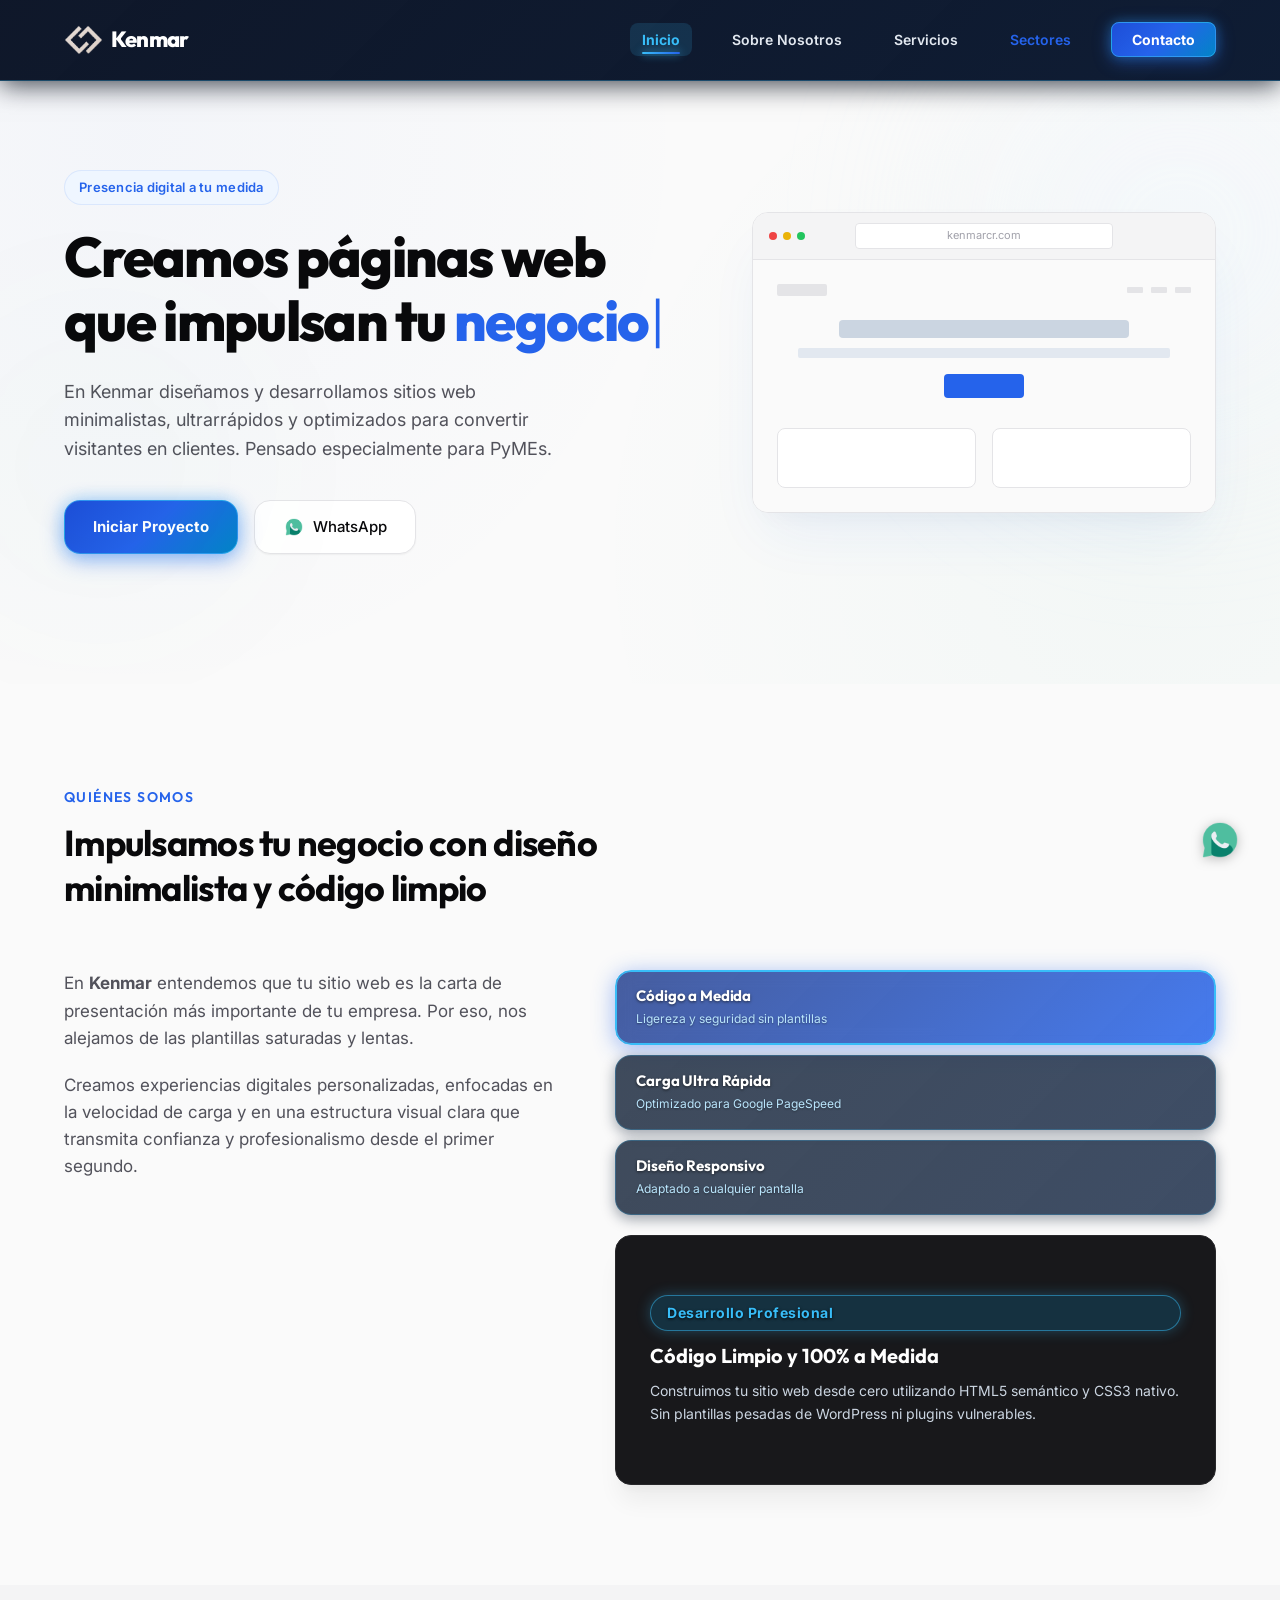
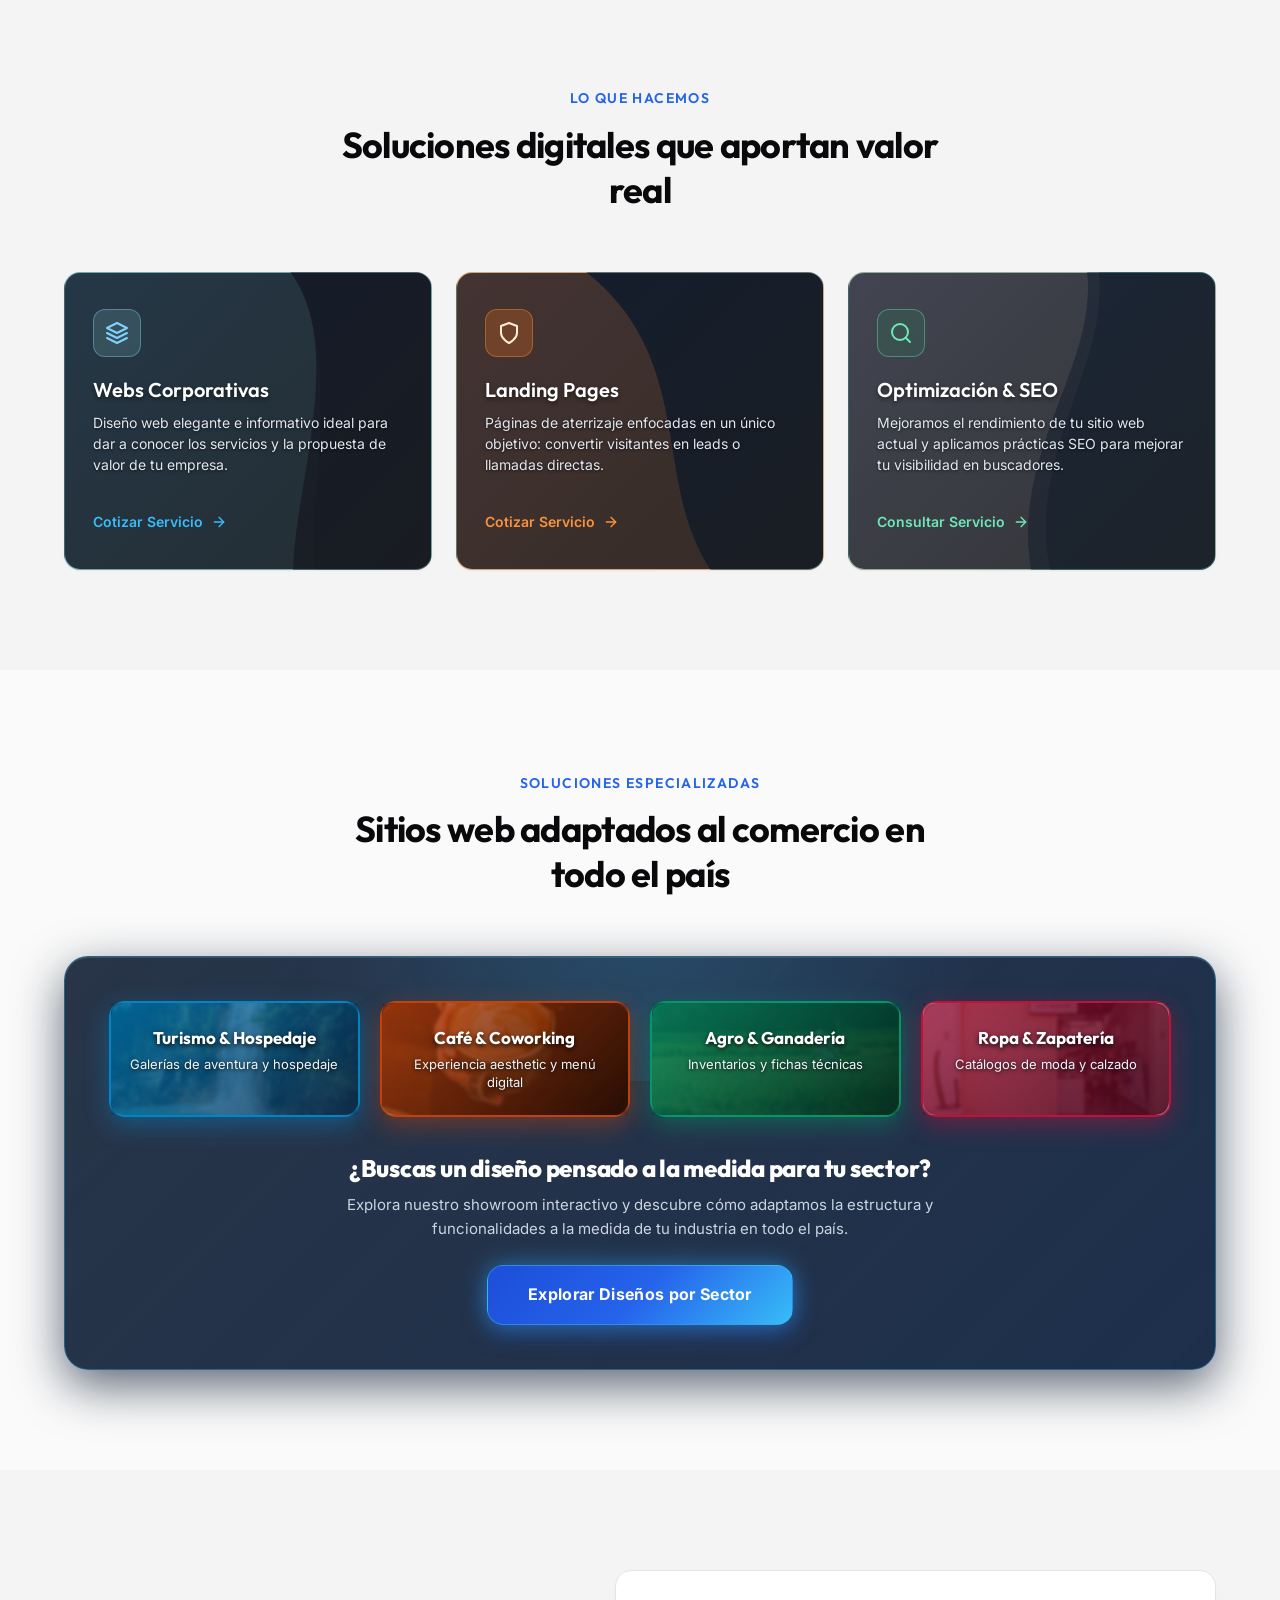
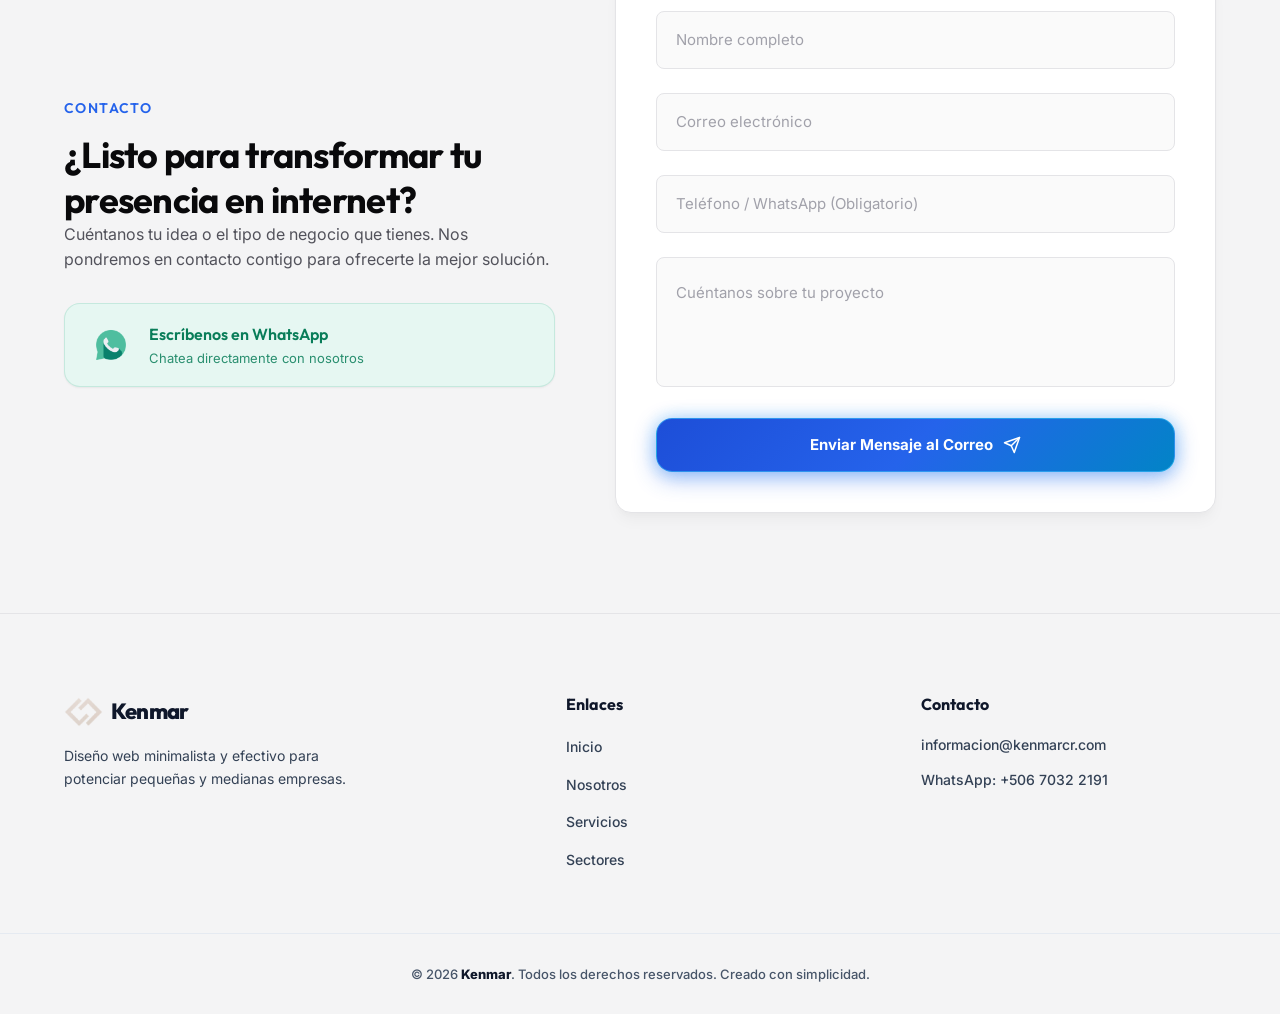
<file: index.html>
<!DOCTYPE html>
<html lang="es">
<head>
    <meta charset="UTF-8">
    <meta name="viewport" content="width=device-width, initial-scale=1.0">
    <meta name="description" content="Kenmar - Creación de páginas web profesionales, rápidas y minimalistas para pequeñas y medianas empresas (PyMEs). Lanza tu presencia digital hoy.">
    <meta name="google-site-verification" content="qlgM3YNdoHGLDA-dOd4pUh4FGu91Teki5vphsJPllwQ" />
    <title>Kenmar | Páginas Web Profesionales para PyMEs</title>
    <!-- Google Fonts -->
    <link rel="preconnect" href="https://fonts.googleapis.com">
    <link rel="preconnect" href="https://fonts.gstatic.com" crossorigin>
    <link href="https://fonts.googleapis.com/css2?family=Inter:wght@300;400;500;600&family=Outfit:wght@400;500;600;700;800&display=swap" rel="stylesheet">
    <link rel="stylesheet" href="styles.css">
    <link rel="icon" type="image/png" href="assets/favicon.png">
</head>
<body>

    <!-- Header / Navegación -->
    <header class="main-header" id="header">
        <div class="container header-container">
            <a href="#inicio" class="logo">
                <img src="assets/kenmar_logo.png" alt="Logo" class="logo-img">Kenmar
            </a>
            <nav class="nav-menu" id="nav-menu">
                <!-- Botón de cierre para móviles -->
                <button class="nav-close" id="nav-close" aria-label="Cerrar menú">&times;</button>
                <ul class="nav-list">
                    <li><a href="#inicio" class="nav-link active">Inicio</a></li>
                    <li><a href="#nosotros" class="nav-link">Sobre Nosotros</a></li>
                    <li><a href="#servicios" class="nav-link">Servicios</a></li>
                    <li><a href="sectores.html" class="nav-link special-link">Sectores</a></li>
                    <li><a href="#contacto" class="nav-link nav-btn">Contacto</a></li>
                </ul>
            </nav>
            <button class="nav-toggle" id="nav-toggle" aria-label="Abrir menú">
                <span class="burger-bar"></span>
                <span class="burger-bar"></span>
                <span class="burger-bar"></span>
            </button>
        </div>
    </header>

    <main>
        <!-- Sección Inicio (Hero) -->
        <section class="hero-section" id="inicio">
            <div class="container hero-container">
                <div class="hero-content">
                    <span class="hero-badge">Presencia digital a tu medida</span>
                    <h1 class="hero-title">Creamos páginas web que impulsan tu <span id="typewriter" class="accent-span">negocio</span><span class="cursor-blink">|</span></h1>
                    <p class="hero-description">En Kenmar diseñamos y desarrollamos sitios web minimalistas, ultrarrápidos y optimizados para convertir visitantes en clientes. Pensado especialmente para PyMEs.</p>
                    <div class="hero-ctas">
                        <a href="#contacto" class="btn btn-primary">Iniciar Proyecto</a>
                        <a href="https://wa.me/50670322191?text=Hola%20Kenmar,%20me%20gustar%C3%ADa%20cotizar%20una%20p%C3%A1gina%20web" target="_blank" rel="noopener noreferrer" class="btn btn-secondary btn-whatsapp-inline">
                            <img src="assets/whatsapp_icon.png" alt="WhatsApp" class="wa-btn-img">
                            WhatsApp
                        </a>
                    </div>
                </div>
                <div class="hero-visual" id="hero-visual">
                    <div class="browser-mockup" id="browser-mockup">
                        <div class="browser-bar">
                            <div class="browser-dots">
                                <span></span><span></span><span></span>
                            </div>
                            <div class="browser-url">kenmarcr.com</div>
                        </div>
                        <div class="browser-content-mock">
                            <div class="mock-nav">
                                <div class="mock-logo"></div>
                                <div class="mock-menu"><span></span><span></span><span></span></div>
                            </div>
                            <div class="mock-hero">
                                <div class="mock-title"></div>
                                <div class="mock-text"></div>
                                <div class="mock-button"></div>
                            </div>
                            <div class="mock-grid">
                                <div class="mock-card"></div>
                                <div class="mock-card"></div>
                            </div>
                        </div>
                    </div>
                </div>
            </div>
            <!-- Decoraciones de fondo -->
            <div class="bg-blur bg-blur-1"></div>
            <div class="bg-blur bg-blur-2"></div>
        </section>

        <!-- Sección Sobre Nosotros -->
        <section class="section" id="nosotros">
            <div class="container">
                <div class="section-header">
                    <span class="section-subtitle">Quiénes Somos</span>
                    <h2 class="section-title">Impulsamos tu negocio con diseño minimalista y código limpio</h2>
                </div>
                <div class="about-grid">
                    <div class="about-text">
                        <p>En <strong>Kenmar</strong> entendemos que tu sitio web es la carta de presentación más importante de tu empresa. Por eso, nos alejamos de las plantillas saturadas y lentas.</p>
                        <p>Creamos experiencias digitales personalizadas, enfocadas en la velocidad de carga y en una estructura visual clara que transmita confianza y profesionalismo desde el primer segundo.</p>
                    </div>
                    <div class="about-widget">
                        <!-- Selectores de pestañas (Pilares) -->
                        <div class="about-widget-tabs">
                            <button class="about-tab-btn active" data-tab="codigo">
                                <div class="tab-btn-text">
                                    <h4>Código a Medida</h4>
                                    <p>Ligereza y seguridad sin plantillas</p>
                                </div>
                            </button>
                            <button class="about-tab-btn" data-tab="velocidad">
                                <div class="loading-progress-bar"></div>
                                <div class="tab-btn-text">
                                    <h4>Carga Ultra Rápida</h4>
                                    <p>Optimizado para Google PageSpeed</p>
                                </div>
                            </button>
                            <button class="about-tab-btn" data-tab="responsivo">
                                <div class="tab-btn-text">
                                    <h4>Diseño Responsivo</h4>
                                    <p>Adaptado a cualquier pantalla</p>
                                </div>
                            </button>
                        </div>
                        
                        <!-- Pantalla de visualización interactiva -->
                        <div class="about-widget-screen">
                            <!-- Visualizador Código -->
                            <div class="about-screen-content active" id="screen-codigo">
                                <div class="code-info-card">
                                    <span class="view-tag">Desarrollo Profesional</span>
                                    <h3>Código Limpio y 100% a Medida</h3>
                                    <p>Construimos tu sitio web desde cero utilizando HTML5 semántico y CSS3 nativo. Sin plantillas pesadas de WordPress ni plugins vulnerables.</p>
                                </div>
                            </div>
                            
                            <!-- Visualizador Velocidad -->
                            <div class="about-screen-content" id="screen-velocidad" style="display: none;">
                                <div class="speed-test-box">
                                    <div class="tester-header-info">
                                        <span class="view-tag">Simulador de Rendimiento</span>
                                        <p class="tester-hint-text">Velocidad de carga por capas de optimización:</p>
                                    </div>
                                    <div class="black-loading-container">
                                        <!-- Barra 1: Estructura & Código -->
                                        <div class="speed-bar-item">
                                            <div class="speed-bar-label">
                                                <span>Estructura & Código Limpio HTML/CSS</span>
                                                <span class="speed-bar-val" id="bar-val-1">0.1s — 100% Instantáneo</span>
                                            </div>
                                            <div class="black-loading-track">
                                                <div class="white-loading-fill speed-fill-bar" id="speed-fill-1"></div>
                                            </div>
                                        </div>

                                        <!-- Barra 2: Imágenes & Multimedia -->
                                        <div class="speed-bar-item">
                                            <div class="speed-bar-label">
                                                <span>Imágenes & Multimedia Ligera</span>
                                                <span class="speed-bar-val" id="bar-val-2">0.2s — 100% Optimizado</span>
                                            </div>
                                            <div class="black-loading-track">
                                                <div class="white-loading-fill speed-fill-bar" id="speed-fill-2"></div>
                                            </div>
                                        </div>

                                        <!-- Barra 3: Servidor -->
                                        <div class="speed-bar-item">
                                            <div class="speed-bar-label">
                                                <span>Tiempo de Respuesta del Servidor (TTFB)</span>
                                                <span class="speed-bar-val" id="bar-val-3">0.1s — Carga Ultra Rápida</span>
                                            </div>
                                            <div class="black-loading-track">
                                                <div class="white-loading-fill speed-fill-bar" id="speed-fill-3"></div>
                                            </div>
                                        </div>
                                    </div>
                                    <button class="speed-test-btn" id="run-speed-test">▶ Repetir Test de Carga</button>
                                </div>
                            </div>
                            
                            <!-- Visualizador Responsivo -->
                            <div class="about-screen-content" id="screen-responsivo" style="display: none;">
                                <div class="responsive-tester">
                                    <div class="tester-header-info">
                                        <span class="view-tag">Simulador de Pantalla</span>
                                        <p class="tester-hint-text">Selecciona un dispositivo para ver cómo se adapta la estructura:</p>
                                    </div>
                                    <div class="tester-controls">
                                        <button class="tester-btn active" data-width="desktop">Escritorio</button>
                                        <button class="tester-btn" data-width="tablet">Tablet</button>
                                        <button class="tester-btn" data-width="mobile">Móvil</button>
                                    </div>
                                    <div class="tester-viewport-wrapper">
                                        <div class="tester-viewport desktop" id="tester-viewport">
                                            <div class="mock-site-box">
                                                <div class="mock-layout-header">
                                                    <div class="mock-layout-logo">Kenmar</div>
                                                    <div class="mock-layout-menu"><span></span><span></span><span></span></div>
                                                </div>
                                                <div class="mock-layout-hero">
                                                    <div class="mock-layout-hero-title">100% Fluido & Responsivo</div>
                                                    <div class="mock-layout-hero-text">Tu web se verá perfecta en teléfonos, tablets y computadoras.</div>
                                                </div>
                                                <div class="mock-layout-cards">
                                                    <div class="mock-layout-card">📦 Servicios</div>
                                                    <div class="mock-layout-card">⭐ Beneficios</div>
                                                    <div class="mock-layout-card">📞 Contacto</div>
                                                </div>
                                            </div>
                                        </div>
                                    </div>
                                </div>
                            </div>
                        </div>
                    </div>
                </div>
            </div>
        </section>

        <!-- Sección Servicios -->
        <section class="section section-alt" id="servicios">
            <div class="container">
                <div class="section-header text-center">
                    <span class="section-subtitle">Lo Que Hacemos</span>
                    <h2 class="section-title">Soluciones digitales que aportan valor real</h2>
                </div>
                <div class="services-grid">
                    <!-- Servicio 1: Webs Corporativas (Con imagen de fondo 1) -->
                    <a href="#contacto" class="service-card service-card-corp">
                        <div class="service-card-overlay"></div>
                        <div class="service-card-content">
                            <div class="service-icon icon-featured">
                                <svg viewBox="0 0 24 24" fill="none" stroke="currentColor" stroke-width="2" stroke-linecap="round" stroke-linejoin="round"><polygon points="12 2 2 7 12 12 22 7 12 2"/><polyline points="2 17 12 22 22 17"/><polyline points="2 12 12 17 22 12"/></svg>
                            </div>
                            <h3>Webs Corporativas</h3>
                            <p>Diseño web elegante e informativo ideal para dar a conocer los servicios y la propuesta de valor de tu empresa.</p>
                            <div class="service-btn-cta">
                                <span>Cotizar Servicio</span>
                                <svg class="btn-arrow" viewBox="0 0 24 24" fill="none" stroke="currentColor" stroke-width="2" stroke-linecap="round" stroke-linejoin="round"><line x1="5" y1="12" x2="19" y2="12"/><polyline points="12 5 19 12 12 19"/></svg>
                            </div>
                        </div>
                    </a>

                    <!-- Servicio 2: Landing Pages (Con imagen de fondo 2) -->
                    <a href="#contacto" class="service-card service-card-landing">
                        <div class="service-card-overlay"></div>
                        <div class="service-card-content">
                            <div class="service-icon icon-featured-landing">
                                <svg viewBox="0 0 24 24" fill="none" stroke="currentColor" stroke-width="2" stroke-linecap="round" stroke-linejoin="round"><path d="M12 22s8-4 8-10V5l-8-3-8 3v7c0 6 8 10 8 10z"/></svg>
                            </div>
                            <h3>Landing Pages</h3>
                            <p>Páginas de aterrizaje enfocadas en un único objetivo: convertir visitantes en leads o llamadas directas.</p>
                            <div class="service-btn-cta">
                                <span>Cotizar Servicio</span>
                                <svg class="btn-arrow" viewBox="0 0 24 24" fill="none" stroke="currentColor" stroke-width="2" stroke-linecap="round" stroke-linejoin="round"><line x1="5" y1="12" x2="19" y2="12"/><polyline points="12 5 19 12 12 19"/></svg>
                            </div>
                        </div>
                    </a>

                    <!-- Servicio 3: Optimización & SEO (Con imagen de fondo 3) -->
                    <a href="#contacto" class="service-card service-card-seo">
                        <div class="service-card-overlay"></div>
                        <div class="service-card-content">
                            <div class="service-icon icon-featured-seo">
                                <svg viewBox="0 0 24 24" fill="none" stroke="currentColor" stroke-width="2" stroke-linecap="round" stroke-linejoin="round"><circle cx="11" cy="11" r="8"/><line x1="21" x2="16.65" y1="21" y2="16.65"/></svg>
                            </div>
                            <h3>Optimización & SEO</h3>
                            <p>Mejoramos el rendimiento de tu sitio web actual y aplicamos prácticas SEO para mejorar tu visibilidad en buscadores.</p>
                            <div class="service-btn-cta">
                                <span>Consultar Servicio</span>
                                <svg class="btn-arrow" viewBox="0 0 24 24" fill="none" stroke="currentColor" stroke-width="2" stroke-linecap="round" stroke-linejoin="round"><line x1="5" y1="12" x2="19" y2="12"/><polyline points="12 5 19 12 12 19"/></svg>
                            </div>
                        </div>
                    </a>
                </div>
            </div>
        </section>

        <!-- Sección Sectores -->
        <section class="section" id="sectores">
            <div class="container">
                <div class="section-header text-center">
                    <span class="section-subtitle">Soluciones Especializadas</span>
                    <h2 class="section-title">Sitios web adaptados al comercio en todo el país</h2>
                </div>

                <!-- Showroom Interactivo por Sectores -->
                <div class="sectors-showroom-box">
                    <div class="sectors-grid-preview">
                        <div class="sector-mini-card turismo-mini-card">
                            <h4>Turismo & Hospedaje</h4>
                            <p>Galerías de aventura y hospedaje</p>
                        </div>
                        <div class="sector-mini-card cafe-mini-card">
                            <h4>Café & Coworking</h4>
                            <p>Experiencia aesthetic y menú digital</p>
                        </div>
                        <div class="sector-mini-card agro-mini-card">
                            <h4>Agro & Ganadería</h4>
                            <p>Inventarios y fichas técnicas</p>
                        </div>
                        <div class="sector-mini-card retail-mini-card">
                            <h4>Ropa & Zapatería</h4>
                            <p>Catálogos de moda y calzado</p>
                        </div>
                    </div>

                    <div class="sectors-action-area">
                        <div class="cta-banner-content text-center">
                            <h3>¿Buscas un diseño pensado a la medida para tu sector?</h3>
                            <p>Explora nuestro showroom interactivo y descubre cómo adaptamos la estructura y funcionalidades a la medida de tu industria en todo el país.</p>
                        </div>
                        <div class="text-center" style="margin-top: 24px;">
                            <a href="sectores.html" class="btn btn-primary hero-sector-btn">
                                Explorar Diseños por Sector
                            </a>
                        </div>
                    </div>
                </div>
            </div>
        </section>

        <!-- Sección Contacto -->
        <section class="section section-alt" id="contacto">
            <div class="container">
                <div class="contact-wrapper">
                    <!-- Información de Contacto -->
                    <div class="contact-info">
                        <span class="section-subtitle">Contacto</span>
                        <h2 class="section-title">¿Listo para transformar tu presencia en internet?</h2>
                        <p class="contact-desc">Cuéntanos tu idea o el tipo de negocio que tienes. Nos pondremos en contacto contigo para ofrecerte la mejor solución.</p>
                        
                        <div class="contact-channels">
                            <a href="https://wa.me/50670322191?text=Hola%20Kenmar,%20me%20gustar%C3%ADa%20cotizar%20una%20p%C3%A1gina%20web" target="_blank" rel="noopener noreferrer" class="whatsapp-card-btn">
                                <div class="wa-icon-box">
                                    <img src="assets/whatsapp_icon.png" alt="WhatsApp" class="wa-card-img">
                                </div>
                                <div class="wa-text-box">
                                    <span class="wa-label">Escríbenos en WhatsApp</span>
                                    <span class="wa-action">Chatea directamente con nosotros</span>
                                </div>
                            </a>
                        </div>
                    </div>

                    <!-- Formulario de Contacto -->
                    <div class="contact-form-container">
                        <form id="contact-form" class="contact-form" action="https://formsubmit.co/847ca14617861b9f643750df8e67dea3" method="POST">
                            <!-- Configuración para envío directo a Correo (FormSubmit) -->
                            <input type="hidden" name="_subject" value="Nuevo Proyecto Solicitado - Kenmar Web">
                            <input type="hidden" name="_template" value="table">
                            <input type="hidden" name="_captcha" value="false">

                            <div class="form-group">
                                <input type="text" id="name" name="name" required placeholder=" ">
                                <label for="name">Nombre completo</label>
                            </div>
                            <div class="form-group">
                                <input type="email" id="email" name="email" required placeholder=" ">
                                <label for="email">Correo electrónico</label>
                            </div>
                            <div class="form-group">
                                <input type="tel" id="phone" name="phone" required placeholder=" " pattern="[0-9+\s\-]{8,15}">
                                <label for="phone">Teléfono / WhatsApp (Obligatorio)</label>
                            </div>
                            <div class="form-group">
                                <textarea id="message" name="message" required placeholder=" " rows="4"></textarea>
                                <label for="message">Cuéntanos sobre tu proyecto</label>
                            </div>
                            <button type="submit" class="btn btn-primary btn-submit">
                                <span>Enviar Mensaje al Correo</span>
                                <svg class="btn-icon" viewBox="0 0 24 24" fill="none" stroke="currentColor" stroke-width="2" stroke-linecap="round" stroke-linejoin="round"><line x1="22" x2="11" y1="2" y2="13"/><polygon points="22 2 15 22 11 13 2 9 22 2"/></svg>
                            </button>
                        </form>
                        <div id="form-feedback" class="form-feedback hidden"></div>
                    </div>
                </div>
            </div>
        </section>
    </main>

    <!-- Footer -->
    <footer class="main-footer">
        <div class="container footer-container">
            <div class="footer-brand">
                <a href="#inicio" class="logo"><img src="assets/kenmar_logo.png" alt="Logo" class="logo-img">Kenmar</a>
                <p>Diseño web minimalista y efectivo para potenciar pequeñas y medianas empresas.</p>
            </div>
            <div class="footer-links">
                <h4>Enlaces</h4>
                <ul>
                    <li><a href="#inicio">Inicio</a></li>
                    <li><a href="#nosotros">Nosotros</a></li>
                    <li><a href="#servicios">Servicios</a></li>
                    <li><a href="sectores.html">Sectores</a></li>
                </ul>
            </div>
            <div class="footer-contact">
                <h4>Contacto</h4>
                <p>informacion@kenmarcr.com</p>
                 <p>WhatsApp: +506 7032 2191</p>
            </div>
        </div>
        <div class="footer-bottom">
            <div class="container">
                <p>&copy; 2026 <strong>Kenmar</strong>. Todos los derechos reservados. Creado con simplicidad.</p>
            </div>
        </div>
    </footer>

    <!-- Botón de WhatsApp Flotante -->
    <a href="https://wa.me/50670322191?text=Hola%20Kenmar,%20me%20gustar%C3%ADa%20cotizar%20una%20p%C3%A1gina%20web" 
       target="_blank" rel="noopener noreferrer" class="whatsapp-float" id="whatsapp-float" aria-label="Escríbenos por WhatsApp">
        <img src="assets/whatsapp_icon.png" alt="WhatsApp" class="wa-float-img">
        <span class="whatsapp-tooltip">¡Escríbenos!</span>
    </a>

    <script src="app.js"></script>
</body>
</html>
</file>
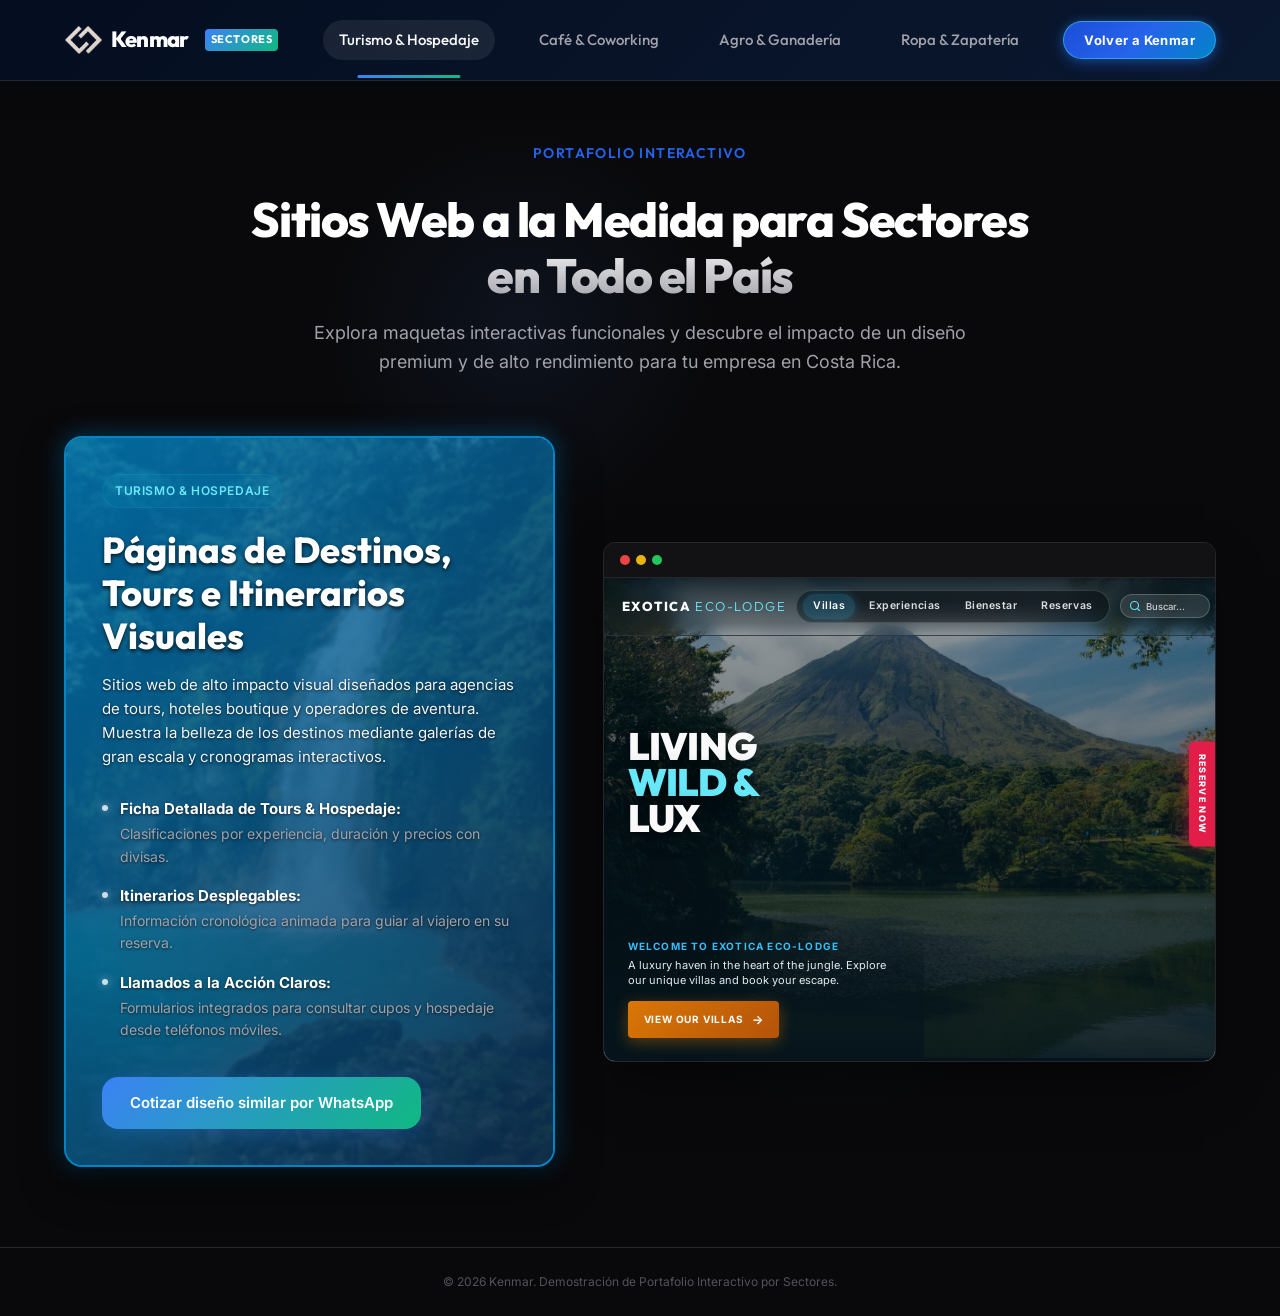
<file: sectores.html>
<!DOCTYPE html>
<html lang="es">
<head>
    <meta charset="UTF-8">
    <meta name="viewport" content="width=device-width, initial-scale=1.0">
    <meta name="description" content="Diseño y desarrollo de páginas web a medida para los sectores clave en Costa Rica: retail, ganadería, agricultura, turismo, cafeterías y coworking. Impulsa tu PyME con Kenmar.">
    <title>Kenmar | Portafolio Interactivo por Sectores</title>
    <!-- Google Fonts -->
    <link rel="preconnect" href="https://fonts.googleapis.com">
    <link rel="preconnect" href="https://fonts.gstatic.com" crossorigin>
    <link href="https://fonts.googleapis.com/css2?family=Inter:wght@300;400;500;600;700&family=Outfit:wght@400;500;600;700;800&display=swap" rel="stylesheet">
    <!-- Hojas de Estilo -->
    <link rel="stylesheet" href="styles.css"> <!-- Importamos estilos base de Kenmar -->
    <link rel="stylesheet" href="sectores.css"> <!-- Estilos específicos y oscuros para sectores -->
    <link rel="icon" type="image/png" href="assets/favicon.png">
</head>
<body class="dark-theme">

    <!-- Header / Navegación Oscura -->
    <header class="main-header" id="header">
        <div class="container header-container">
            <a href="index.html" class="logo">
                <img src="assets/kenmar_logo.png" alt="Logo" class="logo-img">Kenmar<span class="logo-badge">Sectores</span>
            </a>
            
            <!-- Menú de sectores industriales para especialización inmediata -->
            <nav class="nav-menu" id="nav-menu">
                <!-- Botón de cierre para móviles -->
                <button class="nav-close" id="nav-close" aria-label="Cerrar menú">&times;</button>
                <ul class="nav-list">
                    <li><button class="nav-sector-btn active" data-sector="turismo">Turismo & Hospedaje</button></li>
                    <li><button class="nav-sector-btn" data-sector="cafe">Café & Coworking</button></li>
                    <li><button class="nav-sector-btn" data-sector="agro">Agro & Ganadería</button></li>
                    <li><button class="nav-sector-btn" data-sector="retail">Ropa & Zapatería</button></li>
                    <li><a href="index.html" class="nav-link return-btn">Volver a Kenmar</a></li>
                </ul>
            </nav>
            
            <button class="nav-toggle" id="nav-toggle" aria-label="Abrir menú">
                <span class="burger-bar"></span>
                <span class="burger-bar"></span>
                <span class="burger-bar"></span>
            </button>
        </div>
    </header>

    <main>
        <!-- Sección Hero del Portafolio Interactivo -->
        <section class="showcase-hero">
            <div class="container">
                <div class="showcase-header text-center">
                    <span class="section-subtitle">Portafolio Interactivo</span>
                    <h1 class="main-title">Sitios Web a la Medida para Sectores en Todo el País</h1>
                    <p class="main-desc">Explora maquetas interactivas funcionales y descubre el impacto de un diseño premium y de alto rendimiento para tu empresa en Costa Rica.</p>
                </div>

                <!-- Showcase Split View (Info Panel + Mockup Visualizer) -->
                <div class="showcase-grid">
                    
                    <!-- Columna Izquierda: Información Dinámica del Sector -->
                    <div class="info-column">
                        
                        <!-- Panel Turismo & Hospedaje -->
                        <div class="sector-info-panel active" id="info-turismo">
                            <div class="sector-badge font-heading turismo">Turismo & Hospedaje</div>
                            <h2>Páginas de Destinos, Tours e Itinerarios Visuales</h2>
                            <p class="sector-description">Sitios web de alto impacto visual diseñados para agencias de tours, hoteles boutique y operadores de aventura. Muestra la belleza de los destinos mediante galerías de gran escala y cronogramas interactivos.</p>
                            
                            <ul class="feature-list">
                                <li>
                                    <div>
                                        <strong>Ficha Detallada de Tours & Hospedaje:</strong> Clasificaciones por experiencia, duración y precios con divisas.
                                    </div>
                                </li>
                                <li>
                                    <div>
                                        <strong>Itinerarios Desplegables:</strong> Información cronológica animada para guiar al viajero en su reserva.
                                    </div>
                                </li>
                                <li>
                                    <div>
                                        <strong>Llamados a la Acción Claros:</strong> Formularios integrados para consultar cupos y hospedaje desde teléfonos móviles.
                                    </div>
                                </li>
                            </ul>

                            <div class="sector-ctas">
                                <a href="https://wa.me/50670322191?text=Hola%20Kenmar,%20me%20gustar%C3%ADa%20cotizar%20un%20dise%C3%B1o%20web%20similar%20al%20de%20Turismo%20%26%20Hospedaje" target="_blank" rel="noopener noreferrer" class="btn btn-accent btn-whatsapp-sector">
                                    Cotizar diseño similar por WhatsApp
                                </a>
                            </div>
                        </div>

                        <!-- Panel Café & Coworking -->
                        <div class="sector-info-panel" id="info-cafe">
                            <div class="sector-badge font-heading cafe">Café & Coworking</div>
                            <h2>Páginas para Cafeterías y Espacios Coworking</h2>
                            <p class="sector-description">Diseño moderno, cálido y aesthetic ideal para cafeterías de especialidad y locales gastronómicos. Muestra la atmósfera acogedora de tus instalaciones (vibe visual) y presenta una carta digital interactiva para atraer clientes locales y nómadas digitales.</p>
                            
                            <ul class="feature-list">
                                <li>
                                    <div>
                                        <strong>Galería Aesthetic de Espacios:</strong> Muestra los rincones de tu local (terrazas, salones de enfoque, rincones relax) con un diseño visual premium.
                                    </div>
                                </li>
                                <li>
                                    <div>
                                        <strong>Menú Digital de Especialidad:</strong> Carta interactiva optimizada para móviles con tus bebidas, repostería y planes de trabajo.
                                    </div>
                                </li>
                                <li>
                                    <div>
                                        <strong>Cotización Directa de Combos:</strong> Permite a las personas consultar precios o cotizar eventos especiales y paquetes de coworking por WhatsApp en un clic.
                                    </div>
                                </li>
                            </ul>

                            <div class="sector-ctas">
                                <a href="https://wa.me/50670322191?text=Hola%20Kenmar,%20me%20gustar%C3%ADa%20cotizar%20un%20dise%C3%B1o%20web%20similar%20al%20de%20Caf%C3%A9%20%26%20Coworking" target="_blank" rel="noopener noreferrer" class="btn btn-accent btn-whatsapp-sector">
                                    Cotizar diseño similar por WhatsApp
                                </a>
                            </div>
                        </div>

                        <!-- Panel Agro & Ganadería -->
                        <div class="sector-info-panel" id="info-agro">
                            <div class="sector-badge font-heading agro">Agro & Ganadería</div>
                            <h2>Sitios Web Corporativos y Catálogos de Insumos</h2>
                            <p class="sector-description">Páginas web corporativas robustas diseñadas especialmente para distribuidoras de agroinsumos, veterinarias, fincas y ganaderías. Proyecta solidez técnica con fichas técnicas descargables e inventarios clasificados por categorías.</p>
                            
                            <ul class="feature-list">
                                <li>
                                    <div>
                                        <strong>Buscador y Filtro de Productos:</strong> Filtra fertilizantes, semillas o maquinaria de forma instantánea.
                                    </div>
                                </li>
                                <li>
                                    <div>
                                        <strong>Fichas Técnicas Integradas:</strong> Acceso rápido a especificaciones de productos y hojas de seguridad.
                                    </div>
                                </li>
                                <li>
                                    <div>
                                        <strong>Módulo Corporativo:</strong> Secciones dedicadas a servicios agrícolas, cobertura de entrega y asesoría técnica.
                                    </div>
                                </li>
                            </ul>

                            <div class="sector-ctas">
                                <a href="https://wa.me/50670322191?text=Hola%20Kenmar,%20me%20gustar%C3%ADa%20cotizar%20un%20dise%C3%B1o%20web%20similar%20al%20de%20Agro%20%26%20Ganader%C3%ADa" target="_blank" rel="noopener noreferrer" class="btn btn-accent btn-whatsapp-sector">
                                    Cotizar diseño similar por WhatsApp
                                </a>
                            </div>
                        </div>

                        <!-- Panel Ropa & Zapatería -->
                        <div class="sector-info-panel" id="info-retail">
                            <div class="sector-badge font-heading">Ropa & Zapatería</div>
                            <h2>Catálogos de Moda, Ropa y Calzado</h2>
                            <p class="sector-description">Diseño ágil y comercial adaptado tanto para boutiques de ropa como para zapaterías. Exhibe tus colecciones, prendas, calzado y accesorios con filtros por categorías y consultas directas a WhatsApp.</p>
                            
                            <ul class="feature-list">
                                <li>
                                    <div>
                                        <strong>Catálogo Mixto (Ropa & Calzado):</strong> Exhibición de prendas y calzado con selectores de talla y color interactivos.
                                    </div>
                                </li>
                                <li>
                                    <div>
                                        <strong>Consulta Directa de Stock:</strong> Botones rápidos que envían una plantilla estructurada del artículo directamente por WhatsApp.
                                    </div>
                                </li>
                                <li>
                                    <div>
                                        <strong>Filtros Dinámicos de Colección:</strong> Clasificaciones veloces para que el cliente alterne entre prendas y calzado al instante.
                                    </div>
                                </li>
                            </ul>

                            <div class="sector-ctas">
                                <a href="https://wa.me/50670322191?text=Hola%20Kenmar,%20me%20gustar%C3%ADa%20cotizar%20un%20dise%C3%B1o%20web%20similar%20al%20de%20Ropa%20%26%20Zapater%C3%ADa" target="_blank" rel="noopener noreferrer" class="btn btn-accent btn-whatsapp-sector">
                                    Cotizar diseño similar por WhatsApp
                                </a>
                            </div>
                        </div>
                    </div>

                    <!-- Columna Derecha: El Navegador Web Simulado (Mockup Interactivo) -->
                    <div class="mockup-column">
                        <div class="browser-mockup shadow-lg">
                            <div class="browser-bar">
                                <div class="browser-dots">
                                    <span class="dot-red"></span>
                                    <span class="dot-yellow"></span>
                                    <span class="dot-green"></span>
                                </div>
                            </div>
                            
                            <!-- Contenedor Interno de las Páginas Simuladas -->
                            <div class="browser-content" id="browser-content-viewport">
                                
                                <!-- MOCKUP 1: MODA & RETAIL (Tema Claro Minimalista Comercial) -->
                                <!-- MOCKUP 1: ROPA & ZAPATERÍA (Vía Moda - Boutique Minimalista) -->
                                <div class="mockup-view" id="mockup-view-retail">
                                    <div class="viamoda-wrapper">
                                        
                                        <!-- Header Superior Vía Moda -->
                                        <header class="viamoda-header">
                                            <div class="viamoda-brand">
                                                <span class="viamoda-name">VÍA MODA</span>
                                                <span class="viamoda-dot"></span>
                                            </div>
                                            <div class="viamoda-subtitle">Boutique & Essential Wear</div>
                                        </header>

                                        <!-- Héroe Principal (Texto en Negro a la Izquierda) -->
                                        <div class="viamoda-hero-content">
                                            <span class="viamoda-tag font-heading">COLECCIÓN NOUVEAU</span>
                                            <h2 class="viamoda-title">VÍA MODA</h2>
                                            <p class="viamoda-desc">Tendencias minimalistas, paleta de tonos neutros y prendas esenciales diseñadas para elevar tu estilo cotidiano con elegancia sobria.</p>
                                        </div>

                                        <!-- Micro-Menú de Categorías (Prendas de Vestir vs. Calzado) & Filtros -->
                                        <div class="viamoda-micro-nav">
                                            <div class="viamoda-cat-tabs">
                                                <button class="viamoda-cat-btn active" data-viamoda-cat="prendas">Prendas de Vestir</button>
                                                <button class="viamoda-cat-btn" data-viamoda-cat="calzado">Calzado</button>
                                            </div>

                                            <!-- Panel de Filtros Interactivos Rápido (Talla, Color, Tipo) -->
                                            <div class="viamoda-filter-bar">
                                                <div class="filter-group">
                                                    <span class="filter-title">Filtrar:</span>
                                                    <button class="viamoda-subfilter-btn active" data-filter="all">Todos</button>
                                                    <button class="viamoda-subfilter-btn" data-filter="neutros">Tonos Neutros</button>
                                                    <button class="viamoda-subfilter-btn" data-filter="salmon">Acento Salmón</button>
                                                </div>
                                            </div>
                                        </div>

                                        <!-- Catálogo Visual en Tarjetas con Bordes Finos & Variantes de Color -->
                                        <div class="viamoda-catalog-grid" id="viamoda-catalog-grid">
                                            
                                            <!-- PRODUCTO 1: Sweater Oversized Essential (Prendas) -->
                                            <div class="viamoda-card" data-cat="prendas" data-tone="neutros">
                                                <div class="card-visual">
                                                    <img src="assets/viamoda_sweatshirt.jpg" alt="Sweater Oversized Essential" class="card-img">
                                                    <span class="card-badge">Básico</span>
                                                </div>
                                                <div class="card-body">
                                                    <div class="card-meta">
                                                        <span class="card-category">Prendas</span>
                                                        <span class="card-price">₡24,000</span>
                                                    </div>
                                                    <h5 class="card-title">Sweater Oversized Essential</h5>
                                                    <p class="card-specs">Algodón fleece orgánico pre-encogido. Talles S, M, L.</p>
                                                    
                                                    <!-- Círculos Variantes de Color -->
                                                    <div class="card-color-swatches">
                                                        <span class="swatch active" style="background-color: #ffffff; border: 1px solid #d1d1d1;" title="Blanco Marfil"></span>
                                                        <span class="swatch" style="background-color: #7d7d7d;" title="Gris Melange"></span>
                                                        <span class="swatch" style="background-color: #f8a186;" title="Salmón Pastel"></span>
                                                        <span class="swatch" style="background-color: #1a1a1a;" title="Negro Azabache"></span>
                                                    </div>

                                                    <button class="btn-viamoda-consult" data-item="Sweater Oversized Essential (₡24,000)">Consultar</button>
                                                </div>
                                            </div>

                                            <!-- PRODUCTO 2: Pack T-Shirts Premium Cotton (Prendas) -->
                                            <div class="viamoda-card" data-cat="prendas" data-tone="neutros">
                                                <div class="card-visual">
                                                    <img src="assets/viamoda_tshirts.jpg" alt="Pack T-Shirts Premium Cotton" class="card-img">
                                                    <span class="card-badge">Esencial</span>
                                                </div>
                                                <div class="card-body">
                                                    <div class="card-meta">
                                                        <span class="card-category">Prendas</span>
                                                        <span class="card-price">₡28,500</span>
                                                    </div>
                                                    <h5 class="card-title">Pack T-Shirts Premium Cotton</h5>
                                                    <p class="card-specs">Set x3 camisetas heavy-weight algodón 100% Pima. Corte regular fit.</p>
                                                    
                                                    <!-- Círculos Variantes de Color -->
                                                    <div class="card-color-swatches">
                                                        <span class="swatch active" style="background-color: #333333;" title="Carbón"></span>
                                                        <span class="swatch" style="background-color: #ffffff; border: 1px solid #d1d1d1;" title="Blanco Pura"></span>
                                                        <span class="swatch" style="background-color: #999999;" title="Gris Cemento"></span>
                                                    </div>

                                                    <button class="btn-viamoda-consult" data-item="Pack T-Shirts Premium Cotton (₡28,500)">Consultar</button>
                                                </div>
                                            </div>

                                            <!-- PRODUCTO 3: Sneakers Streetwear Multi-Tone (Calzado) -->
                                            <div class="viamoda-card hidden" data-cat="calzado" data-tone="salmon">
                                                <div class="card-visual">
                                                    <img src="assets/viamoda_sneakers_retro.jpg" alt="Sneakers Streetwear Multi-Tone" class="card-img">
                                                    <span class="card-badge">Calzado</span>
                                                </div>
                                                <div class="card-body">
                                                    <div class="card-meta">
                                                        <span class="card-category">Calzado</span>
                                                        <span class="card-price">₡42,000</span>
                                                    </div>
                                                    <h5 class="card-title">Sneakers Streetwear Multi-Tone</h5>
                                                    <p class="card-specs">Cuero genuino y gamuza retro. Suela ergonómica de caucho natural.</p>
                                                    
                                                    <!-- Círculos Variantes de Color -->
                                                    <div class="card-color-swatches">
                                                        <span class="swatch active" style="background-color: #e5c158;" title="Mostaza & Menta"></span>
                                                        <span class="swatch" style="background-color: #f8a186;" title="Salmón Retro"></span>
                                                        <span class="swatch" style="background-color: #ffffff; border: 1px solid #d1d1d1;" title="Blanco Nieve"></span>
                                                    </div>

                                                    <button class="btn-viamoda-consult" data-item="Sneakers Streetwear Multi-Tone (₡42,000)">Consultar</button>
                                                </div>
                                            </div>

                                            <!-- PRODUCTO 4: Sneakers Pastel Peach Retro (Calzado) -->
                                            <div class="viamoda-card hidden" data-cat="calzado" data-tone="salmon">
                                                <div class="card-visual">
                                                    <img src="assets/viamoda_sneakers_peach.jpg" alt="Sneakers Pastel Peach Retro" class="card-img">
                                                    <span class="card-badge">Trending</span>
                                                </div>
                                                <div class="card-body">
                                                    <div class="card-meta">
                                                        <span class="card-category">Calzado</span>
                                                        <span class="card-price">₡39,000</span>
                                                    </div>
                                                    <h5 class="card-title">Sneakers Pastel Peach Retro</h5>
                                                    <p class="card-specs">Edición limitada en tono durazno/salmón pastel con inserciones de gamuza suave.</p>
                                                    
                                                    <!-- Círculos Variantes de Color -->
                                                    <div class="card-color-swatches">
                                                        <span class="swatch active" style="background-color: #f8a186;" title="Durazno Salmón"></span>
                                                        <span class="swatch" style="background-color: #fde8e2;" title="Rosa Pastel"></span>
                                                        <span class="swatch" style="background-color: #ffffff; border: 1px solid #d1d1d1;" title="Blanco Crema"></span>
                                                    </div>

                                                    <button class="btn-viamoda-consult" data-item="Sneakers Pastel Peach Retro (₡39,000)">Consultar</button>
                                                </div>
                                            </div>

                                        </div>

                                    </div>
                                </div>

                                <!-- MOCKUP 2: AGRO & GANADERÍA (AgroSanCarlos - Soluciones Agrícolas Corporativas) -->
                                <div class="mockup-view" id="mockup-view-agro">
                                    <div class="agrosancarlos-wrapper">
                                        
                                        <!-- Header Superior 100% Transparente con Palabras Resaltadas -->
                                        <header class="agro-transparent-header">
                                            <div class="agro-brand-logo">
                                                <span class="brand-text">AGROINSUMOS</span>
                                                <span class="brand-dot"></span>
                                            </div>

                                            <!-- Menú Transparente de Acciones Resaltadas -->
                                            <nav class="agro-transparent-nav">
                                                <button class="agro-nav-item active" data-agro-tab="todos">INICIO</button>
                                                <button class="agro-nav-item" data-agro-tab="herramientas">HERRAMIENTAS</button>
                                                <button class="agro-nav-item" data-agro-tab="abonos">ABONOS</button>
                                                <button class="agro-nav-item" data-agro-tab="proteccion">PROTECCIÓN</button>
                                                <button class="agro-nav-item agro-nav-highlight" id="btn-agro-direct-quote">COTIZACIÓN</button>
                                            </nav>
                                        </header>

                                        <!-- Contenido Principal Corporativo (Diferenciado e Integrado Directamente en Página) -->
                                        <div class="agro-main-container">
                                            
                                            <!-- Encabezado del Héroe Corporativo -->
                                            <div class="agro-hero-banner">
                                                <div class="agro-hero-left">
                                                    <span class="agro-category-badge font-heading">INSUMOS & ASESORÍA TÉCNICA</span>
                                                    <h2 class="agro-hero-title">SOLUCIONES AGRÍCOLAS EFICIENTES Y PROFESIONALES</h2>
                                                    <p class="agro-hero-desc">Nutrición vegetal de precisión, herramientas de alta resistencia y protección biológica para maximizar la productividad y sanidad de tu finca.</p>
                                                </div>

                                                <!-- Selector Rápido de Categorías Inline -->
                                                <div class="agro-inline-filter">
                                                    <span class="filter-label">Categorías:</span>
                                                    <div class="filter-buttons-group">
                                                        <button class="agro-filter-btn active" data-filter="all">Todas</button>
                                                        <button class="agro-filter-btn" data-filter="herramientas">Herramientas</button>
                                                        <button class="agro-filter-btn" data-filter="abonos">Abonos</button>
                                                        <button class="agro-filter-btn" data-filter="proteccion">Protección</button>
                                                    </div>
                                                </div>
                                            </div>

                                            <!-- Catálogo Inline Corporativo (Directamente Visible en Pantalla) -->
                                            <div class="agro-inline-catalog" id="agro-inline-catalog">
                                                
                                                <!-- CATEGORÍA 1: HERRAMIENTAS -->
                                                <!-- Item 1: Pulverizador Pro 16L -->
                                                <div class="agro-inline-card" data-cat="herramientas">
                                                    <div class="card-top">
                                                        <span class="card-sku">SKU: AG-501</span>
                                                        <span class="card-price">₡34,500</span>
                                                    </div>
                                                    <h5 class="card-name">Pulverizador de Espalda Pro 16L</h5>
                                                    <p class="card-spec">Tanque de polietileno reforzado con lanza de acero inoxidable y boquilla ajustable para aspersión de alta precisión.</p>
                                                    <div class="card-action">
                                                        <button class="btn-agro-inline-quote" data-product="Pulverizador de Espalda Pro 16L (₡34,500)">Cotizar</button>
                                                    </div>
                                                </div>

                                                <!-- Item 2: Tijera de Podar Bypass -->
                                                <div class="agro-inline-card" data-cat="herramientas">
                                                    <div class="card-top">
                                                        <span class="card-sku">SKU: AG-502</span>
                                                        <span class="card-price">₡14,900</span>
                                                    </div>
                                                    <h5 class="card-name">Tijera de Podar Profesional Bypass</h5>
                                                    <p class="card-spec">Cuchillas de acero al carbono forjado con mangos ergonómicos antideslizantes para corte limpio sin dañar la planta.</p>
                                                    <div class="card-action">
                                                        <button class="btn-agro-inline-quote" data-product="Tijera de Podar Profesional Bypass (₡14,900)">Cotizar</button>
                                                    </div>
                                                </div>

                                                <!-- Item 3: Motoguadaña Industrial 52cc -->
                                                <div class="agro-inline-card" data-cat="herramientas">
                                                    <div class="card-top">
                                                        <span class="card-sku">SKU: AG-503</span>
                                                        <span class="card-price">₡148,000</span>
                                                    </div>
                                                    <h5 class="card-name">Motoguadaña Industrial 52cc</h5>
                                                    <p class="card-spec">Motor 2 tiempos de alto torque, eje sólido de transmisión de acero templado y arnés ergonómico antifatiga.</p>
                                                    <div class="card-action">
                                                        <button class="btn-agro-inline-quote" data-product="Motoguadaña Industrial 52cc (₡148,000)">Cotizar</button>
                                                    </div>
                                                </div>

                                                <!-- CATEGORÍA 2: ABONOS -->
                                                <!-- Item 4: NitroMax Desarrollo Orgánico 50kg -->
                                                <div class="agro-inline-card" data-cat="abonos">
                                                    <div class="card-top">
                                                        <span class="card-sku">SKU: AG-301</span>
                                                        <span class="card-price">₡22,800</span>
                                                    </div>
                                                    <h5 class="card-name">NitroMax Desarrollo Orgánico 50kg</h5>
                                                    <p class="card-spec">Nitrógeno granular de liberación controlada enriquecido con materia orgánica para estimulación activa de raíz.</p>
                                                    <div class="card-action">
                                                        <button class="btn-agro-inline-quote" data-product="NitroMax Desarrollo Orgánico 50kg (₡22,800)">Cotizar</button>
                                                    </div>
                                                </div>

                                                <!-- Item 5: NutriFolium Complejo Micro 5L -->
                                                <div class="agro-inline-card" data-cat="abonos">
                                                    <div class="card-top">
                                                        <span class="card-sku">SKU: AG-302</span>
                                                        <span class="card-price">₡16,500</span>
                                                    </div>
                                                    <h5 class="card-name">NutriFolium Complejo Micro 5L</h5>
                                                    <p class="card-spec">Concentrado de boro, zinc, magnesio y hierro quelatado para rápida asimilación foliar en etapas críticas de floración.</p>
                                                    <div class="card-action">
                                                        <button class="btn-agro-inline-quote" data-product="NutriFolium Complejo Micro 5L (₡16,500)">Cotizar</button>
                                                    </div>
                                                </div>

                                                <!-- Item 6: Enmienda Cal Dolomita 45kg -->
                                                <div class="agro-inline-card" data-cat="abonos">
                                                    <div class="card-top">
                                                        <span class="card-sku">SKU: AG-303</span>
                                                        <span class="card-price">₡7,200</span>
                                                    </div>
                                                    <h5 class="card-name">Enmienda Agrícola Cal Dolomita 45kg</h5>
                                                    <p class="card-spec">Corrector de acidez de suelo de alta solubilidad con aporte de calcio y magnesio assimilable para balance de pH.</p>
                                                    <div class="card-action">
                                                        <button class="btn-agro-inline-quote" data-product="Enmienda Agrícola Cal Dolomita 45kg (₡7,200)">Cotizar</button>
                                                    </div>
                                                </div>

                                                <!-- CATEGORÍA 3: PROTECCIÓN DE CULTIVO -->
                                                <!-- Item 7: Bio-Limpio Herbicida System 4L -->
                                                <div class="agro-inline-card" data-cat="proteccion">
                                                    <div class="card-top">
                                                        <span class="card-sku">SKU: AG-101</span>
                                                        <span class="card-price">₡18,500</span>
                                                    </div>
                                                    <h5 class="card-name">Bio-Limpio Herbicida System 4L</h5>
                                                    <p class="card-spec">Fórmula sistémica para control eficaz de maleza de hoja ancha sin afectar cultivos ni alterar la microfauna del suelo.</p>
                                                    <div class="card-action">
                                                        <button class="btn-agro-inline-quote" data-product="Bio-Limpio Herbicida System 4L (₡18,500)">Cotizar</button>
                                                    </div>
                                                </div>

                                                <!-- Item 8: Fungicida Preventivo Cupril 1L -->
                                                <div class="agro-inline-card" data-cat="proteccion">
                                                    <div class="card-top">
                                                        <span class="card-sku">SKU: AG-102</span>
                                                        <span class="card-price">₡12,400</span>
                                                    </div>
                                                    <h5 class="card-name">Fungicida Preventivo Cupril 1L</h5>
                                                    <p class="card-spec">Cobre coloidal en suspensión acuosa para protección preventiva foliar contra hongo, mildiu y mancha negra.</p>
                                                    <div class="card-action">
                                                        <button class="btn-agro-inline-quote" data-product="Fungicida Preventivo Cupril 1L (₡12,400)">Cotizar</button>
                                                    </div>
                                                </div>

                                                <!-- Item 9: Insecticida Orgánico Bio-Guard 1L -->
                                                <div class="agro-inline-card" data-cat="proteccion">
                                                    <div class="card-top">
                                                        <span class="card-sku">SKU: AG-103</span>
                                                        <span class="card-price">₡15,800</span>
                                                    </div>
                                                    <h5 class="card-name">Insecticida Orgánico Bio-Guard 1L</h5>
                                                    <p class="card-spec">Extracto purificado de Neem y sales potásicas para control biológico continuo de trips, mosca blanca y pulgones.</p>
                                                    <div class="card-action">
                                                        <button class="btn-agro-inline-quote" data-product="Insecticida Orgánico Bio-Guard 1L (₡15,800)">Cotizar</button>
                                                    </div>
                                                </div>

                                            </div>
                                        </div>

                                    </div>
                                </div>

                                <!-- MOCKUP 3: CAFÉ & COWORKING (Cafetería y Restaurante) -->
                                <div class="mockup-view" id="mockup-view-cafe">
                                    <div class="almorea-wrapper">
                                        <!-- Header Superior de Cafetería -->
                                        <div class="almorea-header">
                                            <div class="almorea-brand">
                                                <span class="almorea-name">CAFETERÍA <span>RESTURANTE</span></span>
                                            </div>
                                            <div class="almorea-subtitle">Cafetería & Restaurante</div>
                                        </div>

                                        <!-- Héroe Principal (Texto en Blanco a la Izquierda) -->
                                        <div class="almorea-hero-content">
                                            <span class="almorea-tag font-heading">CAFETERÍA Y RESTAURANTE</span>
                                            <h2 class="almorea-title">CAFETERÍA Y RESTAURANTE</h2>
                                            <p class="almorea-desc">Disfruta de café de especialidad, matcha ceremonial, desayunos campesinos, almuerzos gourmet y repostería artesanal recién horneada en un ambiente cálido y moderno.</p>
                                            <button class="btn-almorea-menu" id="btn-open-almorea-menu">
                                                <span>Descubre Nuestro Menú</span>
                                                <svg class="almorea-btn-arrow" viewBox="0 0 24 24" fill="none" stroke="currentColor" stroke-width="2.2">
                                                    <line x1="5" y1="12" x2="19" y2="12"></line>
                                                    <polyline points="12 5 19 12 12 19"></polyline>
                                                </svg>
                                            </button>
                                        </div>

                                        <!-- Catálogo Interactivo (Modal Overlay con Pestañas de Categorías y Tarjetas Expansibles) -->
                                        <div class="almorea-menu-modal" id="almorea-menu-modal">
                                            <div class="almorea-menu-card">
                                                <!-- Encabezado del Modal de Menú -->
                                                <div class="almorea-modal-header">
                                                    <div class="almorea-modal-title">
                                                        <span class="almorea-mini-badge">Carta Digital Artesanal</span>
                                                        <h4>Menú de Especialidades</h4>
                                                    </div>
                                                    <button class="btn-close-almorea-modal" id="btn-close-almorea-modal" aria-label="Cerrar menú">✕</button>
                                                </div>

                                                <!-- Pestañas de Categorías (Café, Desayunos, Almuerzos, Repostería) -->
                                                <div class="almorea-cat-tabs">
                                                    <button class="almorea-cat-btn active" data-cafe-cat="cafe">Café</button>
                                                    <button class="almorea-cat-btn" data-cafe-cat="desayunos">Desayunos</button>
                                                    <button class="almorea-cat-btn" data-cafe-cat="almuerzos">Almuerzos</button>
                                                    <button class="almorea-cat-btn" data-cafe-cat="reposteria">Repostería</button>
                                                </div>

                                                <!-- Grid de Productos Filtrables -->
                                                <div class="almorea-dishes-grid" id="almorea-dishes-grid">
                                                    
                                                    <!-- CATEGORÍA: CAFÉ -->
                                                    <!-- Item 1: Matcha Latte Ceremonial -->
                                                    <div class="almorea-dish-card" data-cat="cafe">
                                                        <div class="dish-visual dish-matcha">
                                                            <div class="dish-price">₡2,900</div>
                                                        </div>
                                                        <div class="dish-info">
                                                            <h5 class="dish-name">Matcha Latte Ceremonial</h5>
                                                            <div class="dish-expand-content">
                                                                <p class="dish-ingredients"><strong>Ingredientes:</strong> Té matcha orgánico ceremonial, leche de almendras o avena, infusión de miel silvestre y toque de vainilla natural.</p>
                                                                <a href="https://wa.me/50670322191?text=Hola%20Caf%C3%A9,%20me%20gustar%C3%ADa%20pedir%20un%20Matcha%20Latte%20Ceremonial%20(%E2%82%A12,900)" target="_blank" rel="noopener noreferrer" class="btn-dish-order">Pedir por WhatsApp</a>
                                                            </div>
                                                        </div>
                                                    </div>

                                                    <!-- Item 2: Flat White de Origen -->
                                                    <div class="almorea-dish-card" data-cat="cafe">
                                                        <div class="dish-visual dish-flatwhite">
                                                            <div class="dish-price">₡2,200</div>
                                                        </div>
                                                        <div class="dish-info">
                                                            <h5 class="dish-name">Flat White de Origen</h5>
                                                            <div class="dish-expand-content">
                                                                <p class="dish-ingredients"><strong>Ingredientes:</strong> Doble espresso de grano 100% arábica de altura, leche emulsionada a microespuma sedosa y notas de avellana.</p>
                                                                <a href="https://wa.me/50670322191?text=Hola%20Caf%C3%A9,%20me%20gustar%C3%ADa%20pedir%20un%20Flat%20White%20de%20Origen%20(%E2%82%A12,200)" target="_blank" rel="noopener noreferrer" class="btn-dish-order">Pedir por WhatsApp</a>
                                                            </div>
                                                        </div>
                                                    </div>

                                                    <!-- Item 3: Cold Brew Artisanal -->
                                                    <div class="almorea-dish-card" data-cat="cafe">
                                                        <div class="dish-visual dish-coldbrew">
                                                            <div class="dish-price">₡2,600</div>
                                                        </div>
                                                        <div class="dish-info">
                                                            <h5 class="dish-name">Cold Brew Artisanal</h5>
                                                            <div class="dish-expand-content">
                                                                <p class="dish-ingredients"><strong>Ingredientes:</strong> Extracción en frío de 18 horas, sirope artesanal de caramelo salado, crema ligera y hielo mineral de manantial.</p>
                                                                <a href="https://wa.me/50670322191?text=Hola%20Caf%C3%A9,%20me%20gustar%C3%ADa%20pedir%20un%20Cold%20Brew%20Artisanal%20(%E2%82%A12,600)" target="_blank" rel="noopener noreferrer" class="btn-dish-order">Pedir por WhatsApp</a>
                                                            </div>
                                                        </div>
                                                    </div>

                                                    <!-- CATEGORÍA: DESAYUNOS -->
                                                    <!-- Item 4: Toast Campesino de Aguacate -->
                                                    <div class="almorea-dish-card hidden" data-cat="desayunos">
                                                        <div class="dish-visual dish-toast">
                                                            <div class="dish-price">₡4,200</div>
                                                        </div>
                                                        <div class="dish-info">
                                                            <h5 class="dish-name">Toast Campesino de Aguacate</h5>
                                                            <div class="dish-expand-content">
                                                                <p class="dish-ingredients"><strong>Ingredientes:</strong> Pan artesanal de masa madre tostado, guacamole fresco, huevo poché orgánico, queso Turrialba a la plancha y semillas de chía.</p>
                                                                <a href="https://wa.me/50670322191?text=Hola%20Caf%C3%A9,%20me%20gustar%C3%ADa%20pedir%20un%20Toast%20Campesino%20de%20Aguacate%20(%E2%82%A14,200)" target="_blank" rel="noopener noreferrer" class="btn-dish-order">Pedir por WhatsApp</a>
                                                            </div>
                                                        </div>
                                                    </div>

                                                    <!-- Item 5: Bowl de Açaí & Granola -->
                                                    <div class="almorea-dish-card hidden" data-cat="desayunos">
                                                        <div class="dish-visual dish-acai">
                                                            <div class="dish-price">₡4,500</div>
                                                        </div>
                                                        <div class="dish-info">
                                                            <h5 class="dish-name">Bowl de Açaí & Granola</h5>
                                                            <div class="dish-expand-content">
                                                                <p class="dish-ingredients"><strong>Ingredientes:</strong> Puré de açaí orgánico congelado, granola horneada en casa, fresas locales, banano, arándanos y hilo de miel silvestre.</p>
                                                                <a href="https://wa.me/50670322191?text=Hola%20Caf%C3%A9,%20me%20gustar%C3%ADa%20pedir%20un%20Bowl%20de%20A%C3%A7a%C3%AD%20%26%20Granola%20(%E2%82%A14,500)" target="_blank" rel="noopener noreferrer" class="btn-dish-order">Pedir por WhatsApp</a>
                                                            </div>
                                                        </div>
                                                    </div>

                                                    <!-- CATEGORÍA: ALMUERZOS -->
                                                    <!-- Item 6: Bowl Gourmet de la Casa -->
                                                    <div class="almorea-dish-card hidden" data-cat="almuerzos">
                                                        <div class="dish-visual dish-bowl">
                                                            <div class="dish-price">₡6,800</div>
                                                        </div>
                                                        <div class="dish-info">
                                                            <h5 class="dish-name">Bowl Gourmet de la Casa</h5>
                                                            <div class="dish-expand-content">
                                                                <p class="dish-ingredients"><strong>Ingredientes:</strong> Pechuga de pollo marinada a las finas hierbas, base de quinoa tricolor, camote asado, vegetales salteados y vinagreta de maracuyá.</p>
                                                                <a href="https://wa.me/50670322191?text=Hola%20Caf%C3%A9,%20me%20gustar%C3%ADa%20pedir%20un%20Bowl%20Gourmet%20de%20la%20Casa%20(%E2%82%A16,800)" target="_blank" rel="noopener noreferrer" class="btn-dish-order">Pedir por WhatsApp</a>
                                                            </div>
                                                        </div>
                                                    </div>

                                                    <!-- Item 7: Panini Prosciutto & Pesto -->
                                                    <div class="almorea-dish-card hidden" data-cat="almuerzos">
                                                        <div class="dish-visual dish-panini">
                                                            <div class="dish-price">₡5,900</div>
                                                        </div>
                                                        <div class="dish-info">
                                                            <h5 class="dish-name">Panini Prosciutto & Pesto</h5>
                                                            <div class="dish-expand-content">
                                                                <p class="dish-ingredients"><strong>Ingredientes:</strong> Pan baguette rústico recién horneado, láminas de prosciutto italiano, queso mozzarella di bufala, tomate deshidratado y pesto de albahaca.</p>
                                                                <a href="https://wa.me/50670322191?text=Hola%20Caf%C3%A9,%20me%20gustar%C3%ADa%20pedir%20un%20Panini%20Prosciutto%20%26%20Pesto%20(%E2%82%A15,900)" target="_blank" rel="noopener noreferrer" class="btn-dish-order">Pedir por WhatsApp</a>
                                                            </div>
                                                        </div>
                                                    </div>

                                                    <!-- CATEGORÍA: REPOSTERÍA -->
                                                    <!-- Item 8: Croissant de Almendras -->
                                                    <div class="almorea-dish-card hidden" data-cat="reposteria">
                                                        <div class="dish-visual dish-croissant">
                                                            <div class="dish-price">₡2,800</div>
                                                        </div>
                                                        <div class="dish-info">
                                                            <h5 class="dish-name">Croissant de Almendras</h5>
                                                            <div class="dish-expand-content">
                                                                <p class="dish-ingredients"><strong>Ingredientes:</strong> Masa hojaldrada mantequillosa horneada diariamente, frangipane de almendra artesanal, almendras fileteadas tostadas y azúcar glass.</p>
                                                                <a href="https://wa.me/50670322191?text=Hola%20Caf%C3%A9,%20me%20gustar%C3%ADa%20pedir%20un%20Croissant%20de%20Almendras%20(%E2%82%A12,800)" target="_blank" rel="noopener noreferrer" class="btn-dish-order">Pedir por WhatsApp</a>
                                                            </div>
                                                        </div>
                                                    </div>

                                                    <!-- Item 9: Cheesecake de Maracuyá -->
                                                    <div class="almorea-dish-card hidden" data-cat="reposteria">
                                                        <div class="dish-visual dish-cheesecake">
                                                            <div class="dish-price">₡3,400</div>
                                                        </div>
                                                        <div class="dish-info">
                                                            <h5 class="dish-name">Cheesecake de Maracuyá</h5>
                                                            <div class="dish-expand-content">
                                                                <p class="dish-ingredients"><strong>Ingredientes:</strong> Base crujiente de galleta artesanal, crema horneada de queso suizo y coulis concentrado de maracuyá fresco con sus semillas.</p>
                                                                <a href="https://wa.me/50670322191?text=Hola%20Caf%C3%A9,%20me%20gustar%C3%ADa%20pedir%20un%20Cheesecake%20de%20Maracuy%C3%A1%20(%E2%82%A13,400)" target="_blank" rel="noopener noreferrer" class="btn-dish-order">Pedir por WhatsApp</a>
                                                            </div>
                                                        </div>
                                                    </div>

                                                </div>
                                            </div>
                                        </div>

                                    </div>
                                </div>

                                <!-- MOCKUP 4: TURISMO & HOSPEDAJE (High-End Experiential Eco-Lodge & Villa Experience) -->
                                <div class="mockup-view active" id="mockup-view-turismo">
                                    <div class="resort-wrapper">
                                        <!-- Upper Navigation Bar (Transparent & Floating) -->
                                        <div class="resort-header">
                                            <div class="resort-brand">
                                                <span class="resort-name">EXOTICA <span>ECO-LODGE</span></span>
                                            </div>
                                            <nav class="resort-menu">
                                                <button class="resort-nav-item active" id="btn-nav-stay">Villas</button>
                                                <button class="resort-nav-item">Experiencias</button>
                                                <button class="resort-nav-item">Bienestar</button>
                                                <button class="resort-nav-item">Reservas</button>
                                            </nav>
                                            <div class="resort-tools">
                                                <div class="resort-search-bar" id="resort-search-bar">
                                                    <svg class="resort-search-icon" viewBox="0 0 24 24" fill="none" stroke="currentColor" stroke-width="2.2" stroke-linecap="round" stroke-linejoin="round">
                                                        <circle cx="11" cy="11" r="8"></circle>
                                                        <line x1="21" y1="21" x2="16.65" y2="16.65"></line>
                                                    </svg>
                                                    <input type="text" class="resort-search-input" id="resort-search-input" placeholder="Buscar..." aria-label="Search destination">
                                                </div>
                                                <span class="resort-lang">EN / ES</span>
                                            </div>
                                        </div>

                                        <!-- Central Hero Typography Area -->
                                        <div class="resort-hero-central">
                                            <h2 class="resort-hero-title">
                                                <span>LIVING</span>
                                                <span>WILD &</span>
                                                <span>LUX</span>
                                            </h2>
                                        </div>

                                        <!-- Lower Hero Area (Bottom-Left Corner) -->
                                        <div class="resort-hero-lower">
                                            <div class="resort-subtitle-tag">Welcome to Exotica Eco-Lodge</div>
                                            <p class="resort-desc">A luxury haven in the heart of the jungle. Explore our unique villas and book your escape.</p>
                                            <button class="btn-resort-cta" id="btn-view-villas">
                                                <span>VIEW OUR VILLAS</span>
                                                <span class="cta-arrow">→</span>
                                            </button>
                                        </div>

                                        <!-- Persistent UI Element: Right Edge Red Accent Tab -->
                                        <button class="resort-tab-reserve" id="btn-tab-reserve">
                                            <span>RESERVE NOW</span>
                                        </button>

                                        <!-- The "Mini-Page" / Modal Experience (Activated on CTA) -->
                                        <div class="resort-modal-backdrop" id="resort-modal">
                                            <div class="resort-modal-card">
                                                <div class="modal-resort-header">
                                                    <div class="modal-resort-title">
                                                        <span class="modal-badge">Exotica Private Collection</span>
                                                        <h4>Explore Our Luxury Villas & Suites</h4>
                                                    </div>
                                                    <button class="btn-close-resort-modal" id="btn-close-resort-modal" aria-label="Close modal">✕</button>
                                                </div>

                                                <!-- Micro-Navigation inside Modal -->
                                                <div class="resort-micro-nav">
                                                    <button class="micro-nav-btn active" data-villa-tab="studio">Studio Villa</button>
                                                    <button class="micro-nav-btn" data-villa-tab="pool">Private Pool Villa</button>
                                                    <button class="micro-nav-btn" data-villa-tab="master">Master Ocean Suite</button>
                                                </div>

                                                <!-- Modal Showcase Content Panels -->
                                                <div class="resort-modal-content">
                                                    <!-- Tab 1: Studio Villa -->
                                                    <div class="villa-tab-pane active" id="villa-tab-studio">
                                                        <div class="villa-card-grid">
                                                            <div class="villa-visual studio-bg">
                                                                <div class="villa-price-tag">$450 <span>/ night</span></div>
                                                            </div>
                                                            <div class="villa-details">
                                                                <h5>Jungle Studio Canopy Villa</h5>
                                                                <p>Immersed in rainforest treetops with floor-to-ceiling glass walls, outdoor rain shower, and private hammock deck.</p>
                                                                <ul class="villa-amenities">
                                                                    <li>110 m² Canopy View</li>
                                                                    <li>King Organic Feather Bed</li>
                                                                    <li>Outdoor Teak Soak Tub</li>
                                                                    <li>Butler & Breakfast Included</li>
                                                                </ul>
                                                                <div class="villa-actions">
                                                                    <a href="#" class="btn-villa-wa" data-villa="Jungle Studio Canopy Villa ($450/night)">Book via WhatsApp</a>
                                                                    <button class="btn-villa-form" data-villa="Jungle Studio Canopy Villa ($450/night)">Inquire via Form</button>
                                                                </div>
                                                            </div>
                                                        </div>
                                                    </div>

                                                    <!-- Tab 2: Private Pool Villa -->
                                                    <div class="villa-tab-pane" id="villa-tab-pool">
                                                        <div class="villa-card-grid">
                                                            <div class="villa-visual pool-bg">
                                                                <div class="villa-price-tag">$650 <span>/ night</span></div>
                                                            </div>
                                                            <div class="villa-details">
                                                                <h5>Oceanfront Private Infinity Pool Villa</h5>
                                                                <p>Perched above turquoise waters featuring a private heated infinity plunge pool, lounge deck, and 24/7 personal concierge service.</p>
                                                                <ul class="villa-amenities">
                                                                    <li>Private Infinity Plunge Pool</li>
                                                                    <li>Oceanfront Sunset View</li>
                                                                    <li>Welcome Champagne & Spa Access</li>
                                                                    <li>500 Mbps Starlink Wi-Fi</li>
                                                                </ul>
                                                                <div class="villa-actions">
                                                                    <a href="#" class="btn-villa-wa" data-villa="Oceanfront Private Infinity Pool Villa ($650/night)">Book via WhatsApp</a>
                                                                    <button class="btn-villa-form" data-villa="Oceanfront Private Infinity Pool Villa ($650/night)">Inquire via Form</button>
                                                                </div>
                                                            </div>
                                                        </div>
                                                    </div>

                                                    <!-- Tab 3: Master Ocean Suite -->
                                                    <div class="villa-tab-pane" id="villa-tab-master">
                                                        <div class="villa-card-grid">
                                                            <div class="villa-visual master-bg">
                                                                <div class="villa-price-tag">$950 <span>/ night</span></div>
                                                            </div>
                                                            <div class="villa-details">
                                                                <h5>Presidential Two-Bedroom Reserve Suite</h5>
                                                                <p>Two master bedrooms, private wellness pavilion, chef kitchen, helicam drone photography, and private catamaran charter option.</p>
                                                                <ul class="villa-amenities">
                                                                    <li>280 m² Exclusive Estate</li>
                                                                    <li>Private Chef Experience</li>
                                                                    <li>Helicopter Landing Pad Access</li>
                                                                    <li>Private Yoga Instructor</li>
                                                                </ul>
                                                                <div class="villa-actions">
                                                                    <a href="#" class="btn-villa-wa" data-villa="Presidential Two-Bedroom Reserve Suite ($950/night)">Book via WhatsApp</a>
                                                                    <button class="btn-villa-form" data-villa="Presidential Two-Bedroom Reserve Suite ($950/night)">Inquire via Form</button>
                                                                </div>
                                                            </div>
                                                        </div>
                                                    </div>
                                                </div>
                                            </div>
                                        </div>

                                    </div>
                                </div>
    </main>

    <!-- Footer Oscuro Simplificado -->
    <footer class="minimal-footer" style="padding: 24px 0; text-align: center; border-top: 1px solid var(--border-dark); font-size: 12px; color: var(--text-dark-muted);">
        <div class="container">
            <p>&copy; 2026 Kenmar. Demostración de Portafolio Interactivo por Sectores.</p>
        </div>
    </footer>

    <!-- Scripts -->
    <script src="sectores.js"></script>
</body>
</html>
</file>
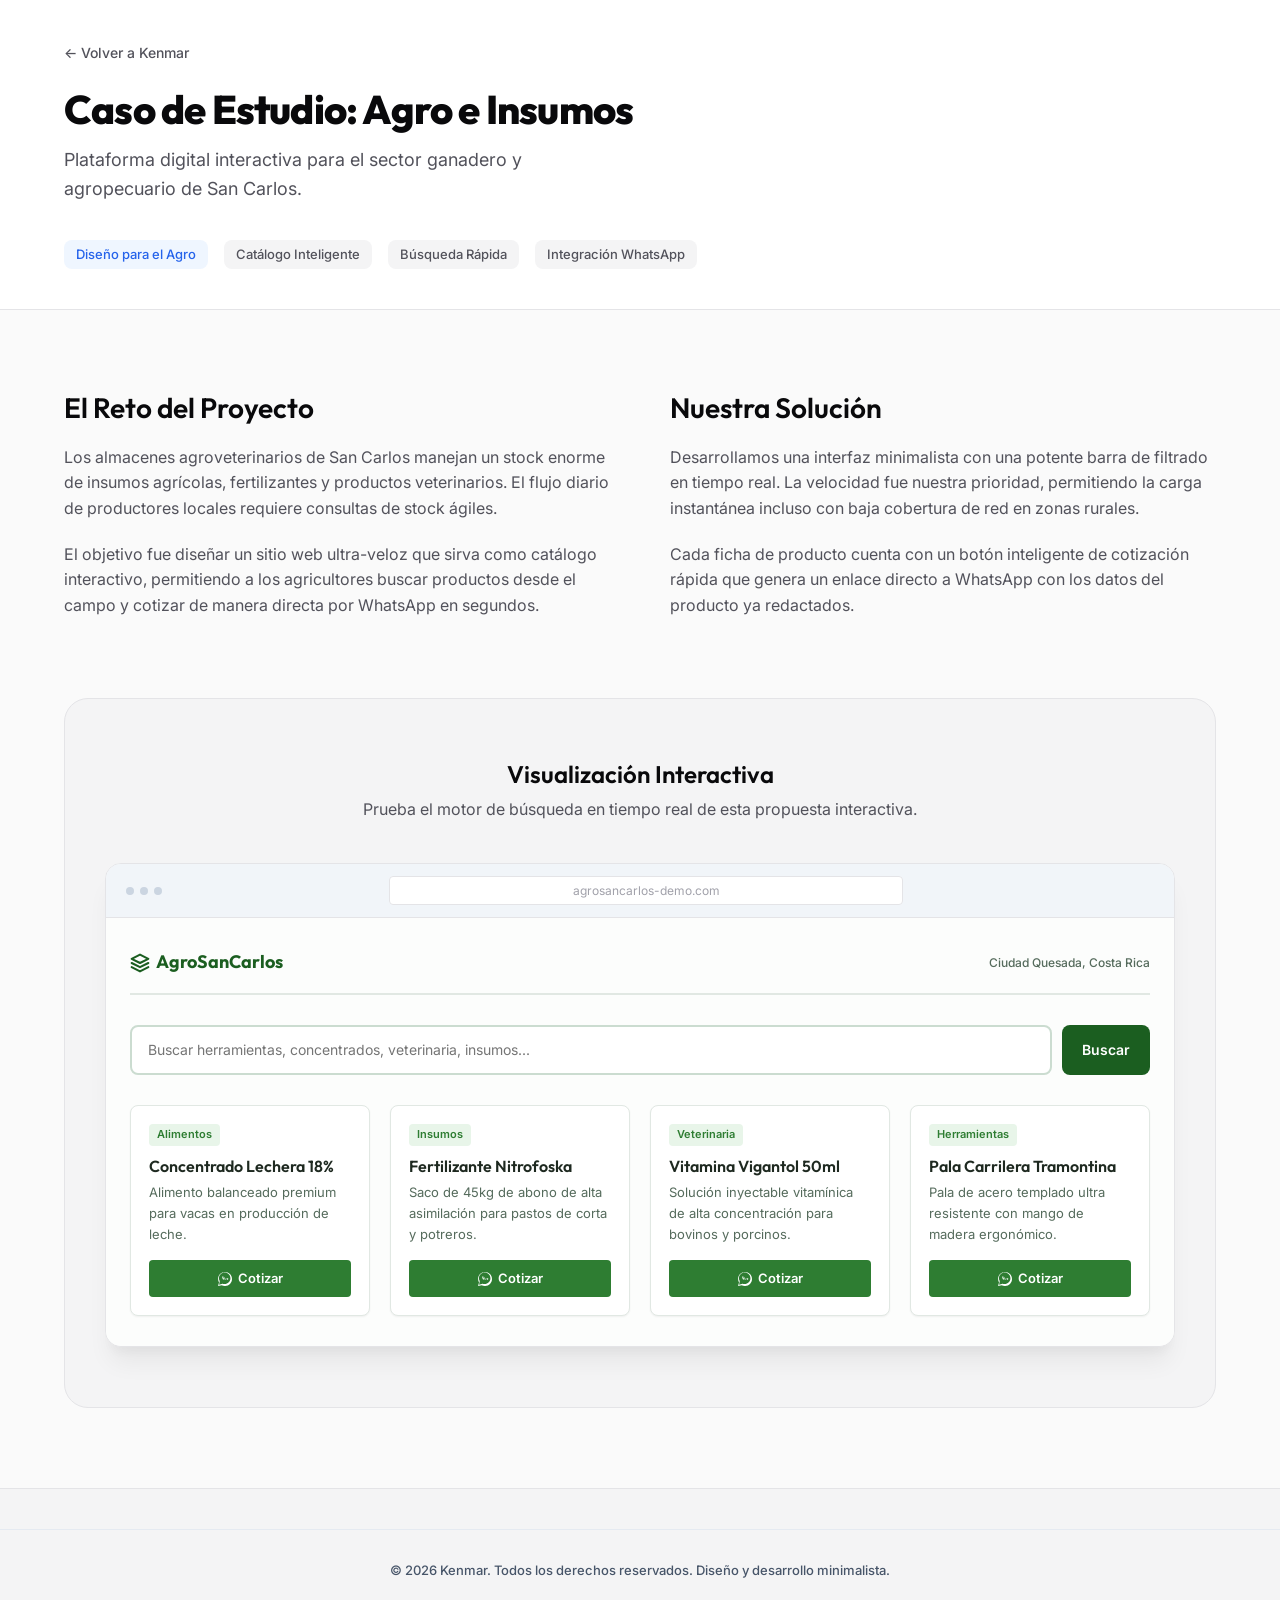
<file: proyectos/agro-sancarlos.html>
<!DOCTYPE html>
<html lang="es">
<head>
    <meta charset="UTF-8">
    <meta name="viewport" content="width=device-width, initial-scale=1.0">
    <title>Caso de Estudio: Agro e Insumos | Kenmar</title>
    <link rel="preconnect" href="https://fonts.googleapis.com">
    <link rel="preconnect" href="https://fonts.gstatic.com" crossorigin>
    <link href="https://fonts.googleapis.com/css2?family=Inter:wght@300;400;500;600&family=Outfit:wght@400;500;600;700;800&display=swap" rel="stylesheet">
    <link rel="stylesheet" href="../styles.css">
    <link rel="icon" type="image/png" href="../assets/favicon.png">
    <style>
        /* Estilos específicos para la página de caso de estudio */
        .case-header {
            padding: 40px 0;
            border-bottom: 1px solid var(--border-color);
            background: var(--bg-secondary);
        }
        .btn-back {
            display: inline-flex;
            align-items: center;
            gap: 8px;
            font-weight: 500;
            font-size: 14px;
            color: var(--text-secondary);
            margin-bottom: 20px;
        }
        .btn-back:hover {
            color: var(--accent);
        }
        .case-title-area h1 {
            font-size: 40px;
            font-weight: 800;
            margin-bottom: 12px;
            letter-spacing: -0.02em;
        }
        .case-meta {
            display: flex;
            gap: 16px;
            flex-wrap: wrap;
            margin-top: 16px;
        }
        .meta-tag {
            background-color: var(--bg-alt);
            padding: 4px 12px;
            border-radius: var(--radius-sm);
            font-size: 13px;
            font-weight: 500;
        }
        .meta-tag.highlight {
            background-color: var(--accent-light);
            color: var(--accent);
        }
        
        .case-content {
            padding: 80px 0;
        }
        .case-intro-grid {
            display: grid;
            grid-template-columns: 1fr 1fr;
            gap: 60px;
            margin-bottom: 60px;
        }
        .case-intro-grid h2 {
            font-size: 28px;
            margin-bottom: 20px;
        }
        .case-intro-grid p {
            font-size: 16px;
            margin-bottom: 20px;
            color: var(--text-secondary);
        }
        
        /* Estilos de la Demostración Interactiva */
        .demo-section {
            background-color: var(--bg-alt);
            border-radius: var(--radius-lg);
            padding: 60px 40px;
            margin-top: 60px;
            border: 1px solid var(--border-color);
        }
        .demo-header {
            text-align: center;
            margin-bottom: 40px;
        }
        .demo-header h3 {
            font-size: 24px;
            margin-bottom: 8px;
        }
        
        /* Simulación del Sitio del Cliente */
        .client-mock-container {
            background: #fff;
            border: 1px solid var(--border-color);
            border-radius: var(--radius-md);
            box-shadow: var(--shadow-lg);
            overflow: hidden;
            font-family: var(--font-body);
        }
        .client-mock-bar {
            background: #f1f5f9;
            padding: 12px 20px;
            border-bottom: 1px solid var(--border-color);
            display: flex;
            align-items: center;
            justify-content: space-between;
        }
        .client-mock-address {
            background: #fff;
            padding: 4px 16px;
            border-radius: 4px;
            font-size: 12px;
            color: var(--text-muted);
            border: 1px solid var(--border-color);
            width: 50%;
            text-align: center;
        }
        .client-mock-dots {
            display: flex;
            gap: 6px;
        }
        .client-mock-dots span {
            width: 8px;
            height: 8px;
            border-radius: 50%;
            background: #cbd5e1;
        }
        
        /* Estilos del minisitio Agro */
        .agro-site {
            background: #fcfdfc;
            color: #2b3a2f;
            padding: 30px 24px;
        }
        .agro-nav {
            display: flex;
            justify-content: space-between;
            align-items: center;
            border-bottom: 2px solid #e1e8e3;
            padding-bottom: 16px;
            margin-bottom: 30px;
        }
        .agro-logo {
            font-family: var(--font-heading);
            font-weight: 700;
            color: #1b5e20;
            display: flex;
            align-items: center;
            gap: 6px;
            font-size: 18px;
        }
        .agro-search-container {
            display: flex;
            gap: 10px;
            margin-bottom: 30px;
        }
        .agro-search-input {
            flex-grow: 1;
            padding: 12px 16px;
            border: 2px solid #cbdcd0;
            border-radius: var(--radius-sm);
            background: #fff;
            font-size: 14px;
            outline: none;
            transition: var(--transition-fast);
        }
        .agro-search-input:focus {
            border-color: #1b5e20;
        }
        .agro-search-btn {
            background: #1b5e20;
            color: #fff;
            padding: 0 20px;
            border-radius: var(--radius-sm);
            font-weight: 600;
            font-size: 14px;
            cursor: pointer;
        }
        .agro-grid {
            display: grid;
            grid-template-columns: repeat(auto-fit, minmax(200px, 1fr));
            gap: 20px;
        }
        .agro-item-card {
            background: #fff;
            border: 1px solid #e1e8e3;
            border-radius: var(--radius-sm);
            padding: 18px;
            display: flex;
            flex-direction: column;
            box-shadow: var(--shadow-sm);
            transition: var(--transition-fast);
        }
        .agro-item-card:hover {
            transform: translateY(-3px);
            box-shadow: var(--shadow-md);
            border-color: #a5d6a7;
        }
        .agro-item-tag {
            font-size: 11px;
            font-weight: 600;
            background: #e8f5e9;
            color: #2e7d32;
            padding: 2px 8px;
            border-radius: 4px;
            align-self: flex-start;
            margin-bottom: 10px;
        }
        .agro-item-card h4 {
            font-size: 16px;
            font-weight: 600;
            margin-bottom: 6px;
            color: #1e2920;
        }
        .agro-item-card p {
            font-size: 13px;
            color: #556b5c;
            margin-bottom: 16px;
            flex-grow: 1;
        }
        .agro-item-btn {
            background: #2e7d32;
            color: #fff;
            text-align: center;
            padding: 8px;
            border-radius: 4px;
            font-size: 13px;
            font-weight: 600;
            cursor: pointer;
            transition: var(--transition-fast);
            display: flex;
            align-items: center;
            justify-content: center;
            gap: 6px;
        }
        .agro-item-btn:hover {
            background: #1b5e20;
        }
        .agro-item-btn svg {
            width: 14px;
            height: 14px;
            fill: currentColor;
        }
        
        .agro-no-results {
            text-align: center;
            padding: 40px;
            color: var(--text-muted);
            grid-column: 1 / -1;
            font-size: 15px;
        }
        
        @media (max-width: 768px) {
            .case-intro-grid {
                grid-template-columns: 1fr;
                gap: 30px;
            }
            .demo-section {
                padding: 30px 16px;
            }
        }
    </style>
</head>
<body>

    <!-- Header simple de caso de estudio -->
    <header class="case-header">
        <div class="container">
            <a href="../index.html" class="btn-back">&larr; Volver a Kenmar</a>
            <div class="case-title-area">
                <h1>Caso de Estudio: Agro e Insumos</h1>
                <p class="hero-description">Plataforma digital interactiva para el sector ganadero y agropecuario de San Carlos.</p>
                <div class="case-meta">
                    <span class="meta-tag highlight">Diseño para el Agro</span>
                    <span class="meta-tag">Catálogo Inteligente</span>
                    <span class="meta-tag">Búsqueda Rápida</span>
                    <span class="meta-tag">Integración WhatsApp</span>
                </div>
            </div>
        </div>
    </header>

    <main class="case-content">
        <div class="container">
            <div class="case-intro-grid">
                <div>
                    <h2>El Reto del Proyecto</h2>
                    <p>Los almacenes agroveterinarios de San Carlos manejan un stock enorme de insumos agrícolas, fertilizantes y productos veterinarios. El flujo diario de productores locales requiere consultas de stock ágiles.</p>
                    <p>El objetivo fue diseñar un sitio web ultra-veloz que sirva como catálogo interactivo, permitiendo a los agricultores buscar productos desde el campo y cotizar de manera directa por WhatsApp en segundos.</p>
                </div>
                <div>
                    <h2>Nuestra Solución</h2>
                    <p>Desarrollamos una interfaz minimalista con una potente barra de filtrado en tiempo real. La velocidad fue nuestra prioridad, permitiendo la carga instantánea incluso con baja cobertura de red en zonas rurales.</p>
                    <p>Cada ficha de producto cuenta con un botón inteligente de cotización rápida que genera un enlace directo a WhatsApp con los datos del producto ya redactados.</p>
                </div>
            </div>

            <!-- Demostración Interactiva -->
            <div class="demo-section">
                <div class="demo-header">
                    <h3>Visualización Interactiva</h3>
                    <p>Prueba el motor de búsqueda en tiempo real de esta propuesta interactiva.</p>
                </div>

                <div class="client-mock-container">
                    <div class="client-mock-bar">
                        <div class="client-mock-dots">
                            <span></span><span></span><span></span>
                        </div>
                        <div class="client-mock-address">agrosancarlos-demo.com</div>
                        <div style="width:24px;"></div>
                    </div>
                    <div class="agro-site">
                        <div class="agro-nav">
                            <div class="agro-logo">
                                <svg width="20" height="20" viewBox="0 0 24 24" fill="none" stroke="currentColor" stroke-width="2.5" stroke-linecap="round" stroke-linejoin="round"><path d="M12 2L2 7l10 5 10-5-10-5zM2 17l10 5 10-5M2 12l10 5 10-5"/></svg>
                                AgroSanCarlos
                            </div>
                            <span style="font-size:12px; color:#556b5c; font-weight:500;">Ciudad Quesada, Costa Rica</span>
                        </div>

                        <!-- Barra de Búsqueda de Insumos -->
                        <div class="agro-search-container">
                            <input type="text" id="agro-search" class="agro-search-input" placeholder="Buscar herramientas, concentrados, veterinaria, insumos...">
                            <button class="agro-search-btn" id="agro-search-btn">Buscar</button>
                        </div>

                        <!-- Lista de productos filtrables -->
                        <div class="agro-grid" id="agro-products">
                            <!-- Producto 1 -->
                            <div class="agro-item-card" data-name="concentrado para ganado alimento vacas lechera" data-tag="Alimentos">
                                <span class="agro-item-tag">Alimentos</span>
                                <h4>Concentrado Lechera 18%</h4>
                                <p>Alimento balanceado premium para vacas en producción de leche.</p>
                                <a href="https://wa.me/50670322191?text=Hola,%20quisiera%20cotizar%20el%20Concentrado%20Lechera%2018%25" target="_blank" class="agro-item-btn">
                                    <svg viewBox="0 0 24 24"><path d="M.057 24l1.687-6.163c-1.041-1.804-1.588-3.849-1.587-5.946C.06 5.348 5.397.01 12.008.01c3.202.001 6.212 1.246 8.477 3.513 2.262 2.268 3.507 5.28 3.505 8.484-.004 6.657-5.34 11.997-11.953 11.997-2.005-.001-3.973-.502-5.724-1.457L0 24zm6.59-4.846c1.6.95 3.188 1.449 4.825 1.451 5.436 0 9.86-4.42 9.863-9.864.001-2.63-1.023-5.102-2.884-6.964C16.586 1.916 14.112.89 11.48.887c-5.438 0-9.863 4.42-9.866 9.865-.001 1.762.485 3.396 1.411 4.844L1.925 21.84l6.096-1.602c.001 0-.001 0 0 0zm11.393-7.464c-.3-.15-1.772-.875-2.046-.975-.276-.102-.476-.153-.676.152-.2.303-.777.976-.951 1.178-.176.203-.351.228-.651.077-1.42-.71-2.355-1.185-3.29-2.793-.248-.426.248-.396.71-.131.125.072.276.153.376.3.1.203.05.376-.025.528-.075.15-.676 1.63-.926 2.233-.243.585-.49.503-.676.495l-.576-.01c-.2 0-.526-.075-.8-.376-.275-.3-.1.725-.65-1.15-.35-1.002-.55-1.552-.55-2.28 0-.726.375-1.077.525-1.227.15-.15.4-.254.5-.254.1 0 .2.002.3.004.1.002.25-.038.375.253.125.3.425 1.053.475 1.15.05.102.075.203 0 .356-.075.152-.15.254-.225.356-.077.102-.153.203-.05.376.223.38.775 1.272 1.47 1.89.897.8 1.652 1.05 1.877 1.152.225.102.35.076.475-.076.125-.15.55-.634.7-.86.15-.226.3-.188.5-.112.2.076 1.27.6 1.495.71.225.113.375.166.425.254.05.088.05.502-.15 1.102z"/></svg>
                                    Cotizar
                                </a>
                            </div>
                            <!-- Producto 2 -->
                            <div class="agro-item-card" data-name="abono organico fertilizante fincas tierra" data-tag="Insumos">
                                <span class="agro-item-tag">Insumos</span>
                                <h4>Fertilizante Nitrofoska</h4>
                                <p>Saco de 45kg de abono de alta asimilación para pastos de corta y potreros.</p>
                                <a href="https://wa.me/50670322191?text=Hola,%20quisiera%20cotizar%20el%20Fertilizante%20Nitrofoska" target="_blank" class="agro-item-btn">
                                    <svg viewBox="0 0 24 24"><path d="M.057 24l1.687-6.163c-1.041-1.804-1.588-3.849-1.587-5.946C.06 5.348 5.397.01 12.008.01c3.202.001 6.212 1.246 8.477 3.513 2.262 2.268 3.507 5.28 3.505 8.484-.004 6.657-5.34 11.997-11.953 11.997-2.005-.001-3.973-.502-5.724-1.457L0 24zm6.59-4.846c1.6.95 3.188 1.449 4.825 1.451 5.436 0 9.86-4.42 9.863-9.864.001-2.63-1.023-5.102-2.884-6.964C16.586 1.916 14.112.89 11.48.887c-5.438 0-9.863 4.42-9.866 9.865-.001 1.762.485 3.396 1.411 4.844L1.925 21.84l6.096-1.602c.001 0-.001 0 0 0zm11.393-7.464c-.3-.15-1.772-.875-2.046-.975-.276-.102-.476-.153-.676.152-.2.303-.777.976-.951 1.178-.176.203-.351.228-.651.077-1.42-.71-2.355-1.185-3.29-2.793-.248-.426.248-.396.71-.131.125.072.276.153.376.3.1.203.05.376-.025.528-.075.15-.676 1.63-.926 2.233-.243.585-.49.503-.676.495l-.576-.01c-.2 0-.526-.075-.8-.376-.275-.3-.1.725-.65-1.15-.35-1.002-.55-1.552-.55-2.28 0-.726.375-1.077.525-1.227.15-.15.4-.254.5-.254.1 0 .2.002.3.004.1.002.25-.038.375.253.125.3.425 1.053.475 1.15.05.102.075.203 0 .356-.075.152-.15.254-.225.356-.077.102-.153.203-.05.376.223.38.775 1.272 1.47 1.89.897.8 1.652 1.05 1.877 1.152.225.102.35.076.475-.076.125-.15.55-.634.7-.86.15-.226.3-.188.5-.112.2.076 1.27.6 1.495.71.225.113.375.166.425.254.05.088.05.502-.15 1.102z"/></svg>
                                    Cotizar
                                </a>
                            </div>
                            <!-- Producto 3 -->
                            <div class="agro-item-card" data-name="vitamina veterinaria inyectable vacunas animales" data-tag="Veterinaria">
                                <span class="agro-item-tag">Veterinaria</span>
                                <h4>Vitamina Vigantol 50ml</h4>
                                <p>Solución inyectable vitamínica de alta concentración para bovinos y porcinos.</p>
                                <a href="https://wa.me/50670322191?text=Hola,%20quisiera%20cotizar%20la%20Vitamina%20Vigantol%2050ml" target="_blank" class="agro-item-btn">
                                    <svg viewBox="0 0 24 24"><path d="M.057 24l1.687-6.163c-1.041-1.804-1.588-3.849-1.587-5.946C.06 5.348 5.397.01 12.008.01c3.202.001 6.212 1.246 8.477 3.513 2.262 2.268 3.507 5.28 3.505 8.484-.004 6.657-5.34 11.997-11.953 11.997-2.005-.001-3.973-.502-5.724-1.457L0 24zm6.59-4.846c1.6.95 3.188 1.449 4.825 1.451 5.436 0 9.86-4.42 9.863-9.864.001-2.63-1.023-5.102-2.884-6.964C16.586 1.916 14.112.89 11.48.887c-5.438 0-9.863 4.42-9.866 9.865-.001 1.762.485 3.396 1.411 4.844L1.925 21.84l6.096-1.602c.001 0-.001 0 0 0zm11.393-7.464c-.3-.15-1.772-.875-2.046-.975-.276-.102-.476-.153-.676.152-.2.303-.777.976-.951 1.178-.176.203-.351.228-.651.077-1.42-.71-2.355-1.185-3.29-2.793-.248-.426.248-.396.71-.131.125.072.276.153.376.3.1.203.05.376-.025.528-.075.15-.676 1.63-.926 2.233-.243.585-.49.503-.676.495l-.576-.01c-.2 0-.526-.075-.8-.376-.275-.3-.1.725-.65-1.15-.35-1.002-.55-1.552-.55-2.28 0-.726.375-1.077.525-1.227.15-.15.4-.254.5-.254.1 0 .2.002.3.004.1.002.25-.038.375.253.125.3.425 1.053.475 1.15.05.102.075.203 0 .356-.075.152-.15.254-.225.356-.077.102-.153.203-.05.376.223.38.775 1.272 1.47 1.89.897.8 1.652 1.05 1.877 1.152.225.102.35.076.475-.076.125-.15.55-.634.7-.86.15-.226.3-.188.5-.112.2.076 1.27.6 1.495.71.225.113.375.166.425.254.05.088.05.502-.15 1.102z"/></svg>
                                    Cotizar
                                </a>
                            </div>
                            <!-- Producto 4 -->
                            <div class="agro-item-card" data-name="pala herramienta machete campo agricultura" data-tag="Herramientas">
                                <span class="agro-item-tag">Herramientas</span>
                                <h4>Pala Carrilera Tramontina</h4>
                                <p>Pala de acero templado ultra resistente con mango de madera ergonómico.</p>
                                <a href="https://wa.me/50670322191?text=Hola,%20quisiera%20cotizar%20la%20Pala%20Carrilera%20Tramontina" target="_blank" class="agro-item-btn">
                                    <svg viewBox="0 0 24 24"><path d="M.057 24l1.687-6.163c-1.041-1.804-1.588-3.849-1.587-5.946C.06 5.348 5.397.01 12.008.01c3.202.001 6.212 1.246 8.477 3.513 2.262 2.268 3.507 5.28 3.505 8.484-.004 6.657-5.34 11.997-11.953 11.997-2.005-.001-3.973-.502-5.724-1.457L0 24zm6.59-4.846c1.6.95 3.188 1.449 4.825 1.451 5.436 0 9.86-4.42 9.863-9.864.001-2.63-1.023-5.102-2.884-6.964C16.586 1.916 14.112.89 11.48.887c-5.438 0-9.863 4.42-9.866 9.865-.001 1.762.485 3.396 1.411 4.844L1.925 21.84l6.096-1.602c.001 0-.001 0 0 0zm11.393-7.464c-.3-.15-1.772-.875-2.046-.975-.276-.102-.476-.153-.676.152-.2.303-.777.976-.951 1.178-.176.203-.351.228-.651.077-1.42-.71-2.355-1.185-3.29-2.793-.248-.426.248-.396.71-.131.125.072.276.153.376.3.1.203.05.376-.025.528-.075.15-.676 1.63-.926 2.233-.243.585-.49.503-.676.495l-.576-.01c-.2 0-.526-.075-.8-.376-.275-.3-.1.725-.65-1.15-.35-1.002-.55-1.552-.55-2.28 0-.726.375-1.077.525-1.227.15-.15.4-.254.5-.254.1 0 .2.002.3.004.1.002.25-.038.375.253.125.3.425 1.053.475 1.15.05.102.075.203 0 .356-.075.152-.15.254-.225.356-.077.102-.153.203-.05.376.223.38.775 1.272 1.47 1.89.897.8 1.652 1.05 1.877 1.152.225.102.35.076.475-.076.125-.15.55-.634.7-.86.15-.226.3-.188.5-.112.2.076 1.27.6 1.495.71.225.113.375.166.425.254.05.088.05.502-.15 1.102z"/></svg>
                                    Cotizar
                                </a>
                            </div>
                        </div>
                    </div>
                </div>
            </div>
        </div>
    </main>

    <!-- Footer simple -->
    <footer class="main-footer" style="padding-top:40px;">
        <div class="footer-bottom">
            <div class="container">
                <p>&copy; 2026 Kenmar. Todos los derechos reservados. Diseño y desarrollo minimalista.</p>
            </div>
        </div>
    </footer>

    <script>
        // Lógica interactiva del buscador del minisitio agro
        const searchInput = document.getElementById('agro-search');
        const searchBtn = document.getElementById('agro-search-btn');
        const productsContainer = document.getElementById('agro-products');
        const productCards = document.querySelectorAll('.agro-item-card');

        const filterProducts = () => {
            const query = searchInput.value.toLowerCase().trim();
            let visibleCount = 0;
            
            // Eliminar mensaje previo de "sin resultados"
            const existingNoResults = document.querySelector('.agro-no-results');
            if (existingNoResults) existingNoResults.remove();

            productCards.forEach(card => {
                const name = card.getAttribute('data-name').toLowerCase();
                const title = card.querySelector('h4').textContent.toLowerCase();
                
                if (name.includes(query) || title.includes(query)) {
                    card.style.display = 'flex';
                    visibleCount++;
                } else {
                    card.style.display = 'none';
                }
            });

            if (visibleCount === 0) {
                const noResults = document.createElement('div');
                noResults.className = 'agro-no-results';
                noResults.innerHTML = `No se encontraron productos para "<strong>${searchInput.value}</strong>".<br><span style="font-size:13px; color:var(--text-muted);">Prueba con 'alimento', 'saco', 'herramientas' o 'inyectable'.</span>`;
                productsContainer.appendChild(noResults);
            }
        };

        searchInput.addEventListener('input', filterProducts);
        searchBtn.addEventListener('click', filterProducts);
    </script>
</body>
</html>
</file>
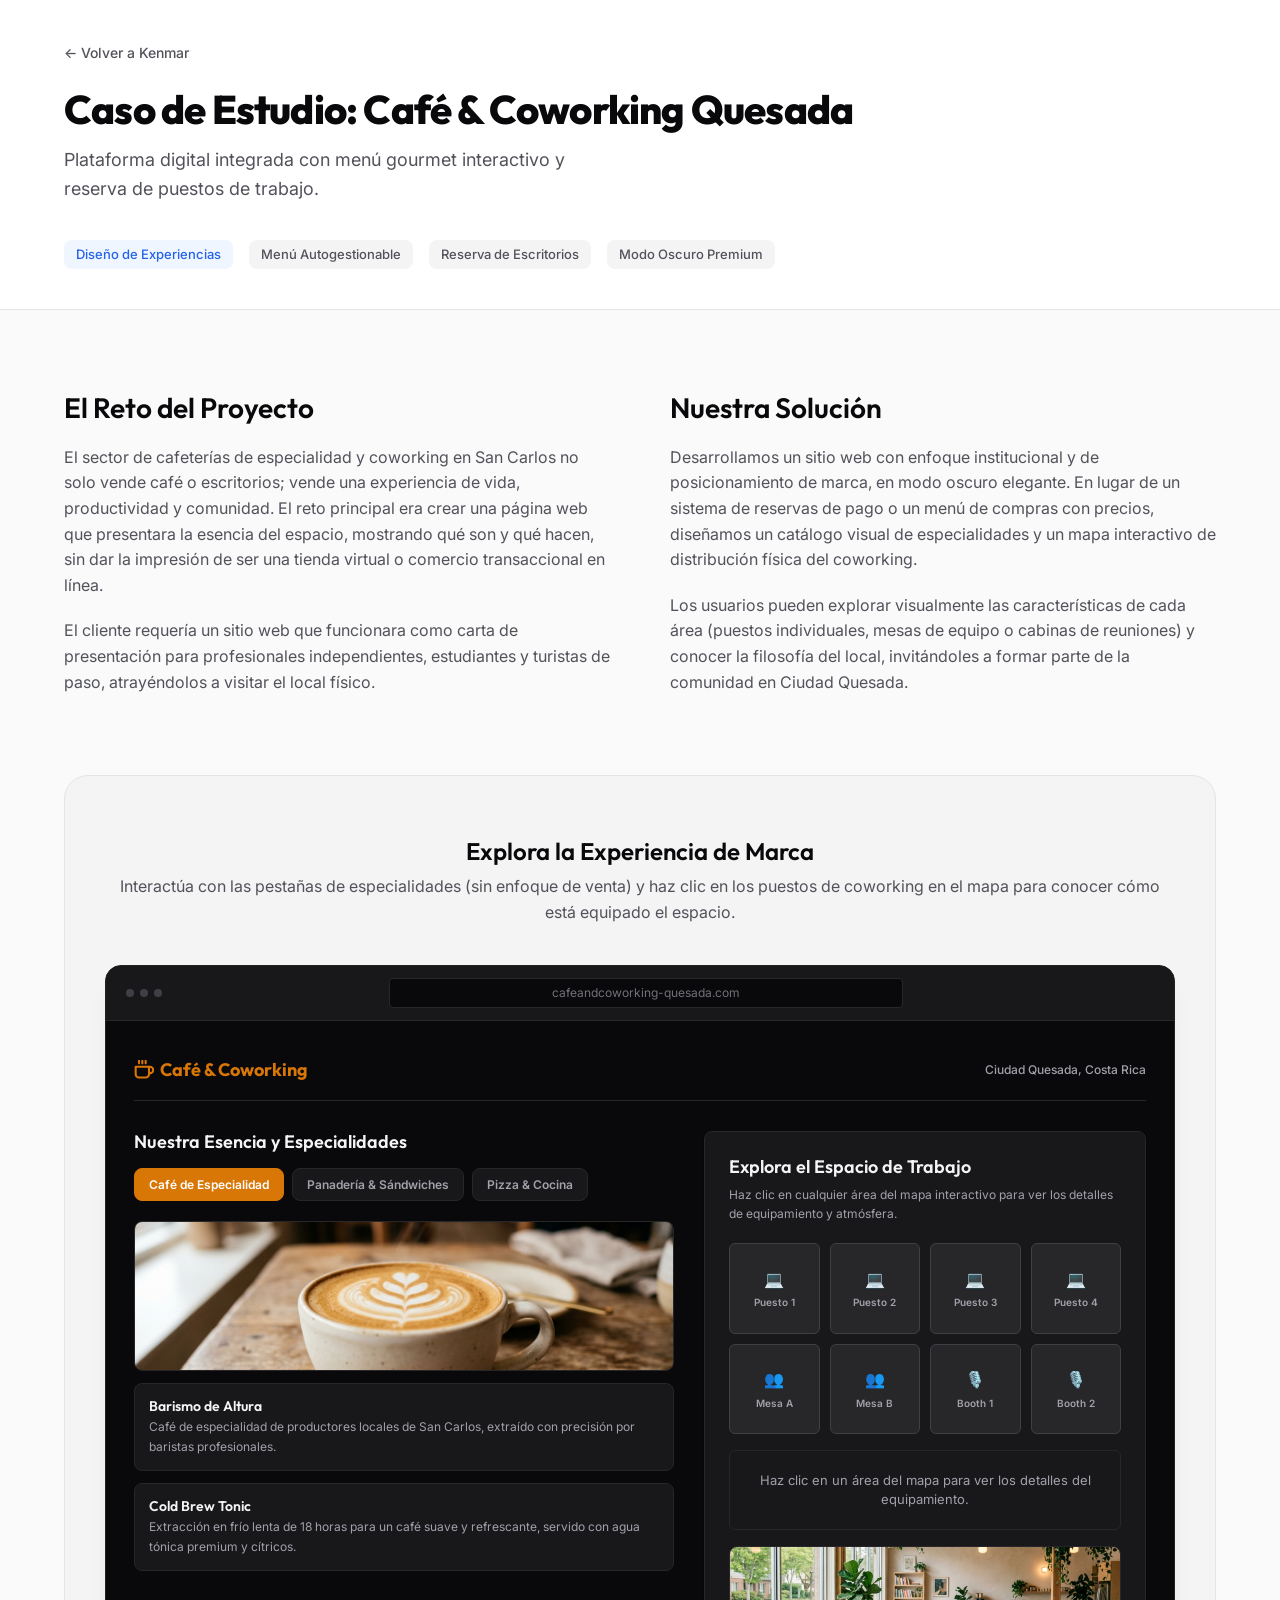
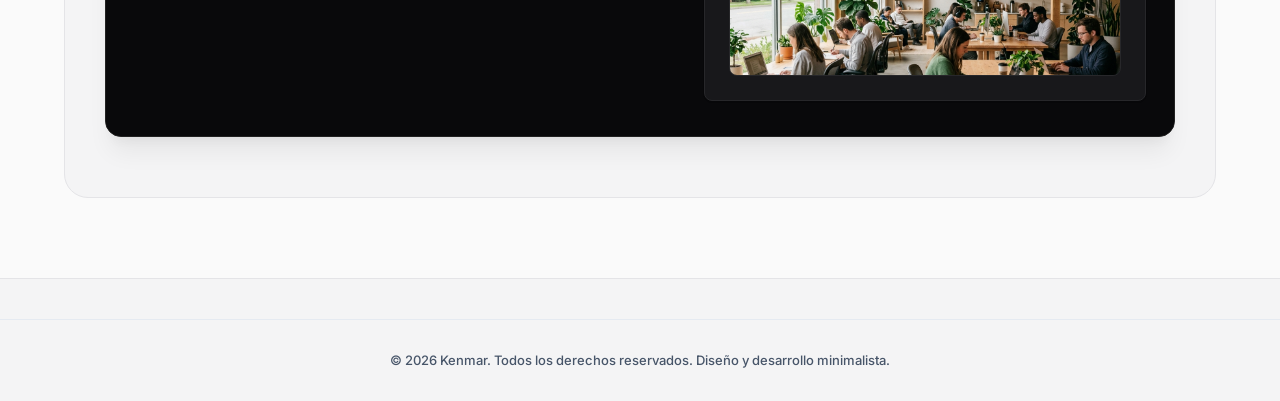
<file: proyectos/cafe-coworking.html>
<!DOCTYPE html>
<html lang="es">
<head>
    <meta charset="UTF-8">
    <meta name="viewport" content="width=device-width, initial-scale=1.0">
    <title>Caso de Estudio: Café & Coworking Quesada | Kenmar</title>
    <link rel="preconnect" href="https://fonts.googleapis.com">
    <link rel="preconnect" href="https://fonts.gstatic.com" crossorigin>
    <link href="https://fonts.googleapis.com/css2?family=Inter:wght@300;400;500;600&family=Outfit:wght@400;500;600;700;800&display=swap" rel="stylesheet">
    <link rel="stylesheet" href="../styles.css">
    <link rel="icon" type="image/png" href="../assets/favicon.png">
    <style>
        /* Estilos específicos para la página de caso de estudio */
        .case-header {
            padding: 40px 0;
            border-bottom: 1px solid var(--border-color);
            background: var(--bg-secondary);
        }
        .btn-back {
            display: inline-flex;
            align-items: center;
            gap: 8px;
            font-weight: 500;
            font-size: 14px;
            color: var(--text-secondary);
            margin-bottom: 20px;
        }
        .btn-back:hover {
            color: var(--accent);
        }
        .case-title-area h1 {
            font-size: 40px;
            font-weight: 800;
            margin-bottom: 12px;
            letter-spacing: -0.02em;
        }
        .case-meta {
            display: flex;
            gap: 16px;
            flex-wrap: wrap;
            margin-top: 16px;
        }
        .meta-tag {
            background-color: var(--bg-alt);
            padding: 4px 12px;
            border-radius: var(--radius-sm);
            font-size: 13px;
            font-weight: 500;
        }
        .meta-tag.highlight {
            background-color: var(--accent-light);
            color: var(--accent);
        }
        
        .case-content {
            padding: 80px 0;
        }
        .case-intro-grid {
            display: grid;
            grid-template-columns: 1fr 1fr;
            gap: 60px;
            margin-bottom: 60px;
        }
        .case-intro-grid h2 {
            font-size: 28px;
            margin-bottom: 20px;
        }
        .case-intro-grid p {
            font-size: 16px;
            margin-bottom: 20px;
            color: var(--text-secondary);
        }
        
        /* Estilos de la Demostración Interactiva */
        .demo-section {
            background-color: var(--bg-alt);
            border-radius: var(--radius-lg);
            padding: 60px 40px;
            margin-top: 60px;
            border: 1px solid var(--border-color);
        }
        .demo-header {
            text-align: center;
            margin-bottom: 40px;
        }
        .demo-header h3 {
            font-size: 24px;
            margin-bottom: 8px;
        }
        
        /* Simulación del Sitio del Cliente */
        .client-mock-container {
            background: #111;
            border: 1px solid #222;
            border-radius: var(--radius-md);
            box-shadow: var(--shadow-lg);
            overflow: hidden;
            font-family: var(--font-body);
        }
        .client-mock-bar {
            background: #18181b;
            padding: 12px 20px;
            border-bottom: 1px solid #27272a;
            display: flex;
            align-items: center;
            justify-content: space-between;
        }
        .client-mock-address {
            background: #09090b;
            padding: 4px 16px;
            border-radius: 4px;
            font-size: 12px;
            color: #71717a;
            border: 1px solid #27272a;
            width: 50%;
            text-align: center;
        }
        .client-mock-dots {
            display: flex;
            gap: 6px;
        }
        .client-mock-dots span {
            width: 8px;
            height: 8px;
            border-radius: 50%;
            background: #3f3f46;
        }
        
        /* Estilos de la simulación de Cafetería (Estilo Dark elegante) */
        .cafe-site {
            background: #09090b;
            color: #e4e4e7;
            padding: 35px 28px;
        }
        .cafe-nav {
            display: flex;
            justify-content: space-between;
            align-items: center;
            border-bottom: 1px solid #27272a;
            padding-bottom: 16px;
            margin-bottom: 30px;
        }
        .cafe-logo {
            font-family: var(--font-heading);
            font-weight: 700;
            color: #d97706; /* Ambar */
            display: flex;
            align-items: center;
            gap: 6px;
            font-size: 18px;
        }
        .cafe-grid {
            display: grid;
            grid-template-columns: 1.1fr 0.9fr;
            gap: 30px;
            align-items: start;
        }
        
        /* Menú Dinámico */
        .cafe-menu-box h4 {
            font-size: 18px;
            margin-bottom: 14px;
            color: #f4f4f5;
        }
        .cafe-tabs {
            display: flex;
            gap: 8px;
            margin-bottom: 20px;
        }
        .cafe-tab {
            padding: 6px 14px;
            border-radius: var(--radius-sm);
            font-size: 12px;
            font-weight: 600;
            background: #18181b;
            border: 1px solid #27272a;
            color: #a1a1aa;
            cursor: pointer;
            transition: var(--transition-fast);
        }
        .cafe-tab.active {
            background: #d97706;
            color: #fff;
            border-color: #d97706;
        }
        .cafe-tab:hover:not(.active) {
            background: #27272a;
            color: #f4f4f5;
        }
        .cafe-menu-items {
            display: flex;
            flex-direction: column;
            gap: 12px;
        }
        .cafe-menu-item {
            background: #18181b;
            border: 1px solid #27272a;
            border-radius: var(--radius-sm);
            padding: 14px;
            display: flex;
            justify-content: space-between;
            align-items: center;
            transition: var(--transition-fast);
        }
        .cafe-menu-item:hover {
            border-color: #3f3f46;
        }
        .cafe-item-info h5 {
            font-size: 14px;
            color: #f4f4f5;
            margin-bottom: 2px;
        }
        .cafe-item-info p {
            font-size: 12px;
            color: #a1a1aa;
        }
        .cafe-item-price {
            font-family: var(--font-heading);
            font-weight: 700;
            color: #f59e0b;
            font-size: 14px;
        }
        
        /* Reserva de Coworking */
        .cafe-cowork-box {
            background: #18181b;
            border: 1px solid #27272a;
            border-radius: var(--radius-sm);
            padding: 24px;
            box-shadow: var(--shadow-sm);
        }
        .cafe-cowork-box h4 {
            font-size: 18px;
            margin-bottom: 6px;
            color: #f4f4f5;
        }
        .cafe-cowork-box p {
            font-size: 12px;
            color: #a1a1aa;
            margin-bottom: 20px;
        }
        
        /* Grid de Estaciones de Trabajo */
        .workspace-map {
            display: grid;
            grid-template-columns: repeat(4, 1fr);
            gap: 10px;
            margin-bottom: 20px;
        }
        .workspace-seat {
            aspect-ratio: 1;
            background: #27272a;
            border: 1px solid #3f3f46;
            border-radius: 6px;
            display: flex;
            flex-direction: column;
            align-items: center;
            justify-content: center;
            font-size: 10px;
            font-weight: 600;
            color: #a1a1aa;
            cursor: pointer;
            transition: var(--transition-fast);
        }
        .workspace-seat.taken {
            background: #7f1d1d;
            border-color: #991b1b;
            color: #fca5a5;
            cursor: not-allowed;
            pointer-events: none;
        }
        .workspace-seat.selected {
            background: #d97706;
            border-color: #f59e0b;
            color: #fff;
        }
        .workspace-seat:hover:not(.taken):not(.selected) {
            background: #3f3f46;
            color: #f4f4f5;
        }
        .workspace-seat-icon {
            font-size: 16px;
            margin-bottom: 2px;
        }
        
        .cafe-book-btn {
            background: #d97706;
            color: #fff;
            text-align: center;
            padding: 10px;
            border-radius: 4px;
            font-size: 13px;
            font-weight: 600;
            cursor: pointer;
            border: none;
            width: 100%;
            transition: var(--transition-fast);
        }
        .cafe-book-btn:hover:not(:disabled) {
            background: #b45309;
        }
        .cafe-book-btn:disabled {
            background: #27272a;
            color: #52525b;
            cursor: not-allowed;
        }
        
        .cafe-success-toast {
            background: #064e3b;
            border: 1px solid #047857;
            color: #a7f3d0;
            padding: 12px;
            border-radius: 4px;
            text-align: center;
            font-size: 12px;
            margin-top: 14px;
            font-weight: 500;
        }
        
        @media (max-width: 991px) {
            .cafe-grid {
                grid-template-columns: 1fr;
            }
        }
        @media (max-width: 768px) {
            .case-intro-grid {
                grid-template-columns: 1fr;
                gap: 30px;
            }
            .demo-section {
                padding: 30px 16px;
            }
        }
    </style>
</head>
<body>

    <!-- Header simple de caso de estudio -->
    <header class="case-header">
        <div class="container">
            <a href="../index.html" class="btn-back">&larr; Volver a Kenmar</a>
            <div class="case-title-area">
                <h1>Caso de Estudio: Café & Coworking Quesada</h1>
                <p class="hero-description">Plataforma digital integrada con menú gourmet interactivo y reserva de puestos de trabajo.</p>
                <div class="case-meta">
                    <span class="meta-tag highlight">Diseño de Experiencias</span>
                    <span class="meta-tag">Menú Autogestionable</span>
                    <span class="meta-tag">Reserva de Escritorios</span>
                    <span class="meta-tag">Modo Oscuro Premium</span>
                </div>
            </div>
        </div>
    </header>

    <main class="case-content">
        <div class="container">
            <div class="case-intro-grid">
                <div>
                    <h2>El Reto del Proyecto</h2>
                    <p>El sector de cafeterías de especialidad y coworking en San Carlos no solo vende café o escritorios; vende una experiencia de vida, productividad y comunidad. El reto principal era crear una página web que presentara la esencia del espacio, mostrando qué son y qué hacen, sin dar la impresión de ser una tienda virtual o comercio transaccional en línea.</p>
                    <p>El cliente requería un sitio web que funcionara como carta de presentación para profesionales independientes, estudiantes y turistas de paso, atrayéndolos a visitar el local físico.</p>
                </div>
                <div>
                    <h2>Nuestra Solución</h2>
                    <p>Desarrollamos un sitio web con enfoque institucional y de posicionamiento de marca, en modo oscuro elegante. En lugar de un sistema de reservas de pago o un menú de compras con precios, diseñamos un catálogo visual de especialidades y un mapa interactivo de distribución física del coworking.</p>
                    <p>Los usuarios pueden explorar visualmente las características de cada área (puestos individuales, mesas de equipo o cabinas de reuniones) y conocer la filosofía del local, invitándoles a formar parte de la comunidad en Ciudad Quesada.</p>
                </div>
            </div>

            <!-- Demostración Interactiva -->
            <div class="demo-section">
                <div class="demo-header">
                    <h3>Explora la Experiencia de Marca</h3>
                    <p>Interactúa con las pestañas de especialidades (sin enfoque de venta) y haz clic en los puestos de coworking en el mapa para conocer cómo está equipado el espacio.</p>
                </div>

                <div class="client-mock-container">
                    <div class="client-mock-bar">
                        <div class="client-mock-dots">
                            <span></span><span></span><span></span>
                        </div>
                        <div class="client-mock-address">cafeandcoworking-quesada.com</div>
                        <div style="width:24px;"></div>
                    </div>
                    <div class="cafe-site">
                        <div class="cafe-nav">
                            <div class="cafe-logo">
                                <svg width="20" height="20" viewBox="0 0 24 24" fill="none" stroke="currentColor" stroke-width="2.5" stroke-linecap="round" stroke-linejoin="round"><path d="M18 8h1a4 4 0 0 1 0 8h-1M2 8h16v9a4 4 0 0 1-4 4H6a4 4 0 0 1-4-4V8zM6 1v3M10 1v3M14 1v3"/></svg>
                                Café & Coworking
                            </div>
                            <span style="font-size:12px; color:#a1a1aa; font-weight:500;">Ciudad Quesada, Costa Rica</span>
                        </div>

                        <div class="cafe-grid">
                            <!-- Columna Menú / Especialidades -->
                            <div class="cafe-menu-box">
                                <h4>Nuestra Esencia y Especialidades</h4>
                                <div class="cafe-tabs">
                                    <button class="cafe-tab active" data-cat="cafe">Café de Especialidad</button>
                                    <button class="cafe-tab" data-cat="panaderia">Panadería & Sándwiches</button>
                                    <button class="cafe-tab" data-cat="pizza">Pizza & Cocina</button>
                                </div>
                                <div class="cafe-menu-items" id="cafe-menu-items">
                                    <!-- Categoria Cafe -->
                                    <div class="cafe-menu-item cafe-cat-item" data-cat="cafe" style="padding:0; overflow:hidden; border:none; background:transparent;">
                                        <img src="assets/cafe_latte.jpg" alt="Café de Especialidad" style="width:100%; height:150px; object-fit:cover; border-radius:var(--radius-sm); border:1px solid #27272a;">
                                    </div>
                                    <div class="cafe-menu-item cafe-cat-item" data-cat="cafe">
                                        <div class="cafe-item-info">
                                            <h5>Barismo de Altura</h5>
                                            <p>Café de especialidad de productores locales de San Carlos, extraído con precisión por baristas profesionales.</p>
                                        </div>
                                    </div>
                                    <div class="cafe-menu-item cafe-cat-item" data-cat="cafe">
                                        <div class="cafe-item-info">
                                            <h5>Cold Brew Tonic</h5>
                                            <p>Extracción en frío lenta de 18 horas para un café suave y refrescante, servido con agua tónica premium y cítricos.</p>
                                        </div>
                                    </div>
                                    
                                    <!-- Categoria Panaderia -->
                                    <div class="cafe-menu-item cafe-cat-item" data-cat="panaderia" style="display:none; padding:0; overflow:hidden; border:none; background:transparent;">
                                        <img src="assets/sandwich.jpg" alt="Panadería y Sándwiches" style="width:100%; height:150px; object-fit:cover; border-radius:var(--radius-sm); border:1px solid #27272a;">
                                    </div>
                                    <div class="cafe-menu-item cafe-cat-item" data-cat="panaderia" style="display:none;">
                                        <div class="cafe-item-info">
                                            <h5>Sándwich Gourmet de Masa Madre</h5>
                                            <p>Pan de masa madre tostado, relleno de jamón serrano curado, queso mozzarella fresco, aguacate, rúcula y un toque de aderezo pesto casero.</p>
                                        </div>
                                    </div>
                                    <div class="cafe-menu-item cafe-cat-item" data-cat="panaderia" style="display:none;">
                                        <div class="cafe-item-info">
                                            <h5>Pan de Masa Madre</h5>
                                            <p>Elaborado diariamente con procesos tradicionales y fermentación lenta de 24 horas, sin aditivos artificiales.</p>
                                        </div>
                                    </div>
                                    <div class="cafe-menu-item cafe-cat-item" data-cat="panaderia" style="display:none;">
                                        <div class="cafe-item-info">
                                            <h5>Croissants & Repostería</h5>
                                            <p>Hojaldrado clásico francés relleno de almendras tostadas y chocolate de origen nacional.</p>
                                        </div>
                                    </div>
                                    
                                    <!-- Categoria Pizza -->
                                    <div class="cafe-menu-item cafe-cat-item" data-cat="pizza" style="display:none;">
                                        <div class="cafe-item-info">
                                            <h5>Pizza Margherita Napolitana</h5>
                                            <p>Salsa de tomates maduros cocinada lentamente, queso mozzarella fresco de fincas locales y albahaca orgánica.</p>
                                        </div>
                                    </div>
                                    <div class="cafe-menu-item cafe-cat-item" data-cat="pizza" style="display:none;">
                                        <div class="cafe-item-info">
                                            <h5>Pizza Serrano & Rúcula</h5>
                                            <p>Base crujiente con finas rebanadas de jamón serrano, rúcula fresca y un hilo de aceite de oliva trufado.</p>
                                        </div>
                                    </div>
                                </div>
                            </div>

                            <!-- Columna Coworking / Mapa del Espacio -->
                            <div class="cafe-cowork-box">
                                <h4>Explora el Espacio de Trabajo</h4>
                                <p>Haz clic en cualquier área del mapa interactivo para ver los detalles de equipamiento y atmósfera.</p>
                                
                                <div class="workspace-map" style="margin-bottom: 16px;">
                                    <div class="workspace-seat" data-id="Puesto 1" data-desc="Escritorio ergonómico individual con tomacorriente dedicado, puerto USB y luz focalizada en una zona de alta concentración.">
                                        <span class="workspace-seat-icon">💻</span>
                                        <span>Puesto 1</span>
                                    </div>
                                    <div class="workspace-seat" data-id="Puesto 2" data-desc="Estación individual con vista al jardín interno, ideal para lectura, diseño o tareas de concentración moderada con luz natural.">
                                        <span class="workspace-seat-icon">💻</span>
                                        <span>Puesto 2</span>
                                    </div>
                                    <div class="workspace-seat" data-id="Puesto 3" data-desc="Escritorio individual estándar con silla ergonómica ajustable y conectividad de red por cable directo de alta velocidad (Giga-lan).">
                                        <span class="workspace-seat-icon">💻</span>
                                        <span>Puesto 3</span>
                                    </div>
                                    <div class="workspace-seat" data-id="Puesto 4" data-desc="Estación de trabajo ergonómica individual. Acceso directo a conexiones eléctricas y cerca de la barra de barismo.">
                                        <span class="workspace-seat-icon">💻</span>
                                        <span>Puesto 4</span>
                                    </div>
                                    <div class="workspace-seat" data-id="Mesa A" data-desc="Amplia mesa compartida para equipos de 4 a 6 personas. Equipada con pizarra acrílica móvil y tomas eléctricas centrales.">
                                        <span class="workspace-seat-icon">👥</span>
                                        <span>Mesa A</span>
                                    </div>
                                    <div class="workspace-seat" data-id="Mesa B" data-desc="Mesa colaborativa central. Diseñada para reuniones de trabajo ágiles, lluvias de ideas o integraciones de equipos locales.">
                                        <span class="workspace-seat-icon">👥</span>
                                        <span>Mesa B</span>
                                    </div>
                                    <div class="workspace-seat" data-id="Booth 1" data-desc="Cabina acústica privada e insonorizada. Perfecta para videollamadas, grabaciones de voz o llamadas telefónicas confidenciales.">
                                        <span class="workspace-seat-icon">🎙️</span>
                                        <span>Booth 1</span>
                                    </div>
                                    <div class="workspace-seat" data-id="Booth 2" data-desc="Cabina insonorizada individual equipada con ventilación dedicada y soporte ajustable para webcam o micrófono.">
                                        <span class="workspace-seat-icon">🎙️</span>
                                        <span>Booth 2</span>
                                    </div>
                                </div>

                                <div id="workspace-details-box" style="background:#18181b; border:1px solid #27272a; border-radius:6px; padding:15px; font-size:13px; line-height:1.5; color:#a1a1aa; min-height:80px; display:flex; align-items:center; justify-content:center; text-align:center; transition: var(--transition-fast); margin-bottom: 16px;">
                                    Haz clic en un área del mapa para ver los detalles del equipamiento.
                                </div>

                                <img src="assets/coworking.jpg" alt="Instalaciones del Coworking" style="width:100%; height:130px; object-fit:cover; border-radius:var(--radius-sm); border:1px solid #27272a;">
                            </div>
                        </div>
                        </div>
                    </div>
                </div>
            </div>
        </div>
    </main>

    <!-- Footer simple -->
    <footer class="main-footer" style="padding-top:40px;">
        <div class="footer-bottom">
            <div class="container">
                <p>&copy; 2026 Kenmar. Todos los derechos reservados. Diseño y desarrollo minimalista.</p>
            </div>
        </div>
    </footer>

    <script>
        // Lógica interactiva de las pestañas del menú
        const tabs = document.querySelectorAll('.cafe-tab');
        const menuItems = document.querySelectorAll('.cafe-cat-item');

        tabs.forEach(tab => {
            tab.addEventListener('click', () => {
                tabs.forEach(t => t.classList.remove('active'));
                tab.classList.add('active');

                const cat = tab.getAttribute('data-cat');
                menuItems.forEach(item => {
                    if (item.getAttribute('data-cat') === cat) {
                        item.style.display = 'flex';
                    } else {
                        item.style.display = 'none';
                    }
                });
            });
        });

        // Lógica interactiva de detalles de las estaciones de coworking
        const seats = document.querySelectorAll('.workspace-seat');
        const detailsBox = document.getElementById('workspace-details-box');

        seats.forEach(seat => {
            seat.addEventListener('click', () => {
                const isSelected = seat.classList.contains('selected');
                
                seats.forEach(s => s.classList.remove('selected'));
                
                if (isSelected) {
                    detailsBox.style.color = '#a1a1aa';
                    detailsBox.style.borderColor = '#27272a';
                    detailsBox.innerHTML = 'Haz clic en un área del mapa para ver los detalles del equipamiento.';
                } else {
                    seat.classList.add('selected');
                    const seatId = seat.getAttribute('data-id');
                    const seatDesc = seat.getAttribute('data-desc');
                    
                    detailsBox.style.color = '#f4f4f5';
                    detailsBox.style.borderColor = '#d97706';
                    detailsBox.innerHTML = `
                        <div style="text-align:left; width:100%;">
                            <strong style="color:#f59e0b; display:block; margin-bottom:4px; font-size:14px; font-family:var(--font-heading);">${seatId}</strong>
                            ${seatDesc}
                        </div>
                    `;
                }
            });
        });
    </script>
</body>
</html>
</file>
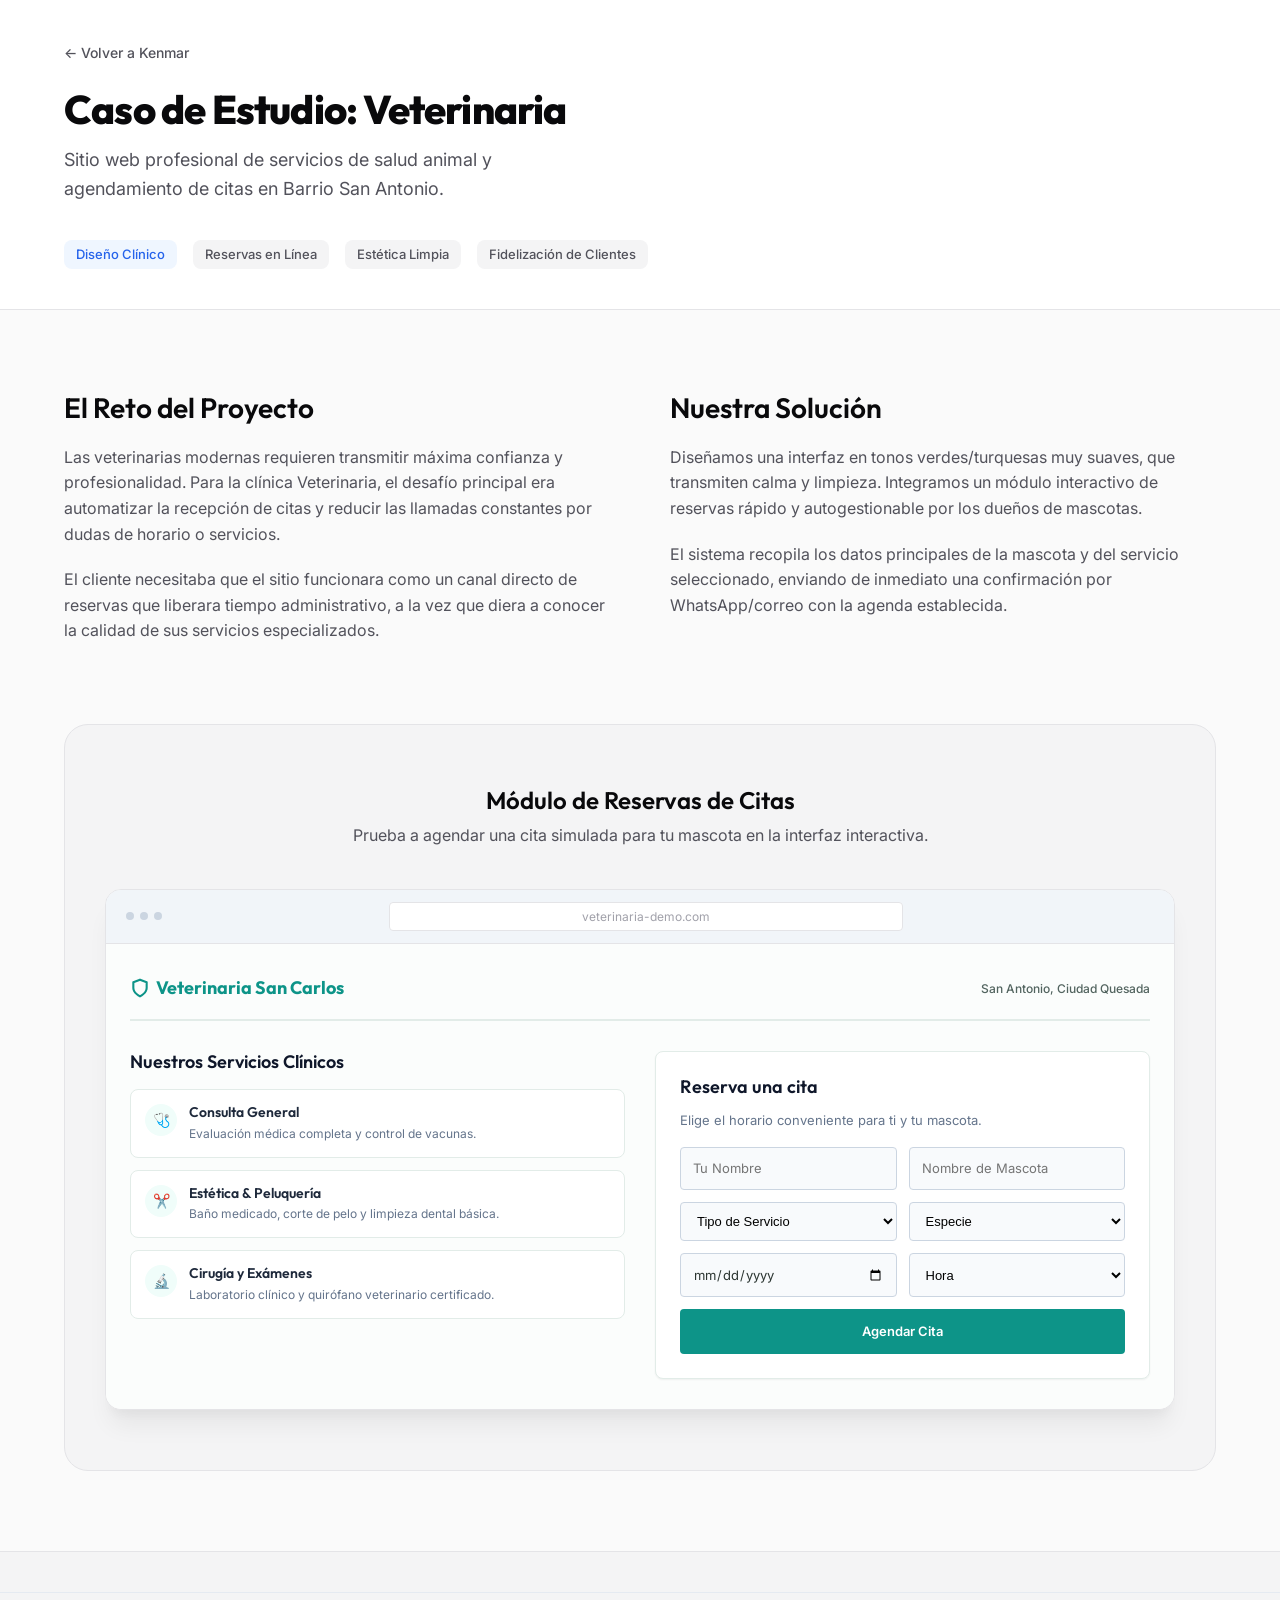
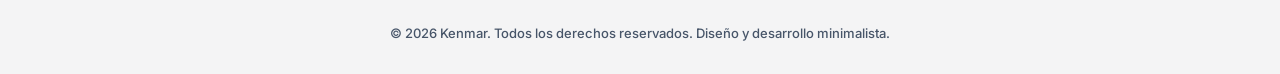
<file: proyectos/vet-duran.html>
<!DOCTYPE html>
<html lang="es">
<head>
    <meta charset="UTF-8">
    <meta name="viewport" content="width=device-width, initial-scale=1.0">
    <title>Caso de Estudio: Veterinaria | Kenmar</title>
    <link rel="preconnect" href="https://fonts.googleapis.com">
    <link rel="preconnect" href="https://fonts.gstatic.com" crossorigin>
    <link href="https://fonts.googleapis.com/css2?family=Inter:wght@300;400;500;600&family=Outfit:wght@400;500;600;700;800&display=swap" rel="stylesheet">
    <link rel="stylesheet" href="../styles.css">
    <link rel="icon" type="image/png" href="../assets/favicon.png">
    <style>
        /* Estilos específicos para la página de caso de estudio */
        .case-header {
            padding: 40px 0;
            border-bottom: 1px solid var(--border-color);
            background: var(--bg-secondary);
        }
        .btn-back {
            display: inline-flex;
            align-items: center;
            gap: 8px;
            font-weight: 500;
            font-size: 14px;
            color: var(--text-secondary);
            margin-bottom: 20px;
        }
        .btn-back:hover {
            color: var(--accent);
        }
        .case-title-area h1 {
            font-size: 40px;
            font-weight: 800;
            margin-bottom: 12px;
            letter-spacing: -0.02em;
        }
        .case-meta {
            display: flex;
            gap: 16px;
            flex-wrap: wrap;
            margin-top: 16px;
        }
        .meta-tag {
            background-color: var(--bg-alt);
            padding: 4px 12px;
            border-radius: var(--radius-sm);
            font-size: 13px;
            font-weight: 500;
        }
        .meta-tag.highlight {
            background-color: var(--accent-light);
            color: var(--accent);
        }
        
        .case-content {
            padding: 80px 0;
        }
        .case-intro-grid {
            display: grid;
            grid-template-columns: 1fr 1fr;
            gap: 60px;
            margin-bottom: 60px;
        }
        .case-intro-grid h2 {
            font-size: 28px;
            margin-bottom: 20px;
        }
        .case-intro-grid p {
            font-size: 16px;
            margin-bottom: 20px;
            color: var(--text-secondary);
        }
        
        /* Estilos de la Demostración Interactiva */
        .demo-section {
            background-color: var(--bg-alt);
            border-radius: var(--radius-lg);
            padding: 60px 40px;
            margin-top: 60px;
            border: 1px solid var(--border-color);
        }
        .demo-header {
            text-align: center;
            margin-bottom: 40px;
        }
        .demo-header h3 {
            font-size: 24px;
            margin-bottom: 8px;
        }
        
        /* Simulación del Sitio del Cliente */
        .client-mock-container {
            background: #fff;
            border: 1px solid var(--border-color);
            border-radius: var(--radius-md);
            box-shadow: var(--shadow-lg);
            overflow: hidden;
            font-family: var(--font-body);
        }
        .client-mock-bar {
            background: #f1f5f9;
            padding: 12px 20px;
            border-bottom: 1px solid var(--border-color);
            display: flex;
            align-items: center;
            justify-content: space-between;
        }
        .client-mock-address {
            background: #fff;
            padding: 4px 16px;
            border-radius: 4px;
            font-size: 12px;
            color: var(--text-muted);
            border: 1px solid var(--border-color);
            width: 50%;
            text-align: center;
        }
        .client-mock-dots {
            display: flex;
            gap: 6px;
        }
        .client-mock-dots span {
            width: 8px;
            height: 8px;
            border-radius: 50%;
            background: #cbd5e1;
        }
        
        /* Estilos de la simulación de Veterinaria */
        .vet-site {
            background: #fbfdfc;
            color: #2b3531;
            padding: 30px 24px;
        }
        .vet-nav {
            display: flex;
            justify-content: space-between;
            align-items: center;
            border-bottom: 2px solid #e2ece8;
            padding-bottom: 16px;
            margin-bottom: 30px;
        }
        .vet-logo {
            font-family: var(--font-heading);
            font-weight: 700;
            color: #0d9488;
            display: flex;
            align-items: center;
            gap: 6px;
            font-size: 18px;
        }
        .vet-grid {
            display: grid;
            grid-template-columns: 1fr 1fr;
            gap: 30px;
            align-items: start;
        }
        .vet-services-column h4 {
            font-size: 18px;
            margin-bottom: 16px;
            color: #0f172a;
        }
        .vet-service-item {
            background: #fff;
            border: 1px solid #e2ece8;
            border-radius: var(--radius-sm);
            padding: 14px;
            display: flex;
            gap: 12px;
            margin-bottom: 12px;
            transition: var(--transition-fast);
        }
        .vet-service-item:hover {
            border-color: #0d9488;
            box-shadow: var(--shadow-sm);
        }
        .vet-service-icon {
            width: 32px;
            height: 32px;
            border-radius: 50%;
            background: #f0fdfa;
            color: #0d9488;
            display: flex;
            align-items: center;
            justify-content: center;
            font-size: 14px;
            flex-shrink: 0;
        }
        .vet-service-desc h5 {
            font-size: 14px;
            margin-bottom: 2px;
            font-weight: 600;
            color: #1e293b;
        }
        .vet-service-desc p {
            font-size: 12px;
            color: #64748b;
        }
        
        /* Formulario de citas */
        .vet-booking-box {
            background: #fff;
            border: 1px solid #e2ece8;
            border-radius: var(--radius-sm);
            padding: 24px;
            box-shadow: var(--shadow-sm);
        }
        .vet-booking-box h4 {
            font-size: 18px;
            margin-bottom: 12px;
            color: #0f172a;
        }
        .vet-booking-box p {
            font-size: 13px;
            color: #64748b;
            margin-bottom: 16px;
        }
        .vet-form {
            display: flex;
            flex-direction: column;
            gap: 12px;
        }
        .vet-form-row {
            display: grid;
            grid-template-columns: 1fr 1fr;
            gap: 12px;
        }
        .vet-input, .vet-select {
            width: 100%;
            padding: 10px 12px;
            border: 1px solid #cbd5e1;
            border-radius: 4px;
            font-size: 13px;
            outline: none;
            background: #f8fafc;
            transition: var(--transition-fast);
        }
        .vet-input:focus, .vet-select:focus {
            border-color: #0d9488;
            background: #fff;
            box-shadow: 0 0 0 3px rgba(13, 148, 136, 0.08);
        }
        .vet-submit-btn {
            background: #0d9488;
            color: #fff;
            text-align: center;
            padding: 12px;
            border-radius: 4px;
            font-size: 13px;
            font-weight: 600;
            cursor: pointer;
            border: none;
            transition: var(--transition-fast);
        }
        .vet-submit-btn:hover {
            background: #0f766e;
        }
        
        .vet-success-msg {
            background: #f0fdfa;
            border: 1px solid #99f6e4;
            color: #0f766e;
            padding: 16px;
            border-radius: 6px;
            text-align: center;
            font-size: 13px;
            font-weight: 500;
        }
        
        @media (max-width: 768px) {
            .case-intro-grid {
                grid-template-columns: 1fr;
                gap: 30px;
            }
            .vet-grid {
                grid-template-columns: 1fr;
                gap: 30px;
            }
            .demo-section {
                padding: 30px 16px;
            }
        }
    </style>
</head>
<body>

    <!-- Header simple de caso de estudio -->
    <header class="case-header">
        <div class="container">
            <a href="../index.html" class="btn-back">&larr; Volver a Kenmar</a>
            <div class="case-title-area">
                <h1>Caso de Estudio: Veterinaria</h1>
                <p class="hero-description">Sitio web profesional de servicios de salud animal y agendamiento de citas en Barrio San Antonio.</p>
                <div class="case-meta">
                    <span class="meta-tag highlight">Diseño Clínico</span>
                    <span class="meta-tag">Reservas en Línea</span>
                    <span class="meta-tag">Estética Limpia</span>
                    <span class="meta-tag">Fidelización de Clientes</span>
                </div>
            </div>
        </div>
    </header>

    <main class="case-content">
        <div class="container">
            <div class="case-intro-grid">
                <div>
                    <h2>El Reto del Proyecto</h2>
                    <p>Las veterinarias modernas requieren transmitir máxima confianza y profesionalidad. Para la clínica Veterinaria, el desafío principal era automatizar la recepción de citas y reducir las llamadas constantes por dudas de horario o servicios.</p>
                    <p>El cliente necesitaba que el sitio funcionara como un canal directo de reservas que liberara tiempo administrativo, a la vez que diera a conocer la calidad de sus servicios especializados.</p>
                </div>
                <div>
                    <h2>Nuestra Solución</h2>
                    <p>Diseñamos una interfaz en tonos verdes/turquesas muy suaves, que transmiten calma y limpieza. Integramos un módulo interactivo de reservas rápido y autogestionable por los dueños de mascotas.</p>
                    <p>El sistema recopila los datos principales de la mascota y del servicio seleccionado, enviando de inmediato una confirmación por WhatsApp/correo con la agenda establecida.</p>
                </div>
            </div>

            <!-- Demostración Interactiva -->
            <div class="demo-section">
                <div class="demo-header">
                    <h3>Módulo de Reservas de Citas</h3>
                    <p>Prueba a agendar una cita simulada para tu mascota en la interfaz interactiva.</p>
                </div>

                <div class="client-mock-container">
                    <div class="client-mock-bar">
                        <div class="client-mock-dots">
                            <span></span><span></span><span></span>
                        </div>
                        <div class="client-mock-address">veterinaria-demo.com</div>
                        <div style="width:24px;"></div>
                    </div>
                    <div class="vet-site">
                        <div class="vet-nav">
                            <div class="vet-logo">
                                <svg width="20" height="20" viewBox="0 0 24 24" fill="none" stroke="currentColor" stroke-width="2.5" stroke-linecap="round" stroke-linejoin="round"><path d="M12 22s8-4 8-10V5l-8-3-8 3v7c0 6 8 10 8 10z"/></svg>
                                Veterinaria San Carlos
                            </div>
                            <span style="font-size:12px; color:#52645f; font-weight:500;">San Antonio, Ciudad Quesada</span>
                        </div>

                        <div class="vet-grid">
                            <!-- Columna Servicios -->
                            <div class="vet-services-column">
                                <h4>Nuestros Servicios Clínicos</h4>
                                <div class="vet-service-item">
                                    <div class="vet-service-icon">🩺</div>
                                    <div class="vet-service-desc">
                                        <h5>Consulta General</h5>
                                        <p>Evaluación médica completa y control de vacunas.</p>
                                    </div>
                                </div>
                                <div class="vet-service-item">
                                    <div class="vet-service-icon">✂️</div>
                                    <div class="vet-service-desc">
                                        <h5>Estética & Peluquería</h5>
                                        <p>Baño medicado, corte de pelo y limpieza dental básica.</p>
                                    </div>
                                </div>
                                <div class="vet-service-item">
                                    <div class="vet-service-icon">🔬</div>
                                    <div class="vet-service-desc">
                                        <h5>Cirugía y Exámenes</h5>
                                        <p>Laboratorio clínico y quirófano veterinario certificado.</p>
                                    </div>
                                </div>
                            </div>

                            <!-- Formulario interactivo de reserva -->
                            <div class="vet-booking-box">
                                <h4>Reserva una cita</h4>
                                <p>Elige el horario conveniente para ti y tu mascota.</p>
                                
                                <form id="vet-booking-form" class="vet-form">
                                    <div class="vet-form-row">
                                        <input type="text" id="vet-owner-name" class="vet-input" placeholder="Tu Nombre" required>
                                        <input type="text" id="vet-pet-name" class="vet-input" placeholder="Nombre de Mascota" required>
                                    </div>
                                    <div class="vet-form-row">
                                        <select id="vet-service-type" class="vet-select" required>
                                            <option value="" disabled selected>Tipo de Servicio</option>
                                            <option value="Consulta Médica">Consulta Médica</option>
                                            <option value="Peluquería Canina">Estética y Peluquería</option>
                                            <option value="Vacunación">Vacunación</option>
                                            <option value="Cirugía/Especialidad">Cirugía/Especialidad</option>
                                        </select>
                                        <select id="vet-pet-type" class="vet-select" required>
                                            <option value="" disabled selected>Especie</option>
                                            <option value="Perro">Perro</option>
                                            <option value="Gato">Gato</option>
                                            <option value="Otro">Otro</option>
                                        </select>
                                    </div>
                                    <div class="vet-form-row">
                                        <input type="date" id="vet-date" class="vet-input" required>
                                        <select id="vet-time" class="vet-select" required>
                                            <option value="" disabled selected>Hora</option>
                                            <option value="08:00 AM">08:00 AM</option>
                                            <option value="10:00 AM">10:00 AM</option>
                                            <option value="02:00 PM">02:00 PM</option>
                                            <option value="04:00 PM">04:00 PM</option>
                                        </select>
                                    </div>
                                    <button type="submit" class="vet-submit-btn">Agendar Cita</button>
                                </form>
                                <div id="vet-success-box" class="vet-success-msg hidden"></div>
                            </div>
                        </div>
                    </div>
                </div>
            </div>
        </div>
    </main>

    <!-- Footer simple -->
    <footer class="main-footer" style="padding-top:40px;">
        <div class="footer-bottom">
            <div class="container">
                <p>&copy; 2026 Kenmar. Todos los derechos reservados. Diseño y desarrollo minimalista.</p>
            </div>
        </div>
    </footer>

    <script>
        // Lógica interactiva del agendamiento de citas
        const bookingForm = document.getElementById('vet-booking-form');
        const successBox = document.getElementById('vet-success-box');

        if (bookingForm) {
            bookingForm.addEventListener('submit', (e) => {
                e.preventDefault();
                
                const ownerName = document.getElementById('vet-owner-name').value.trim();
                const petName = document.getElementById('vet-pet-name').value.trim();
                const service = document.getElementById('vet-service-type').value;
                const petType = document.getElementById('vet-pet-type').value;
                const date = document.getElementById('vet-date').value;
                const time = document.getElementById('vet-time').value;

                // Ocultar formulario temporalmente y mostrar mensaje
                bookingForm.classList.add('hidden');
                successBox.classList.remove('hidden');
                
                // Redactar mensaje de éxito
                successBox.innerHTML = `
                    <div style="font-size:24px; margin-bottom:8px;">✅</div>
                    <strong>¡Cita Solicitada con Éxito!</strong><br>
                    Hola <strong>${ownerName}</strong>, hemos reservado un espacio para <strong>${petName}</strong> (${petType}) para el servicio de <strong>${service}</strong> el día <strong>${date}</strong> a las <strong>${time}</strong>.<br>
                    <button id="vet-reset-btn" style="margin-top:14px; background:#0d9488; color:#fff; padding:6px 12px; border-radius:4px; font-size:11px; cursor:pointer; font-weight:600;">Agendar Otra Cita</button>
                `;

                // Agregar listener al botón de reiniciar
                document.getElementById('vet-reset-btn').addEventListener('click', () => {
                    successBox.classList.add('hidden');
                    bookingForm.classList.remove('hidden');
                    bookingForm.reset();
                });
            });
        }
    </script>
</body>
</html>
</file>
<file: styles.css>
/* Estilos Generales y Sistema de Diseño para Kenmar */

:root {
    /* Paleta de Colores Minimalista y Profesional */
    --bg-primary: #fafafa;
    --bg-secondary: #ffffff;
    --bg-alt: #f4f4f5;
    --border-color: #e4e4e7;
    
    --text-primary: #09090b;
    --text-secondary: #52525b;
    --text-muted: #a1a1aa;
    
    --accent: #2563eb;
    --accent-hover: #1d4ed8;
    --accent-light: #eff6ff;
    
    --whatsapp: #0c9a6f;
    --whatsapp-hover: #097d59;
    --whatsapp-light: #e6f7f2;
    
    /* Tipografías */
    --font-heading: 'Outfit', -apple-system, BlinkMacSystemFont, "Segoe UI", Roboto, sans-serif;
    --font-body: 'Inter', -apple-system, BlinkMacSystemFont, "Segoe UI", Roboto, sans-serif;
    
    /* Bordes y Sombras */
    --radius-sm: 8px;
    --radius-md: 16px;
    --radius-lg: 24px;
    --radius-full: 9999px;
    
    --shadow-sm: 0 1px 3px rgba(0,0,0,0.02), 0 1px 2px rgba(0,0,0,0.04);
    --shadow-md: 0 10px 15px -3px rgba(9, 9, 11, 0.04), 0 4px 6px -2px rgba(9, 9, 11, 0.02);
    --shadow-lg: 0 20px 25px -5px rgba(9, 9, 11, 0.06), 0 10px 10px -5px rgba(9, 9, 11, 0.03);
    --shadow-premium: 0 30px 60px -15px rgba(37, 99, 235, 0.08), 0 15px 30px -10px rgba(0, 0, 0, 0.04);
    
    /* Transiciones */
    --transition-smooth: all 0.35s cubic-bezier(0.16, 1, 0.3, 1);
    --transition-fast: all 0.2s ease;
}

/* Reset Moderno */
*, *::before, *::after {
    box-sizing: border-box;
    margin: 0;
    padding: 0;
}

html {
    scroll-behavior: smooth;
    scroll-padding-top: 80px;
    -webkit-font-smoothing: antialiased;
    -moz-osx-font-smoothing: grayscale;
}

body {
    font-family: var(--font-body);
    background-color: var(--bg-primary);
    color: var(--text-secondary);
    line-height: 1.6;
    overflow-x: hidden;
}

h1, h2, h3, h4, h5, h6 {
    font-family: var(--font-heading);
    color: var(--text-primary);
    font-weight: 600;
    line-height: 1.25;
}

a {
    color: inherit;
    text-decoration: none;
    transition: var(--transition-fast);
}

img, svg {
    display: block;
    max-width: 100%;
    height: auto;
}

button, input, textarea {
    font: inherit;
    color: inherit;
    border: none;
    background: none;
}

ul {
    list-style: none;
}

/* Componentes Comunes */
.container {
    width: 100%;
    max-width: 1200px;
    margin: 0 auto;
    padding: 0 24px;
}

.section {
    padding: 100px 0;
    position: relative;
}

.section-alt {
    background-color: var(--bg-alt);
}

.section-header {
    max-width: 650px;
    margin-bottom: 60px;
}

.text-center {
    text-align: center;
    margin-left: auto;
    margin-right: auto;
}

.section-subtitle {
    display: inline-block;
    font-family: var(--font-heading);
    font-size: 14px;
    font-weight: 600;
    text-transform: uppercase;
    letter-spacing: 0.1em;
    color: var(--accent);
    margin-bottom: 12px;
}

.section-title {
    font-size: 36px;
    font-weight: 700;
    letter-spacing: -0.02em;
}

@media (max-width: 768px) {
    .section {
        padding: 70px 0;
    }
    .section-title {
        font-size: 28px;
    }
}

/* Botones Premium */
.btn {
    display: inline-flex;
    align-items: center;
    justify-content: center;
    padding: 14px 28px;
    border-radius: var(--radius-md);
    font-weight: 500;
    font-size: 15px;
    cursor: pointer;
    transition: var(--transition-smooth);
}

.btn-primary {
    background: linear-gradient(135deg, #1d4ed8 0%, #2563eb 50%, #0284c7 100%) !important;
    border: 1.5px solid rgba(56, 189, 248, 0.6) !important;
    color: #ffffff !important;
    font-weight: 700 !important;
    box-shadow: 0 6px 22px rgba(37, 99, 235, 0.45), 0 0 16px rgba(56, 189, 248, 0.3);
    backdrop-filter: blur(10px);
    -webkit-backdrop-filter: blur(10px);
    transition: all 0.3s cubic-bezier(0.16, 1, 0.3, 1) !important;
}

.btn-primary:hover {
    border-color: #38bdf8 !important;
    background: linear-gradient(135deg, #2563eb 0%, #0284c7 50%, #38bdf8 100%) !important;
    box-shadow: 0 12px 30px rgba(56, 189, 248, 0.65), 0 0 25px rgba(37, 99, 235, 0.5) !important;
    transform: translateY(-3px) scale(1.05) !important;
    color: #ffffff !important;
}

.btn-secondary {
    background-color: var(--bg-secondary);
    color: var(--text-primary);
    border: 1px solid var(--border-color);
    box-shadow: var(--shadow-sm);
}

.btn-secondary:hover {
    background-color: var(--bg-alt);
    border-color: var(--text-muted);
    transform: translateY(-2px);
}

.btn-whatsapp-inline {
    gap: 8px;
    border-color: var(--border-color);
}

.btn-whatsapp-inline:hover {
    border-color: var(--whatsapp);
    color: var(--whatsapp);
    background-color: var(--whatsapp-light);
    box-shadow: 0 8px 20px rgba(12, 154, 111, 0.1);
}

.icon-svg {
    width: 20px;
    height: 20px;
    fill: currentColor;
}

/* Header & Navegación - Azul Marino Oscuro Elegante */
.main-header {
    position: fixed;
    top: 0;
    left: 0;
    width: 100%;
    z-index: 1000;
    background: linear-gradient(135deg, rgba(5, 14, 33, 0.96) 0%, rgba(10, 24, 48, 0.98) 100%);
    backdrop-filter: blur(18px);
    -webkit-backdrop-filter: blur(18px);
    border-bottom: 1px solid rgba(56, 189, 248, 0.3);
    box-shadow: 0 4px 25px rgba(2, 8, 20, 0.75);
    transition: var(--transition-smooth);
}

.main-header.scrolled {
    background: linear-gradient(135deg, rgba(3, 9, 23, 0.98) 0%, rgba(7, 18, 38, 0.99) 100%);
    border-bottom-color: rgba(56, 189, 248, 0.45);
    box-shadow: 0 8px 30px rgba(2, 8, 20, 0.85);
}

.header-container {
    display: flex;
    align-items: center;
    justify-content: space-between;
    height: 80px;
    transition: var(--transition-smooth);
}

.main-header.scrolled .header-container {
    height: 70px;
}

.logo {
    font-family: var(--font-heading);
    font-size: 22px;
    font-weight: 800;
    letter-spacing: -0.03em;
    color: #ffffff !important;
    display: flex;
    align-items: center;
    gap: 8px;
}

.logo-dot {
    width: 9px;
    height: 9px;
    background-color: #38bdf8;
    box-shadow: 0 0 12px #38bdf8;
    border-radius: 50%;
    display: inline-block;
}

.logo-img {
    height: 30px;
    width: auto;
    display: block;
    object-fit: contain;
    transition: var(--transition-smooth);
}

.logo:hover .logo-img {
    transform: rotate(-6deg) scale(1.1);
    filter: drop-shadow(0 0 8px rgba(56, 189, 248, 0.6));
}

.nav-list {
    display: flex;
    align-items: center;
    gap: 28px;
}

.nav-link {
    font-size: 14px;
    font-weight: 600;
    color: #e2e8f0 !important;
    position: relative;
    padding: 8px 12px;
    border-radius: var(--radius-sm);
    transition: var(--transition-smooth);
}

.nav-link::after {
    content: '';
    position: absolute;
    bottom: 2px;
    left: 12px;
    right: 12px;
    width: 0;
    height: 2px;
    background: linear-gradient(90deg, #38bdf8, #2563eb);
    border-radius: 2px;
    box-shadow: 0 0 8px #38bdf8;
    transition: var(--transition-smooth);
    margin: 0 auto;
}

.nav-link:hover {
    color: #ffffff !important;
    background: rgba(56, 189, 248, 0.12);
}

.nav-link:hover::after,
.nav-link.active::after {
    width: calc(100% - 24px);
}

.nav-link.active {
    color: #38bdf8 !important;
    font-weight: 700;
    background: rgba(56, 189, 248, 0.15);
}

.nav-btn {
    background: linear-gradient(135deg, #1d4ed8 0%, #2563eb 50%, #0284c7 100%) !important;
    border: 1.5px solid rgba(56, 189, 248, 0.6) !important;
    color: #ffffff !important;
    font-weight: 700 !important;
    padding: 8px 20px !important;
    border-radius: var(--radius-sm);
    box-shadow: 0 4px 18px rgba(37, 99, 235, 0.45), 0 0 12px rgba(56, 189, 248, 0.3);
    backdrop-filter: blur(10px);
    -webkit-backdrop-filter: blur(10px);
    transition: all 0.3s cubic-bezier(0.16, 1, 0.3, 1) !important;
}

.nav-btn::after {
    display: none;
}

.nav-btn:hover {
    border-color: #38bdf8 !important;
    background: linear-gradient(135deg, #2563eb 0%, #0284c7 50%, #38bdf8 100%) !important;
    box-shadow: 0 8px 25px rgba(56, 189, 248, 0.65), 0 0 20px rgba(37, 99, 235, 0.5) !important;
    transform: translateY(-2px) scale(1.05) !important;
    color: #ffffff !important;
}

.nav-toggle {
    display: none;
    flex-direction: column;
    justify-content: space-between;
    width: 24px;
    height: 18px;
    cursor: pointer;
    background: transparent;
    z-index: 1001;
}

.burger-bar {
    width: 100%;
    height: 2px;
    background-color: #ffffff;
    border-radius: 2px;
    transition: var(--transition-smooth);
}

.nav-close {
    display: none;
}

@media (max-width: 768px) {
    .nav-close {
        display: block;
        position: absolute;
        top: 24px;
        right: 24px;
        background: transparent;
        border: none;
        font-size: 32px;
        color: #0f172a;
        cursor: pointer;
        line-height: 1;
        padding: 4px 8px;
        z-index: 1002;
        transition: var(--transition-fast);
    }
    
    .nav-close:hover {
        color: #1d4ed8;
        transform: scale(1.1);
    }

    .nav-toggle {
        display: flex;
    }
    
    .nav-toggle.open {
        display: none !important;
    }
    
    .nav-menu {
        position: fixed;
        top: 0;
        right: -100%;
        width: 80%;
        max-width: 320px;
        height: 100vh;
        background-color: var(--bg-secondary);
        box-shadow: var(--shadow-lg);
        padding: 100px 40px 40px;
        transition: var(--transition-smooth);
    }
    
    .nav-menu.open {
        right: 0;
    }
    
    .nav-list {
        flex-direction: column;
        align-items: flex-start;
        gap: 24px;
    }
    
    .nav-link {
        font-size: 18px;
        color: #0f172a !important;
    }
    
    .nav-btn {
        width: 100%;
        text-align: center;
        margin-top: 10px;
    }
    
    .nav-toggle.open .burger-bar:nth-child(1) {
        transform: translateY(8px) rotate(45deg);
    }
    
    .nav-toggle.open .burger-bar:nth-child(2) {
        opacity: 0;
    }
    
    .nav-toggle.open .burger-bar:nth-child(3) {
        transform: translateY(-8px) rotate(-45deg);
    }
}

/* Hero Section */
.hero-section {
    padding-top: 170px;
    padding-bottom: 130px;
    overflow: hidden;
    background: radial-gradient(circle at 10% 20%, rgba(37, 99, 235, 0.03) 0%, transparent 45%), 
                radial-gradient(circle at 90% 80%, rgba(12, 154, 111, 0.03) 0%, transparent 45%), 
                var(--bg-primary);
    position: relative;
}

.hero-container {
    display: grid;
    grid-template-columns: 1.15fr 0.85fr;
    gap: 60px;
    align-items: center;
}

.hero-badge {
    display: inline-block;
    padding: 6px 14px;
    background-color: var(--accent-light);
    color: var(--accent);
    border-radius: var(--radius-full);
    font-size: 13px;
    font-weight: 600;
    letter-spacing: 0.02em;
    margin-bottom: 20px;
    border: 1px solid rgba(37, 99, 235, 0.1);
    animation: fadeInDown 0.8s ease;
}

.hero-title {
    font-size: 56px;
    font-weight: 800;
    letter-spacing: -0.03em;
    margin-bottom: 24px;
    line-height: 1.15;
    animation: fadeInUp 0.8s ease 0.1s both;
}

.hero-title .accent-span {
    color: var(--accent);
    position: relative;
    display: inline-block;
}

.cursor-blink {
    font-weight: 300;
    color: var(--accent);
    animation: blink-anim 1s step-end infinite;
    margin-left: 2px;
}

@keyframes blink-anim {
    50% { opacity: 0; }
}

.hero-description {
    font-size: 18px;
    color: var(--text-secondary);
    margin-bottom: 36px;
    max-width: 520px;
    animation: fadeInUp 0.8s ease 0.2s both;
}

.hero-ctas {
    display: flex;
    gap: 16px;
    animation: fadeInUp 0.8s ease 0.3s both;
}

/* Browser Mockup en Hero */
.hero-visual {
    position: relative;
    z-index: 2;
    perspective: 1200px;
    animation: fadeInRight 1s cubic-bezier(0.16, 1, 0.3, 1) 0.2s both;
}

.browser-mockup {
    background-color: var(--bg-secondary);
    border: 1px solid var(--border-color);
    border-radius: var(--radius-md);
    box-shadow: var(--shadow-premium);
    overflow: hidden;
    width: 100%;
    transform-style: preserve-3d;
    transition: transform 0.6s cubic-bezier(0.16, 1, 0.3, 1), box-shadow 0.6s cubic-bezier(0.16, 1, 0.3, 1);
}

.browser-mockup:hover {
    box-shadow: 0 40px 80px -20px rgba(37, 99, 235, 0.12), 0 20px 40px -15px rgba(0, 0, 0, 0.05);
}

.browser-bar {
    display: grid;
    grid-template-columns: 1fr 3fr 1fr;
    align-items: center;
    background-color: var(--bg-alt);
    padding: 10px 16px;
    border-bottom: 1px solid var(--border-color);
}

.browser-dots {
    display: flex;
    gap: 6px;
}

.browser-dots span {
    width: 8px;
    height: 8px;
    border-radius: 50%;
    background-color: #ddd;
}

.browser-dots span:nth-child(1) { background-color: #ef4444; }
.browser-dots span:nth-child(2) { background-color: #eab308; }
.browser-dots span:nth-child(3) { background-color: #22c55e; }

.browser-url {
    background-color: var(--bg-secondary);
    border: 1px solid var(--border-color);
    border-radius: 4px;
    font-size: 11px;
    color: var(--text-muted);
    text-align: center;
    padding: 3px 0;
}

.browser-content-mock {
    padding: 24px;
    background-color: var(--bg-primary);
}

.mock-nav {
    display: flex;
    justify-content: space-between;
    align-items: center;
    margin-bottom: 24px;
}

.mock-logo {
    width: 50px;
    height: 12px;
    background-color: #e4e4e7;
    border-radius: 2px;
}

.mock-menu {
    display: flex;
    gap: 8px;
}

.mock-menu span {
    width: 16px;
    height: 6px;
    background-color: #e4e4e7;
    border-radius: 1px;
}

.mock-hero {
    display: flex;
    flex-direction: column;
    align-items: center;
    margin-bottom: 30px;
}

.mock-title {
    width: 70%;
    height: 18px;
    background-color: #cbd5e1;
    border-radius: 4px;
    margin-bottom: 10px;
}

.mock-text {
    width: 90%;
    height: 10px;
    background-color: #e2e8f0;
    border-radius: 2px;
    margin-bottom: 16px;
}

.mock-button {
    width: 80px;
    height: 24px;
    background-color: var(--accent);
    border-radius: 4px;
}

.mock-grid {
    display: grid;
    grid-template-columns: 1fr 1fr;
    gap: 16px;
}

.mock-card {
    height: 60px;
    background-color: var(--bg-secondary);
    border: 1px solid var(--border-color);
    border-radius: var(--radius-sm);
}

/* Círculos blur de decoración */
.bg-blur {
    position: absolute;
    border-radius: 50%;
    filter: blur(100px);
    -webkit-filter: blur(100px);
    z-index: 1;
    opacity: 0.35;
    pointer-events: none;
}

.bg-blur-1 {
    width: 400px;
    height: 400px;
    background-color: var(--accent-light);
    top: 5%;
    right: -100px;
    animation: floatBg1 20s ease-in-out infinite;
}

.bg-blur-2 {
    width: 300px;
    height: 300px;
    background-color: rgba(12, 154, 111, 0.08);
    bottom: 10%;
    left: -50px;
    animation: floatBg2 25s ease-in-out infinite;
}

@keyframes floatBg1 {
    0%, 100% { transform: translate(0, 0) scale(1); }
    50% { transform: translate(40px, -40px) scale(1.15); }
}

@keyframes floatBg2 {
    0%, 100% { transform: translate(0, 0) scale(1); }
    50% { transform: translate(-30px, 30px) scale(0.9); }
}

/* Animaciones de entrada básicas */
@keyframes fadeInUp {
    from {
        opacity: 0;
        transform: translateY(20px);
    }
    to {
        opacity: 1;
        transform: translateY(0);
    }
}

@keyframes fadeInDown {
    from {
        opacity: 0;
        transform: translateY(-20px);
    }
    to {
        opacity: 1;
        transform: translateY(0);
    }
}

@keyframes fadeInRight {
    from {
        opacity: 0;
        transform: translateX(40px) rotateY(-5deg);
    }
    to {
        opacity: 1;
        transform: translateX(0) rotateY(0);
    }
}

@media (max-width: 991px) {
    .hero-container {
        grid-template-columns: 1fr;
        gap: 50px;
        text-align: center;
    }
    
    .hero-description {
        margin-left: auto;
        margin-right: auto;
    }
    
    .hero-ctas {
        justify-content: center;
    }
    
    .hero-title {
        font-size: 42px;
    }
    
    .badge-speed {
        left: 10px;
        top: 20px;
    }
    
    .badge-seo {
        right: 10px;
        bottom: 20px;
    }
}

/* Sección Sobre Nosotros */
.about-grid {
    display: grid;
    grid-template-columns: 0.9fr 1.1fr;
    gap: 60px;
    align-items: start;
}

.about-text p {
    font-size: 17px;
    margin-bottom: 20px;
}

.about-hint {
    font-size: 13px !important;
    font-weight: 600;
    color: var(--accent);
    display: flex;
    align-items: center;
    gap: 6px;
    margin-top: 10px;
}

/* Widget interactivo */
.about-widget {
    display: flex;
    flex-direction: column;
    gap: 20px;
    width: 100%;
}

.about-widget-tabs {
    display: flex;
    flex-direction: column;
    gap: 10px;
}

.about-tab-btn {
    display: flex;
    align-items: center;
    gap: 16px;
    padding: 16px 20px;
    background: linear-gradient(135deg, rgba(10, 25, 47, 0.78) 0%, rgba(15, 34, 64, 0.80) 100%);
    border: 1px solid rgba(56, 189, 248, 0.25);
    border-radius: var(--radius-md);
    text-align: left;
    cursor: pointer;
    box-shadow: 0 4px 14px rgba(10, 25, 47, 0.4);
    transition: var(--transition-smooth);
    position: relative;
    overflow: hidden;
    backdrop-filter: blur(10px);
    -webkit-backdrop-filter: blur(10px);
}

.about-tab-btn:hover {
    border-color: #38bdf8;
    background: linear-gradient(135deg, rgba(15, 34, 64, 0.82) 0%, rgba(29, 78, 216, 0.80) 100%);
    box-shadow: 0 4px 18px rgba(37, 99, 235, 0.35);
    transform: translateX(6px);
}

.about-tab-btn.active {
    border-color: #38bdf8;
    background: linear-gradient(135deg, rgba(30, 58, 138, 0.82) 0%, rgba(37, 99, 235, 0.85) 100%);
    box-shadow: 0 4px 22px rgba(37, 99, 235, 0.45), inset 0 0 0 1px #38bdf8;
}

.about-tab-btn .tab-btn-text h4 {
    font-size: 15px;
    font-weight: 700;
    color: #ffffff !important;
    margin-bottom: 3px;
    letter-spacing: -0.01em;
    text-shadow: 0 1px 3px rgba(0, 0, 0, 0.6);
}

.about-tab-btn .tab-btn-text p {
    font-size: 12px;
    color: #bae6fd !important;
    text-shadow: 0 1px 2px rgba(0, 0, 0, 0.4);
}

/* Barra de carga animada en el botón de velocidad */
.loading-progress-bar {
    position: absolute;
    bottom: 0;
    left: 0;
    height: 3px;
    background: #ffffff;
    z-index: 2;
    border-radius: 0 2px 2px 0;
    box-shadow: 0 0 10px rgba(255, 255, 255, 0.9);
    animation: fillLoadingBar 2.5s infinite ease-in-out;
}

.tab-btn-icon {
    font-size: 18px;
    width: 38px;
    height: 38px;
    background-color: var(--bg-alt);
    border-radius: 10px;
    display: flex;
    align-items: center;
    justify-content: center;
    flex-shrink: 0;
    transition: var(--transition-smooth);
}

.about-tab-btn.active .tab-btn-icon {
    background-color: var(--accent);
    color: var(--bg-secondary);
}

.tab-btn-text h4 {
    font-size: 15px;
    font-weight: 600;
    color: var(--text-primary);
    margin-bottom: 2px;
}

/* Tarjeta informativa en pantalla */
.code-info-card {
    display: flex;
    flex-direction: column;
    gap: 12px;
    text-align: left;
    padding: 10px;
    color: #f8fafc;
}

.code-info-card h3 {
    font-size: 20px;
    font-weight: 700;
    color: #ffffff;
}

.code-info-card p {
    font-size: 14px;
    color: #cbd5e1;
    line-height: 1.6;
}



.tab-btn-text p {
    font-size: 12px;
    color: var(--text-secondary);
}

/* Pantalla de simulación */
.about-widget-screen {
    background-color: #18181b;
    border: 1px solid #27272a;
    border-radius: var(--radius-md);
    min-height: 250px;
    box-shadow: var(--shadow-lg);
    overflow: hidden;
    position: relative;
    display: flex;
    padding: 24px;
}

.about-screen-content {
    width: 100%;
    display: flex;
    flex-direction: column;
    justify-content: center;
}

/* Editor simulado */
.screen-editor-header {
    display: flex;
    justify-content: space-between;
    align-items: center;
    border-bottom: 1px solid #27272a;
    padding: 12px 20px;
    background-color: #09090b;
    position: absolute;
    top: 0;
    left: 0;
    width: 100%;
}

.editor-dots {
    display: flex;
    gap: 6px;
}

.editor-dots span {
    width: 6px;
    height: 6px;
    border-radius: 50%;
}

.editor-dots span:nth-child(1) { background-color: #ef4444; }
.editor-dots span:nth-child(2) { background-color: #eab308; }
.editor-dots span:nth-child(3) { background-color: #22c55e; }

.editor-filename {
    color: #71717a;
    font-size: 11px;
    font-family: var(--font-heading);
    font-weight: 500;
}

.code-bg-box {
    width: 100%;
    height: 100%;
    min-height: 210px;
    margin-top: 28px;
    background-image: url('assets/code_bg.jpg');
    background-size: cover;
    background-position: center;
    border-radius: 0 0 6px 6px;
}

.screen-editor-body {
    padding-top: 24px;
    font-family: Consolas, Monaco, "Lucida Console", monospace;
    font-size: 12px;
    color: #a7f3d0;
    line-height: 1.5;
    text-align: left;
    white-space: pre-wrap;
    overflow-y: auto;
    width: 100%;
}

/* Test de Carga con 3 Barras Blancas sobre Fondo Negro */
.speed-test-box {
    display: flex;
    flex-direction: column;
    align-items: center;
    gap: 16px;
    width: 100%;
}

.black-loading-container {
    background-color: #000000;
    border: 1px solid #27272a;
    border-radius: var(--radius-sm);
    padding: 20px 24px;
    width: 100%;
    display: flex;
    flex-direction: column;
    gap: 16px;
    box-shadow: inset 0 2px 12px rgba(0, 0, 0, 0.95);
}

.speed-bar-item {
    display: flex;
    flex-direction: column;
    gap: 6px;
    width: 100%;
}

.speed-bar-label {
    display: flex;
    justify-content: space-between;
    align-items: center;
    font-size: 12px;
    font-weight: 600;
    color: #e2e8f0;
}

.speed-bar-val {
    font-size: 12px;
    font-weight: 700;
    color: #ffffff;
    font-family: var(--font-heading);
}

.black-loading-track {
    width: 100%;
    height: 14px;
    background-color: #121212;
    border: 1px solid #3f3f46;
    border-radius: 7px;
    overflow: hidden;
    position: relative;
}

.white-loading-fill {
    height: 100%;
    width: 100%;
    background-color: #ffffff;
    box-shadow: 0 0 12px rgba(255, 255, 255, 0.95);
    border-radius: 7px;
    transition: width 0.5s cubic-bezier(0.16, 1, 0.3, 1);
}

.speed-test-btn {
    background-color: #ffffff;
    color: #0f172a;
    font-size: 12px;
    font-weight: 700;
    padding: 10px 20px;
    border-radius: var(--radius-sm);
    cursor: pointer;
    border: none;
    box-shadow: 0 2px 10px rgba(255, 255, 255, 0.2);
    transition: var(--transition-fast);
}

.speed-test-btn:hover {
    background-color: #e2e8f0;
    transform: translateY(-2px);
}



/* Probador responsive */
.responsive-tester {
    display: flex;
    flex-direction: column;
    align-items: center;
    gap: 14px;
    width: 100%;
}

.tester-header-info {
    text-align: center;
}

.view-tag {
    display: inline-block;
    padding: 6px 16px;
    font-size: 14px;
    font-weight: 700;
    letter-spacing: 0.5px;
    color: #38bdf8;
    background: rgba(14, 165, 233, 0.18);
    border: 1px solid rgba(56, 189, 248, 0.5);
    border-radius: 20px;
    box-shadow: 0 0 14px rgba(56, 189, 248, 0.3);
    text-shadow: 0 1px 3px rgba(0, 0, 0, 0.9);
}

.tester-hint-text {
    font-size: 13px;
    color: #f1f5f9;
    font-weight: 500;
    margin-top: 6px;
    text-shadow: 0 1px 3px rgba(0, 0, 0, 0.8);
}

.tester-controls {
    display: flex;
    gap: 8px;
    background-color: #09090b;
    padding: 6px;
    border-radius: var(--radius-sm);
    border: 1px solid #27272a;
}

.tester-btn {
    padding: 6px 14px;
    font-size: 12px;
    font-weight: 600;
    border-radius: 4px;
    cursor: pointer;
    color: #94a3b8;
    background: transparent;
    border: 1px solid transparent;
    transition: var(--transition-fast);
}

.tester-btn:hover {
    color: #ffffff;
    border-color: #334155;
}

.tester-btn.active {
    background-color: var(--accent);
    color: #ffffff;
    border-color: var(--accent);
    box-shadow: 0 2px 8px rgba(37, 99, 235, 0.4);
}

.tester-viewport-wrapper {
    width: 100%;
    min-height: 140px;
    display: flex;
    align-items: center;
    justify-content: center;
    overflow: hidden;
    background: #09090b;
    padding: 12px;
    border-radius: var(--radius-sm);
    border: 1px dashed #334155;
}

.tester-viewport {
    background-color: #ffffff;
    border: 1px solid #cbd5e1;
    border-radius: 6px;
    display: flex;
    flex-direction: column;
    overflow: hidden;
    box-shadow: 0 10px 25px rgba(0, 0, 0, 0.5);
    transition: width 0.4s cubic-bezier(0.16, 1, 0.3, 1);
}

.tester-viewport.desktop { width: 100%; }
.tester-viewport.tablet { width: 70%; }
.tester-viewport.mobile { width: 45%; }

.mock-site-box {
    width: 100%;
    background: #ffffff;
    color: #0f172a;
}

.mock-layout-header {
    background-color: #0f172a;
    color: #ffffff;
    padding: 6px 12px;
    display: flex;
    justify-content: space-between;
    align-items: center;
}

.mock-layout-logo {
    font-family: var(--font-heading);
    font-weight: 800;
    font-size: 11px;
    color: #38bdf8;
}

.mock-layout-menu {
    display: flex;
    gap: 3px;
}

.mock-layout-menu span {
    width: 4px;
    height: 4px;
    background-color: #94a3b8;
    border-radius: 50%;
}

.mock-layout-hero {
    padding: 10px 8px;
    background: linear-gradient(135deg, #f8fafc 0%, #e2e8f0 100%);
    text-align: center;
}

.mock-layout-hero-title {
    font-size: 11px;
    font-weight: 800;
    color: #1e293b;
    margin-bottom: 2px;
}

.mock-layout-hero-text {
    font-size: 9px;
    color: #64748b;
}

.mock-layout-cards {
    display: flex;
    gap: 6px;
    padding: 8px;
    background: #ffffff;
}

.mock-layout-card {
    flex: 1;
    background-color: #f1f5f9;
    border: 1px solid #cbd5e1;
    border-radius: 4px;
    padding: 6px 4px;
    font-size: 8px;
    font-weight: 700;
    color: #334155;
    text-align: center;
}

.tester-viewport.mobile .mock-layout-cards {
    flex-direction: column;
    gap: 4px;
}

.tester-viewport.mobile .mock-layout-card {
    padding: 4px;
    font-size: 7px;
}

@media (max-width: 991px) {
    .about-grid {
        grid-template-columns: 1fr;
        gap: 40px;
    }
}

/* Sección Servicios */
.services-grid {
    display: grid;
    grid-template-columns: repeat(auto-fit, minmax(260px, 1fr));
    gap: 24px;
}

.service-card {
    background-color: var(--bg-secondary);
    border: 1px solid var(--border-color);
    border-radius: var(--radius-md);
    padding: 36px 28px;
    box-shadow: var(--shadow-sm);
    transition: var(--transition-smooth);
    display: flex;
    flex-direction: column;
    text-decoration: none;
    color: var(--text-primary);
    position: relative;
    overflow: hidden;
}

.service-card:hover {
    transform: translateY(-6px);
    border-color: var(--accent);
    box-shadow: var(--shadow-lg);
}

/* Tarjeta Destacada 1: Webs Corporativas con Imagen de Fondo 1 */
.service-card-corp {
    background-image: url('assets/service_corp_bg.jpg');
    background-size: cover;
    background-position: center;
    border: 1px solid rgba(109, 163, 166, 0.5);
    color: #ffffff;
}

/* Tarjeta Destacada 2: Landing Pages con Imagen de Fondo 2 (Verde Salvia / Arena) */
.service-card-landing {
    background-image: url('assets/service_landing_bg.png');
    background-size: cover;
    background-position: center;
    border: 1px solid rgba(163, 177, 163, 0.5);
    color: #ffffff;
}

/* Tarjeta Destacada 3: Optimización & SEO con Imagen de Fondo 3 */
.service-card-seo {
    background-image: url('assets/service_seo_bg.png');
    background-size: cover;
    background-position: center;
    border: 1px solid rgba(46, 117, 89, 0.5);
    color: #ffffff;
}

.service-card-overlay {
    position: absolute;
    top: 0;
    left: 0;
    width: 100%;
    height: 100%;
    background: linear-gradient(135deg, rgba(15, 23, 42, 0.78) 0%, rgba(24, 27, 32, 0.88) 100%);
    z-index: 1;
    transition: var(--transition-smooth);
}

.service-card-corp:hover .service-card-overlay,
.service-card-landing:hover .service-card-overlay,
.service-card-seo:hover .service-card-overlay {
    background: linear-gradient(135deg, rgba(15, 23, 42, 0.68) 0%, rgba(24, 27, 32, 0.78) 100%);
}

.service-card-content {
    position: relative;
    z-index: 2;
    display: flex;
    flex-direction: column;
    height: 100%;
}

.service-card-corp h3,
.service-card-landing h3,
.service-card-seo h3 {
    color: #ffffff !important;
    text-shadow: 0 2px 4px rgba(0, 0, 0, 0.5);
    font-weight: 700;
}

.service-card-corp p,
.service-card-landing p,
.service-card-seo p {
    color: #e2e8f0 !important;
    text-shadow: 0 1px 3px rgba(0, 0, 0, 0.6);
}

.service-card-corp .icon-featured {
    background-color: rgba(109, 163, 166, 0.25);
    color: #7dd3fc;
    border: 1px solid rgba(125, 211, 252, 0.4);
}

.service-card-landing .icon-featured-landing {
    background-color: rgba(249, 115, 22, 0.25);
    color: #ffedd5;
    border: 1px solid rgba(251, 146, 60, 0.4);
}

.service-card-seo .icon-featured-seo {
    background-color: rgba(46, 117, 89, 0.3);
    color: #6ee7b7;
    border: 1px solid rgba(110, 231, 183, 0.4);
}

.service-card-corp:hover .icon-featured {
    background-color: #38bdf8;
    color: #0f172a;
}

.service-card-landing:hover .icon-featured-landing {
    background-color: #f97316;
    color: #ffffff;
}

.service-card-seo:hover .icon-featured-seo {
    background-color: #34d399;
    color: #0f172a;
}

.service-icon {
    width: 48px;
    height: 48px;
    border-radius: 12px;
    background-color: var(--accent-light);
    color: var(--accent);
    display: flex;
    align-items: center;
    justify-content: center;
    margin-bottom: 20px;
    transition: var(--transition-smooth);
}

.service-card:hover .service-icon {
    background-color: var(--accent);
    color: var(--bg-secondary);
}

.service-icon svg {
    width: 24px;
    height: 24px;
}

.service-card h3 {
    font-size: 20px;
    font-weight: 600;
    margin-bottom: 10px;
}

.service-card p {
    font-size: 14px;
    color: var(--text-secondary);
    margin-bottom: 20px;
    flex-grow: 1;
    line-height: 1.5;
}

.service-btn-cta {
    display: inline-flex;
    align-items: center;
    gap: 8px;
    font-size: 14px;
    font-weight: 600;
    color: var(--accent);
    margin-top: auto;
    padding-top: 16px;
    transition: var(--transition-smooth);
}

.service-card-corp .service-btn-cta {
    color: #38bdf8;
}

.service-card-landing .service-btn-cta {
    color: #fb923c;
}

.service-card-landing:hover .service-btn-cta {
    color: #f97316;
}

.service-card-seo .service-btn-cta {
    color: #6ee7b7;
}

.service-card-seo:hover .service-btn-cta {
    color: #34d399;
}

.service-btn-cta .btn-arrow {
    width: 16px;
    height: 16px;
    transition: transform 0.3s ease;
}

.service-card:hover .service-btn-cta .btn-arrow {
    transform: translateX(6px);
}



/* Sección Contacto */
.contact-wrapper {
    display: grid;
    grid-template-columns: 0.9fr 1.1fr;
    gap: 60px;
    align-items: center;
}

.contact-desc {
    font-size: 16px;
    margin-bottom: 30px;
}

.contact-channels {
    margin-top: 30px;
}

/* WhatsApp Card Button */
.whatsapp-card-btn {
    display: flex;
    align-items: center;
    gap: 16px;
    background-color: var(--whatsapp-light);
    border: 1px solid rgba(12, 154, 111, 0.15);
    border-radius: var(--radius-md);
    padding: 18px 24px;
    color: var(--whatsapp-hover);
    box-shadow: var(--shadow-sm);
    transition: var(--transition-smooth);
}

.whatsapp-card-btn:hover {
    transform: translateY(-3px);
    background-color: var(--whatsapp);
    color: var(--bg-secondary);
    border-color: var(--whatsapp);
    box-shadow: 0 10px 25px rgba(12, 154, 111, 0.25);
}

.wa-icon-box {
    width: 44px;
    height: 44px;
    border-radius: 50%;
    background-color: transparent;
    display: flex;
    align-items: center;
    justify-content: center;
    flex-shrink: 0;
    transition: var(--transition-smooth);
}

.wa-btn-img {
    width: 22px;
    height: 22px;
    object-fit: contain;
}

.wa-card-img {
    width: 40px;
    height: 40px;
    object-fit: contain;
}

.wa-float-img {
    width: 46px;
    height: 46px;
    object-fit: contain;
    filter: drop-shadow(0 2px 6px rgba(0, 0, 0, 0.25));
}

.whatsapp-float {
    position: fixed;
    bottom: 30px;
    right: 30px;
    width: 60px;
    height: 60px;
    background-color: transparent;
    border-radius: 50%;
    display: flex;
    align-items: center;
    justify-content: center;
    box-shadow: none;
    z-index: 999;
    transition: var(--transition-smooth);
}

.whatsapp-float:hover {
    transform: scale(1.15) rotate(6deg);
}

.wa-text-box {
    display: flex;
    flex-direction: column;
}

.wa-label {
    font-family: var(--font-heading);
    font-size: 16px;
    font-weight: 600;
}

.whatsapp-card-btn:hover .wa-label {
    color: var(--bg-secondary);
}

.wa-action {
    font-size: 13px;
    opacity: 0.85;
}

/* Formulario con Floating Labels */
.contact-form-container {
    background-color: var(--bg-secondary);
    border: 1px solid var(--border-color);
    border-radius: var(--radius-md);
    padding: 40px;
    box-shadow: var(--shadow-md);
}

.contact-form {
    display: flex;
    flex-direction: column;
    gap: 24px;
}

.form-group {
    position: relative;
    width: 100%;
}

.form-group input,
.form-group textarea {
    width: 100%;
    padding: 16px;
    border: 1px solid var(--border-color);
    border-radius: var(--radius-sm);
    outline: none;
    font-size: 15px;
    background-color: var(--bg-primary);
    transition: var(--transition-fast);
}

.form-group textarea {
    resize: none;
}

.form-group input:focus,
.form-group textarea:focus {
    border-color: var(--accent);
    background-color: var(--bg-secondary);
    box-shadow: 0 0 0 4px rgba(37, 99, 235, 0.08);
}

/* Floating label logic */
.form-group label {
    position: absolute;
    left: 16px;
    top: 50%;
    transform: translateY(-50%);
    color: var(--text-muted);
    font-size: 15px;
    pointer-events: none;
    transition: var(--transition-fast);
    background-color: transparent;
    padding: 0 4px;
}

.form-group textarea ~ label {
    top: 24px;
    transform: none;
}

/* Cuando está enfocado o el input no está vacío */
.form-group input:focus ~ label,
.form-group input:not(:placeholder-shown) ~ label,
.form-group textarea:focus ~ label,
.form-group textarea:not(:placeholder-shown) ~ label {
    top: 0;
    transform: translateY(-50%) scale(0.85);
    color: var(--accent);
    background-color: var(--bg-secondary);
    font-weight: 600;
}

.btn-submit {
    width: 100%;
    gap: 10px;
    background: linear-gradient(135deg, #1d4ed8 0%, #2563eb 50%, #0284c7 100%) !important;
    border: 1.5px solid rgba(56, 189, 248, 0.6) !important;
    color: #ffffff !important;
    font-weight: 700 !important;
    box-shadow: 0 6px 22px rgba(37, 99, 235, 0.45), 0 0 16px rgba(56, 189, 248, 0.3);
    backdrop-filter: blur(10px);
    -webkit-backdrop-filter: blur(10px);
    transition: all 0.3s cubic-bezier(0.16, 1, 0.3, 1) !important;
}

.btn-submit:hover {
    border-color: #38bdf8 !important;
    background: linear-gradient(135deg, #2563eb 0%, #0284c7 50%, #38bdf8 100%) !important;
    box-shadow: 0 12px 30px rgba(56, 189, 248, 0.65), 0 0 25px rgba(37, 99, 235, 0.5) !important;
    transform: translateY(-3px) scale(1.03) !important;
    color: #ffffff !important;
}

.btn-icon {
    width: 18px;
    height: 18px;
    transition: var(--transition-smooth);
}

.btn-submit:hover .btn-icon {
    transform: translateX(4px) translateY(-2px);
}

/* Feedback del formulario */
.form-feedback {
    margin-top: 16px;
    padding: 14px;
    border-radius: var(--radius-sm);
    font-size: 14px;
    text-align: center;
    font-weight: 500;
    transition: var(--transition-smooth);
}

.form-feedback.success {
    background-color: var(--whatsapp-light);
    color: var(--whatsapp-hover);
    border: 1px solid rgba(12, 154, 111, 0.1);
}

.form-feedback.error {
    background-color: #fef2f2;
    color: #b91c1c;
    border: 1px solid rgba(185, 28, 28, 0.1);
}

.hidden {
    display: none;
}

@media (max-width: 991px) {
    .contact-wrapper {
        grid-template-columns: 1fr;
        gap: 40px;
    }
}

@media (max-width: 576px) {
    .contact-form-container {
        padding: 24px;
    }
}

/* Footer */
.main-footer {
    background-color: var(--bg-alt);
    border-top: 1px solid var(--border-color);
    padding: 80px 0 0;
}

.footer-container {
    display: grid;
    grid-template-columns: 1.5fr 1fr 1fr;
    gap: 60px;
    margin-bottom: 60px;
}

.footer-brand .logo {
    margin-bottom: 16px;
    color: #0f172a !important;
    font-weight: 800;
}

.footer-brand .logo .logo-dot {
    background-color: #0284c7;
    box-shadow: 0 0 8px rgba(2, 132, 199, 0.4);
}

.footer-brand p {
    font-size: 14px;
    color: #334155;
    max-width: 300px;
    line-height: 1.6;
}

.footer-links h4,
.footer-contact h4 {
    font-size: 16px;
    font-weight: 700;
    margin-bottom: 20px;
    color: #0f172a;
}

.footer-links ul {
    display: flex;
    flex-direction: column;
    gap: 12px;
}

.footer-links a {
    font-size: 14px;
    color: #334155;
    font-weight: 500;
    transition: var(--transition-smooth);
}

.footer-links a:hover {
    color: #0284c7;
}

.footer-contact p {
    font-size: 14px;
    color: #334155;
    margin-bottom: 12px;
    font-weight: 500;
}

.footer-bottom {
    border-top: 1px solid rgba(226, 232, 240, 0.8);
    padding: 30px 0;
    font-size: 13px;
    color: #475569;
    font-weight: 500;
    text-align: center;
}

.footer-bottom strong {
    color: #0f172a;
    font-weight: 800;
}

@media (max-width: 768px) {
    .footer-container {
        grid-template-columns: 1fr;
        gap: 40px;
    }
}



.whatsapp-tooltip {
    position: absolute;
    right: 75px;
    top: 50%;
    transform: translateY(-50%);
    background-color: var(--text-primary);
    color: var(--bg-secondary);
    padding: 6px 12px;
    border-radius: 6px;
    font-size: 12px;
    font-weight: 600;
    white-space: nowrap;
    opacity: 0;
    visibility: hidden;
    transition: var(--transition-fast);
    box-shadow: var(--shadow-md);
}

.whatsapp-tooltip::after {
    content: '';
    position: absolute;
    left: 100%;
    top: 50%;
    transform: translateY(-50%);
    border-width: 5px;
    border-style: solid;
    border-color: transparent transparent transparent var(--text-primary);
}

.whatsapp-float:hover .whatsapp-tooltip {
    opacity: 1;
    visibility: visible;
}

@media (max-width: 576px) {
    .whatsapp-float {
        bottom: 20px;
        right: 20px;
        width: 50px;
        height: 50px;
    }
    
    .whatsapp-float svg {
        width: 26px;
        height: 26px;
    }
    
    .whatsapp-tooltip {
        display: none;
    }
}

/* Estilos Adicionales para Integración con Sectores */
.special-link {
    color: var(--accent) !important;
    font-weight: 600 !important;
}

.special-link:hover {
    text-shadow: 0 0 10px rgba(37, 99, 235, 0.2);
}

/* Showroom Interactivo por Sectores */
.sectors-showroom-box {
    background: linear-gradient(135deg, rgba(10, 25, 47, 0.88) 0%, rgba(15, 34, 64, 0.94) 100%);
    border: 1px solid rgba(56, 189, 248, 0.35);
    border-radius: var(--radius-lg);
    padding: 44px;
    box-shadow: 0 16px 48px rgba(10, 25, 47, 0.65), inset 0 1px 0 rgba(255, 255, 255, 0.12);
    backdrop-filter: blur(20px);
    -webkit-backdrop-filter: blur(20px);
    position: relative;
    overflow: hidden;
}

.sectors-showroom-box::before {
    content: '';
    position: absolute;
    top: -50%;
    left: 50%;
    transform: translateX(-50%);
    width: 80%;
    height: 80%;
    background: radial-gradient(circle, rgba(56, 189, 248, 0.18) 0%, transparent 70%);
    pointer-events: none;
}

.sectors-grid-preview {
    display: grid;
    grid-template-columns: repeat(4, 1fr);
    gap: 20px;
    margin-bottom: 36px;
    position: relative;
    z-index: 2;
}

.sector-mini-card {
    background: rgba(15, 23, 42, 0.65);
    border: 1px solid rgba(56, 189, 248, 0.2);
    border-radius: var(--radius-md);
    padding: 24px 18px;
    text-align: center;
    transition: var(--transition-smooth);
}

.sector-mini-card.retail-mini-card,
.sector-mini-card.agro-mini-card,
.sector-mini-card.cafe-mini-card,
.sector-mini-card.turismo-mini-card {
    background-size: cover;
    background-position: center;
    position: relative;
    overflow: hidden;
    border-radius: 16px;
}

/* Imágenes de Fondo con Filtro del Color Característico Por Encima */
.sector-mini-card.retail-mini-card {
    background-image: url('assets/sector_retail_bg.jpg');
    border: 2.5px solid #be123c;
    box-shadow: 0 8px 24px rgba(190, 18, 60, 0.45);
}

.sector-mini-card.retail-mini-card::before {
    content: '';
    position: absolute;
    top: 0;
    left: 0;
    width: 100%;
    height: 100%;
    background: linear-gradient(135deg, rgba(159, 18, 57, 0.76) 0%, rgba(76, 5, 25, 0.88) 100%);
    backdrop-filter: blur(1.5px);
    -webkit-backdrop-filter: blur(1.5px);
    z-index: 1;
    transition: var(--transition-smooth);
}

.sector-mini-card.agro-mini-card {
    background-image: url('assets/sector_agro_bg.jpg');
    border: 2.5px solid #059669;
    box-shadow: 0 8px 24px rgba(5, 150, 105, 0.45);
}

.sector-mini-card.agro-mini-card::before {
    content: '';
    position: absolute;
    top: 0;
    left: 0;
    width: 100%;
    height: 100%;
    background: linear-gradient(135deg, rgba(5, 150, 105, 0.74) 0%, rgba(2, 44, 34, 0.86) 100%);
    backdrop-filter: blur(1.5px);
    -webkit-backdrop-filter: blur(1.5px);
    z-index: 1;
    transition: var(--transition-smooth);
}

.sector-mini-card.cafe-mini-card {
    background-image: url('assets/sector_cafe_bg.jpg');
    border: 2.5px solid #c2410c;
    box-shadow: 0 8px 24px rgba(194, 65, 12, 0.45);
}

.sector-mini-card.cafe-mini-card::before {
    content: '';
    position: absolute;
    top: 0;
    left: 0;
    width: 100%;
    height: 100%;
    background: linear-gradient(135deg, rgba(194, 65, 12, 0.75) 0%, rgba(43, 13, 2, 0.88) 100%);
    backdrop-filter: blur(1.5px);
    -webkit-backdrop-filter: blur(1.5px);
    z-index: 1;
    transition: var(--transition-smooth);
}

.sector-mini-card.turismo-mini-card {
    background-image: url('assets/sector_turismo_info_bg.jpg');
    border: 2.5px solid #0284c7;
    box-shadow: 0 8px 24px rgba(2, 132, 199, 0.45);
}

.sector-mini-card.turismo-mini-card::before {
    content: '';
    position: absolute;
    top: 0;
    left: 0;
    width: 100%;
    height: 100%;
    background: linear-gradient(135deg, rgba(2, 132, 199, 0.74) 0%, rgba(12, 44, 76, 0.86) 100%);
    backdrop-filter: blur(1.5px);
    -webkit-backdrop-filter: blur(1.5px);
    z-index: 1;
    transition: var(--transition-smooth);
}

/* Hover States con Filtros Iluminados Sincronizados */
.sector-mini-card.retail-mini-card:hover {
    transform: translateY(-6px);
    border-color: #f43f5e;
    box-shadow: 0 12px 30px rgba(0, 0, 0, 0.6), 0 0 25px rgba(225, 29, 72, 0.75);
}

.sector-mini-card.retail-mini-card:hover::before {
    background: linear-gradient(135deg, rgba(190, 18, 60, 0.60) 0%, rgba(136, 19, 55, 0.74) 100%);
}

.sector-mini-card.agro-mini-card:hover {
    transform: translateY(-6px);
    border-color: #34d399;
    box-shadow: 0 12px 30px rgba(0, 0, 0, 0.6), 0 0 25px rgba(52, 211, 153, 0.7);
}

.sector-mini-card.agro-mini-card:hover::before {
    background: linear-gradient(135deg, rgba(16, 185, 129, 0.60) 0%, rgba(4, 120, 87, 0.74) 100%);
}

.sector-mini-card.cafe-mini-card:hover {
    transform: translateY(-6px);
    border-color: #fb923c;
    box-shadow: 0 12px 30px rgba(0, 0, 0, 0.6), 0 0 25px rgba(251, 146, 60, 0.7);
}

.sector-mini-card.cafe-mini-card:hover::before {
    background: linear-gradient(135deg, rgba(249, 115, 22, 0.60) 0%, rgba(154, 52, 18, 0.74) 100%);
}

.sector-mini-card.turismo-mini-card:hover {
    transform: translateY(-6px);
    border-color: #38bdf8;
    box-shadow: 0 12px 30px rgba(0, 0, 0, 0.6), 0 0 25px rgba(56, 189, 248, 0.7);
}

.sector-mini-card.turismo-mini-card:hover::before {
    background: linear-gradient(135deg, rgba(14, 165, 233, 0.60) 0%, rgba(3, 105, 161, 0.74) 100%);
}

/* Tipografía de Alto Contraste y Legibilidad */
.sector-mini-card.retail-mini-card h4,
.sector-mini-card.agro-mini-card h4,
.sector-mini-card.cafe-mini-card h4,
.sector-mini-card.turismo-mini-card h4 {
    color: #ffffff !important;
    font-weight: 700;
    font-size: 17px;
    margin-bottom: 6px;
    text-shadow: 0 2px 5px rgba(0, 0, 0, 0.9);
    position: relative;
    z-index: 2;
}

.sector-mini-card.retail-mini-card p,
.sector-mini-card.agro-mini-card p,
.sector-mini-card.cafe-mini-card p,
.sector-mini-card.turismo-mini-card p {
    color: #f1f5f9 !important;
    font-size: 13px;
    font-weight: 400;
    text-shadow: 0 1px 4px rgba(0, 0, 0, 0.9);
    position: relative;
    z-index: 2;
}

.sector-mini-card:hover {
    transform: translateY(-6px);
    border-color: #38bdf8;
    box-shadow: 0 10px 25px rgba(56, 189, 248, 0.25);
}

.sector-mini-icon {
    font-size: 34px;
    display: block;
    margin-bottom: 12px;
}

.sector-mini-card h4 {
    font-size: 16px;
    font-weight: 700;
    color: #ffffff;
    margin-bottom: 6px;
}

.sector-mini-card p {
    font-size: 13px;
    color: #94a3b8;
    line-height: 1.4;
}

.cta-banner-content h3 {
    font-size: 24px;
    font-weight: 800;
    color: #ffffff;
    margin-bottom: 10px;
    letter-spacing: -0.01em;
}

.cta-banner-content p {
    font-size: 15px;
    color: #cbd5e1;
    max-width: 680px;
    margin: 0 auto;
    line-height: 1.6;
}

/* Botón Destacado Principal de Explorar Diseños por Sector (Sin emoji) */
.hero-sector-btn {
    display: inline-flex;
    align-items: center;
    justify-content: center;
    padding: 16px 40px !important;
    font-size: 16px !important;
    font-weight: 700 !important;
    letter-spacing: 0.02em;
    color: #ffffff !important;
    background: linear-gradient(135deg, #1d4ed8 0%, #2563eb 50%, #38bdf8 100%) !important;
    border: 1px solid rgba(56, 189, 248, 0.5) !important;
    border-radius: var(--radius-md) !important;
    box-shadow: 0 0 25px rgba(56, 189, 248, 0.45), 0 8px 25px rgba(29, 78, 216, 0.4) !important;
    transition: var(--transition-smooth) !important;
    animation: pulseSectorGlow 3s infinite alternate;
}

.hero-sector-btn:hover {
    transform: translateY(-3px) scale(1.03) !important;
    background: linear-gradient(135deg, #2563eb 0%, #38bdf8 50%, #60a5fa 100%) !important;
    box-shadow: 0 0 35px rgba(56, 189, 248, 0.7), 0 12px 30px rgba(37, 99, 235, 0.5) !important;
    color: #ffffff !important;
}

@keyframes pulseSectorGlow {
    0% {
        box-shadow: 0 0 20px rgba(56, 189, 248, 0.35), 0 8px 20px rgba(29, 78, 216, 0.3);
    }
    100% {
        box-shadow: 0 0 35px rgba(56, 189, 248, 0.65), 0 12px 30px rgba(37, 99, 235, 0.5);
    }
}

@media (max-width: 992px) {
    .sectors-grid-preview {
        grid-template-columns: repeat(2, 1fr);
    }
}

@media (max-width: 576px) {
    .sectors-grid-preview {
        grid-template-columns: 1fr;
    }
    .sectors-showroom-box {
        padding: 28px 18px;
    }
    .hero-sector-btn {
        width: 100%;
        padding: 14px 20px !important;
        font-size: 15px !important;
    }
}
</file>
<file: sectores.css>
/* Estilos del Portafolio Interactivo por Sectores (Tema Oscuro y Moderno) */

:root {
    /* Paleta Oscura de Alta Gama */
    --bg-dark-primary: #09090b;
    --bg-dark-secondary: #121214;
    --bg-dark-tertiary: #1e1e24;
    --border-dark: #27272a;
    --border-dark-focus: #3f3f46;
    
    --text-dark-primary: #fafafa;
    --text-dark-secondary: #a1a1aa;
    --text-dark-muted: #52525b;
    
    /* Colores Temáticos por Sector (Sincronizados con Servicios) */
    --color-retail: #be123c;      /* Vino Elegante / Deep Burgundy Rose */
    --color-agro: #34d399;        /* Verde Esmeralda Menta (Optimización & SEO) */
    --color-cafe: #fb923c;        /* Naranja Cálido (Landing Pages) */
    --color-turismo: #38bdf8;     /* Azul Celeste Eléctrico (Webs Corporativas) */
    
    --accent-gradient: linear-gradient(135deg, #3b82f6 0%, #10b981 100%);
    --accent-glow: rgba(59, 130, 246, 0.15);
    
    --radius-mockup: 12px;
}

/* Aplicación del Tema Oscuro General */
body.dark-theme {
    background-color: var(--bg-dark-primary);
    color: var(--text-dark-secondary);
    
    /* Reasignamos variables del sistema base para soporte del tema oscuro */
    --text-primary: var(--text-dark-primary);
    --text-secondary: var(--text-dark-secondary);
    --text-muted: var(--text-dark-muted);
    --bg-primary: var(--bg-dark-primary);
    --bg-secondary: var(--bg-dark-secondary);
    --bg-alt: var(--bg-dark-tertiary);
    --border-color: var(--border-dark);
}

body.dark-theme h1, 
body.dark-theme h2, 
body.dark-theme h3, 
body.dark-theme h4, 
body.dark-theme h5, 
body.dark-theme h6 {
    color: var(--text-dark-primary);
}

body.dark-theme .main-header {
    background-color: rgba(9, 9, 11, 0.8);
    border-bottom: 1px solid var(--border-dark);
}

body.dark-theme .main-header.scrolled {
    background-color: rgba(9, 9, 11, 0.92) !important;
    border-bottom-color: var(--border-dark) !important;
    box-shadow: 0 4px 30px rgba(0, 0, 0, 0.4);
}

/* Logo Kenmar Sectores */
.logo-badge {
    font-size: 11px;
    font-weight: 700;
    text-transform: uppercase;
    background: var(--accent-gradient);
    color: #fff;
    padding: 2px 6px;
    border-radius: 4px;
    margin-left: 8px;
    vertical-align: middle;
    letter-spacing: 0.05em;
}

/* Botones de Navegación de Sectores */
.nav-sector-btn {
    font-family: var(--font-heading);
    font-size: 15px;
    font-weight: 500;
    color: var(--text-dark-secondary);
    padding: 8px 16px;
    border-radius: var(--radius-full);
    cursor: pointer;
    transition: var(--transition-fast);
    position: relative;
}

.nav-sector-btn:hover {
    color: var(--text-dark-primary);
    background-color: rgba(255, 255, 255, 0.05);
}

.nav-sector-btn.active {
    color: var(--text-dark-primary);
    background-color: rgba(255, 255, 255, 0.08);
}

.nav-sector-btn.active::after {
    content: '';
    position: absolute;
    bottom: -18px;
    left: 50%;
    transform: translateX(-50%);
    width: 60%;
    height: 3px;
    border-radius: 3px;
    background: var(--accent-gradient);
}

@media (max-width: 1024px) {
    .nav-sector-btn.active::after {
        display: none;
    }
}

.return-btn {
    background: linear-gradient(135deg, #1d4ed8 0%, #2563eb 50%, #0284c7 100%) !important;
    border: 1.5px solid rgba(56, 189, 248, 0.7) !important;
    color: #ffffff !important;
    padding: 8px 20px !important;
    border-radius: var(--radius-full) !important;
    font-size: 13px !important;
    font-weight: 700 !important;
    letter-spacing: 0.03em;
    display: inline-flex !important;
    align-items: center;
    box-shadow: 0 4px 15px rgba(37, 99, 235, 0.4), 0 0 10px rgba(56, 189, 248, 0.2);
    transition: var(--transition-smooth) !important;
}

.return-btn:hover {
    background: linear-gradient(135deg, #2563eb 0%, #0284c7 50%, #38bdf8 100%) !important;
    border-color: #38bdf8 !important;
    box-shadow: 0 6px 20px rgba(56, 189, 248, 0.6), 0 0 15px rgba(37, 99, 235, 0.3) !important;
    transform: translateY(-2px) scale(1.05) !important;
    color: #ffffff !important;
}

/* Sección Hero Showcase */
.showcase-hero {
    padding: 140px 0 80px 0;
    position: relative;
    overflow: hidden;
}

.showcase-hero::before {
    content: '';
    position: absolute;
    top: 10%;
    left: 25%;
    width: 400px;
    height: 400px;
    background-radius: 50%;
    background: radial-gradient(circle, rgba(59, 130, 246, 0.08) 0%, transparent 70%);
    z-index: 0;
    pointer-events: none;
}

.showcase-hero::after {
    content: '';
    position: absolute;
    bottom: 10%;
    right: 15%;
    width: 500px;
    height: 500px;
    background: radial-gradient(circle, rgba(16, 185, 129, 0.06) 0%, transparent 70%);
    z-index: 0;
    pointer-events: none;
}

.showcase-header {
    max-width: 800px;
    margin: 0 auto 60px auto;
    position: relative;
    z-index: 1;
}

.main-title {
    font-size: 48px;
    font-weight: 800;
    letter-spacing: -0.03em;
    margin: 16px 0;
    line-height: 1.15;
    background: linear-gradient(180deg, #fff 40%, #a1a1aa 100%);
    -webkit-background-clip: text;
    -webkit-text-fill-color: transparent;
}

.main-desc {
    font-size: 18px;
    color: var(--text-dark-secondary);
    max-width: 680px;
    margin: 0 auto;
}

@media (max-width: 768px) {
    .main-title {
        font-size: 32px;
    }
    .main-desc {
        font-size: 15px;
    }
}

/* Grid de Portafolio Split View */
.showcase-grid {
    display: grid;
    grid-template-columns: 1fr 1.25fr;
    gap: 48px;
    align-items: center;
    position: relative;
    z-index: 1;
}

@media (max-width: 1024px) {
    .showcase-grid {
        grid-template-columns: 1fr;
        gap: 40px;
    }
}

/* Paneles de Información (Columna Izquierda) */
.info-column {
    position: relative;
}

.sector-info-panel {
    display: none;
    animation: fadeInUp 0.6s cubic-bezier(0.16, 1, 0.3, 1) forwards;
}

.sector-info-panel.active {
    display: block;
}

#info-retail,
#info-agro,
#info-cafe,
#info-turismo {
    background-size: cover;
    background-position: center;
    border-radius: 18px;
    padding: 36px;
    position: relative;
    overflow: hidden;
    box-shadow: 0 16px 40px rgba(0, 0, 0, 0.7);
}

#info-retail {
    background-image: url('assets/sector_retail_desc.jpg');
    border: 2.5px solid #be123c;
    box-shadow: 0 16px 40px rgba(0, 0, 0, 0.7), 0 0 24px rgba(190, 18, 60, 0.55);
}

#info-retail::before {
    content: '';
    position: absolute;
    top: 0;
    left: 0;
    width: 100%;
    height: 100%;
    background: linear-gradient(135deg, rgba(159, 18, 57, 0.78) 0%, rgba(76, 5, 25, 0.90) 100%);
    backdrop-filter: blur(1.5px);
    -webkit-backdrop-filter: blur(1.5px);
    z-index: 1;
}

#info-agro {
    background-image: url('assets/sector_agro_info_bg.jpg');
    border: 2.5px solid #059669;
    box-shadow: 0 16px 40px rgba(0, 0, 0, 0.7), 0 0 24px rgba(5, 150, 105, 0.5);
}

#info-agro::before {
    content: '';
    position: absolute;
    top: 0;
    left: 0;
    width: 100%;
    height: 100%;
    background: linear-gradient(135deg, rgba(5, 150, 105, 0.78) 0%, rgba(2, 44, 34, 0.90) 100%);
    backdrop-filter: blur(1.5px);
    -webkit-backdrop-filter: blur(1.5px);
    z-index: 1;
}

#info-cafe {
    background-image: url('assets/sector_cafe_bg.jpg');
    border: 2.5px solid #78350f;
    box-shadow: 0 16px 40px rgba(0, 0, 0, 0.7), 0 0 24px rgba(120, 53, 15, 0.55);
}

#info-cafe::before {
    content: '';
    position: absolute;
    top: 0;
    left: 0;
    width: 100%;
    height: 100%;
    background: linear-gradient(135deg, rgba(69, 26, 3, 0.82) 0%, rgba(28, 11, 2, 0.94) 100%);
    backdrop-filter: blur(1.5px);
    -webkit-backdrop-filter: blur(1.5px);
    z-index: 1;
}

#info-turismo {
    background-image: url('assets/sector_turismo_info_bg.jpg');
    border: 2.5px solid #0284c7;
    box-shadow: 0 16px 40px rgba(0, 0, 0, 0.7), 0 0 24px rgba(2, 132, 199, 0.5);
}

#info-turismo::before {
    content: '';
    position: absolute;
    top: 0;
    left: 0;
    width: 100%;
    height: 100%;
    background: linear-gradient(135deg, rgba(2, 132, 199, 0.78) 0%, rgba(12, 44, 76, 0.90) 100%);
    backdrop-filter: blur(1.5px);
    -webkit-backdrop-filter: blur(1.5px);
    z-index: 1;
}

#info-retail > *,
#info-agro > *,
#info-cafe > *,
#info-turismo > * {
    position: relative;
    z-index: 2;
}

/* Tipografía del Panel de Sectores en Alto Contraste */
#info-retail h2,
#info-agro h2,
#info-cafe h2,
#info-turismo h2 {
    color: #ffffff !important;
    font-weight: 800;
    text-shadow: 0 2px 4px rgba(0, 0, 0, 0.8);
}

#info-retail .sector-description,
#info-agro .sector-description,
#info-cafe .sector-description,
#info-turismo .sector-description {
    color: #f1f5f9 !important;
    font-size: 15px;
    line-height: 1.6;
    text-shadow: 0 1px 3px rgba(0, 0, 0, 0.7);
}

#info-retail .feature-list li,
#info-agro .feature-list li,
#info-cafe .feature-list li,
#info-turismo .feature-list li {
    color: #f8fafc !important;
    text-shadow: 0 1px 3px rgba(0, 0, 0, 0.7);
}

#info-retail .feature-list strong,
#info-agro .feature-list strong,
#info-cafe .feature-list strong,
#info-turismo .feature-list strong {
    color: #ffffff !important;
    font-weight: 700;
}

@keyframes fadeInUp {
    from {
        opacity: 0;
        transform: translateY(20px);
    }
    to {
        opacity: 1;
        transform: translateY(0);
    }
}

.sector-badge {
    display: inline-block;
    padding: 6px 12px;
    border-radius: var(--radius-full);
    font-size: 12px;
    font-weight: 600;
    text-transform: uppercase;
    letter-spacing: 0.05em;
    margin-bottom: 20px;
    border: 1px solid rgba(59, 130, 246, 0.2);
    background-color: rgba(59, 130, 246, 0.08);
    color: #93c5fd;
}

.sector-badge.retail {
    border-color: rgba(244, 63, 94, 0.3);
    background-color: rgba(244, 63, 94, 0.12);
    color: #fda4af;
}

.sector-badge.agro {
    border-color: rgba(16, 185, 129, 0.2);
    background-color: rgba(16, 185, 129, 0.08);
    color: #6ee7b7;
}

.sector-badge.cafe {
    border-color: rgba(217, 119, 6, 0.4);
    background-color: rgba(69, 26, 3, 0.55);
    color: #fde68a;
}

.sector-badge.turismo {
    border-color: rgba(6, 182, 212, 0.2);
    background-color: rgba(6, 182, 212, 0.08);
    color: #67e8f9;
}

.sector-info-panel h2 {
    font-size: 36px;
    font-weight: 700;
    line-height: 1.2;
    margin-bottom: 16px;
}

.sector-description {
    font-size: 16px;
    line-height: 1.6;
    margin-bottom: 28px;
    color: var(--text-dark-secondary);
}

/* Lista de funciones técnicas */
.feature-list {
    margin-bottom: 36px;
    display: flex;
    flex-direction: column;
    gap: 16px;
}

.feature-list li {
    display: flex;
    align-items: flex-start;
    gap: 12px;
    position: relative;
    padding-left: 18px;
}

.feature-list li::before {
    content: '';
    position: absolute;
    left: 0;
    top: 8px;
    width: 6px;
    height: 6px;
    border-radius: 50%;
    background: rgba(255, 255, 255, 0.8);
    box-shadow: 0 0 8px rgba(255, 255, 255, 0.6);
}

.feature-icon {
    display: none;
}

.feature-list li div strong {
    display: block;
    color: var(--text-dark-primary);
    font-size: 15px;
    margin-bottom: 2px;
}

.feature-list li div {
    font-size: 14px;
    color: var(--text-dark-secondary);
}

/* Botones de Acción Especiales */
.btn-accent {
    background: var(--accent-gradient);
    color: #fff;
    font-weight: 600;
    box-shadow: 0 4px 20px rgba(59, 130, 246, 0.25);
    border: none;
    cursor: pointer;
    transition: var(--transition-smooth);
}

.btn-accent:hover {
    transform: translateY(-2px);
    box-shadow: 0 6px 25px rgba(59, 130, 246, 0.35);
}

.btn-secondary-dark {
    border: 1px solid var(--border-dark);
    background-color: rgba(255, 255, 255, 0.02);
    color: var(--text-dark-primary);
    font-weight: 500;
}

.btn-secondary-dark:hover {
    background-color: rgba(255, 255, 255, 0.06);
    border-color: var(--text-dark-secondary);
}

.sector-ctas {
    display: flex;
    gap: 16px;
}

@media (max-width: 480px) {
    .sector-ctas {
        flex-direction: column;
    }
}

/* MOCKUP NAVIGATOR (Columna Derecha) */
.mockup-column {
    perspective: 1000px;
}

.browser-mockup {
    border: 1px solid var(--border-dark);
    border-radius: var(--radius-mockup);
    background-color: var(--bg-dark-secondary);
    overflow: hidden;
    display: flex;
    flex-direction: column;
    height: 520px;
    box-shadow: 0 25px 50px -12px rgba(0, 0, 0, 0.5);
    transition: var(--transition-smooth);
}

.browser-mockup:hover {
    border-color: var(--border-dark-focus);
}

/* Barra del Navegador */
.browser-bar {
    display: flex;
    align-items: center;
    padding: 12px 16px;
    background-color: rgba(18, 18, 20, 0.9);
    border-bottom: 1px solid var(--border-dark);
    user-select: none;
}

.browser-dots {
    display: flex;
    gap: 6px;
    margin-right: 20px;
}

.browser-dots span {
    width: 10px;
    height: 10px;
    border-radius: 50%;
}

.dot-red { background-color: #ef4444; }
.dot-yellow { background-color: #f59e0b; }
.dot-green { background-color: #10b981; }

.browser-url-container {
    flex-grow: 1;
    display: flex;
    align-items: center;
    background-color: rgba(255, 255, 255, 0.03);
    border: 1px solid var(--border-dark);
    border-radius: 6px;
    padding: 4px 12px;
    font-size: 12px;
    color: var(--text-dark-secondary);
    font-family: monospace;
    max-width: 320px;
    margin: 0 auto;
}

.lock-icon {
    font-size: 11px;
    margin-right: 6px;
}

.browser-url {
    overflow: hidden;
    text-overflow: ellipsis;
    white-space: nowrap;
}

.browser-reload {
    font-size: 13px;
    cursor: pointer;
    color: var(--text-dark-muted);
}

/* Área de Contenido del Navegador */
.browser-content {
    flex-grow: 1;
    background-color: #f8fafc; /* Fondo claro por defecto para las webs simuladas */
    color: #334155;
    overflow-y: auto;
    position: relative;
    font-size: 14px;
}

.mockup-view {
    display: none;
    height: 100%;
    animation: fadeInUp 0.5s ease forwards;
}

.mockup-view.active {
    display: block;
}

/* ==========================================================================
   VÍA MODA - BOUTIQUE & ESSENTIAL WEAR (Blanco, Negro Sólido y Salmón Pastel)
   ========================================================================== */
#mockup-view-retail {
    background: #ffffff;
    height: 100%;
    position: relative;
    overflow: hidden;
}

.viamoda-wrapper {
    position: relative;
    min-height: 480px;
    height: 100%;
    background: linear-gradient(180deg, rgba(255, 255, 255, 0.45) 0%, rgba(255, 255, 255, 0.92) 100%), 
                url('assets/sector_retail_bg.jpg') center/cover no-repeat;
    display: flex;
    flex-direction: column;
    justify-content: space-between;
    padding: 0;
    color: #1a1a1a;
    font-family: var(--font-body);
}

/* Header Superior Vía Moda */
.viamoda-header {
    display: flex;
    justify-content: space-between;
    align-items: center;
    padding: 14px 20px;
    background: rgba(255, 255, 255, 0.85);
    backdrop-filter: blur(8px);
    border-bottom: 1px solid rgba(0, 0, 0, 0.08);
    z-index: 5;
}

.viamoda-brand {
    display: flex;
    align-items: center;
    gap: 4px;
    font-family: var(--font-heading);
    font-weight: 800;
}

.viamoda-name {
    font-size: 14px;
    letter-spacing: 0.16em;
    color: #1a1a1a;
    text-transform: uppercase;
}

.viamoda-dot {
    width: 6px;
    height: 6px;
    border-radius: 50%;
    background-color: #f8a186;
}

.viamoda-subtitle {
    font-size: 9px;
    letter-spacing: 0.08em;
    color: #4a4a4a;
    background: #fff;
    border: 1px solid #e0e0e0;
    padding: 3px 9px;
    border-radius: 12px;
    text-transform: uppercase;
    font-weight: 600;
}

/* Héroe Principal (Texto en Negro Limpio a la Izquierda) */
.viamoda-hero-content {
    padding: 18px 20px 10px 20px;
    max-width: 420px;
    z-index: 5;
    text-align: left;
}

.viamoda-tag {
    display: inline-block;
    font-size: 8.5px;
    letter-spacing: 0.18em;
    color: #1a1a1a;
    text-transform: uppercase;
    font-weight: 800;
    margin-bottom: 4px;
    background: #fde8e2;
    padding: 2px 8px;
    border-radius: 4px;
    border-left: 2px solid #f8a186;
}

.viamoda-title {
    font-family: var(--font-heading);
    font-size: 22px;
    font-weight: 900;
    color: #1a1a1a;
    line-height: 1.1;
    margin-bottom: 6px;
    letter-spacing: 0.05em;
    text-transform: uppercase;
}

.viamoda-desc {
    font-size: 10px;
    color: #4a4a4a;
    line-height: 1.4;
    margin-bottom: 10px;
    font-weight: 500;
}

/* Micro-Menú de Categorías & Filtro Interactivo */
.viamoda-micro-nav {
    padding: 0 20px;
    margin-bottom: 12px;
    display: flex;
    flex-direction: column;
    gap: 8px;
    z-index: 5;
}

.viamoda-cat-tabs {
    display: flex;
    gap: 8px;
    border-bottom: 1px solid #e5e5e5;
    padding-bottom: 6px;
}

.viamoda-cat-btn {
    background: transparent;
    border: none;
    font-size: 11px;
    font-weight: 800;
    letter-spacing: 0.06em;
    color: #717171;
    cursor: pointer;
    padding: 4px 10px;
    border-radius: 6px;
    transition: all 0.2s ease;
    text-transform: uppercase;
}

.viamoda-cat-btn:hover {
    color: #1a1a1a;
    background: #f5f5f5;
}

.viamoda-cat-btn.active {
    color: #1a1a1a;
    background: #fde8e2;
    border-bottom: 2px solid #f8a186;
}

.viamoda-filter-bar {
    display: flex;
    align-items: center;
}

.filter-group {
    display: flex;
    align-items: center;
    gap: 6px;
}

.filter-title {
    font-size: 9px;
    font-weight: 700;
    color: #717171;
    text-transform: uppercase;
}

.viamoda-subfilter-btn {
    background: #ffffff;
    border: 1px solid #e2e2e2;
    color: #4a4a4a;
    font-size: 8.5px;
    font-weight: 700;
    padding: 3px 8px;
    border-radius: 12px;
    cursor: pointer;
    transition: all 0.2s ease;
}

.viamoda-subfilter-btn:hover {
    border-color: #1a1a1a;
    color: #1a1a1a;
}

.viamoda-subfilter-btn.active {
    background: #1a1a1a;
    border-color: #1a1a1a;
    color: #ffffff;
}

/* Catálogo Visual en Tarjetas con Bordes Finos */
.viamoda-catalog-grid {
    padding: 0 20px 20px 20px;
    display: grid;
    grid-template-columns: repeat(auto-fill, minmax(200px, 1fr));
    gap: 12px;
    overflow-y: auto;
    max-height: 320px;
    z-index: 5;
}

.viamoda-card {
    background: #ffffff;
    border: 1px solid #eaeaea;
    border-radius: 12px;
    overflow: hidden;
    transition: all 0.3s cubic-bezier(0.16, 1, 0.3, 1);
    box-shadow: 0 4px 12px rgba(0, 0, 0, 0.03);
    display: flex;
    flex-direction: column;
}

.viamoda-card.hidden {
    display: none !important;
}

.viamoda-card:hover {
    border-color: #f8a186;
    transform: translateY(-3px);
    box-shadow: 0 10px 24px rgba(248, 161, 134, 0.2);
}

.card-visual {
    height: 120px;
    position: relative;
    overflow: hidden;
    background-color: #f9f9f9;
}

.card-img {
    width: 100%;
    height: 100%;
    object-fit: cover;
    transition: transform 0.4s ease;
}

.viamoda-card:hover .card-img {
    transform: scale(1.05);
}

.card-badge {
    position: absolute;
    top: 8px;
    left: 8px;
    background: #1a1a1a;
    color: #ffffff;
    font-size: 8px;
    font-weight: 800;
    padding: 2px 7px;
    border-radius: 4px;
    text-transform: uppercase;
    letter-spacing: 0.05em;
}

.card-body {
    padding: 10px 12px;
    display: flex;
    flex-direction: column;
    justify-content: space-between;
    flex: 1;
}

.card-meta {
    display: flex;
    justify-content: space-between;
    align-items: center;
    margin-bottom: 4px;
}

.card-category {
    font-size: 8.5px;
    font-weight: 700;
    color: #888888;
    text-transform: uppercase;
}

.card-price {
    font-size: 11px;
    font-weight: 900;
    color: #1a1a1a;
}

.card-title {
    font-family: var(--font-heading);
    font-size: 11px;
    font-weight: 700;
    color: #1a1a1a;
    margin-bottom: 4px;
    line-height: 1.25;
}

.card-specs {
    font-size: 8.5px;
    color: #666666;
    line-height: 1.35;
    margin-bottom: 8px;
}

/* Círculos Variantes de Color */
.card-color-swatches {
    display: flex;
    gap: 5px;
    margin-bottom: 10px;
}

.swatch {
    width: 11px;
    height: 11px;
    border-radius: 50%;
    cursor: pointer;
    transition: transform 0.2s ease;
    box-shadow: 0 1px 3px rgba(0,0,0,0.15);
}

.swatch:hover,
.swatch.active {
    transform: scale(1.3);
    outline: 1.5px solid #f8a186;
    outline-offset: 1px;
}

/* Botón Consultar (Salmón Pastel / Durazno) */
.btn-viamoda-consult {
    display: block;
    width: 100%;
    background: linear-gradient(135deg, #f8a186 0%, #ea7a5c 100%);
    color: #ffffff !important;
    text-align: center;
    font-size: 9.5px;
    font-weight: 800;
    padding: 6px 10px;
    border-radius: 6px;
    border: none;
    cursor: pointer;
    text-transform: uppercase;
    letter-spacing: 0.05em;
    box-shadow: 0 4px 12px rgba(248, 161, 134, 0.35);
    transition: all 0.25s ease;
}

.btn-viamoda-consult:hover {
    background: linear-gradient(135deg, #ea7a5c 0%, #d96344 100%);
    transform: translateY(-1px);
    box-shadow: 0 6px 16px rgba(248, 161, 134, 0.5);
}

/* ==========================================================================
   AGROSANCARLOS - DISEÑO CORPORATIVO INLINE CON MENÚ 100% TRANSPARENTE
   ========================================================================== */
#mockup-view-agro {
    background: #000;
    height: 100%;
    position: relative;
    overflow: hidden;
}

.agrosancarlos-wrapper {
    position: relative;
    min-height: 480px;
    height: 100%;
    background: linear-gradient(180deg, rgba(10, 24, 15, 0.55) 0%, rgba(5, 16, 10, 0.88) 100%), 
                url('assets/sector_agro_bg.jpg') center/cover no-repeat;
    display: flex;
    flex-direction: column;
    justify-content: space-between;
    padding: 0;
    color: #ffffff;
    font-family: var(--font-body);
}

/* Header Superior 100% Transparente */
.agro-transparent-header {
    display: flex;
    justify-content: space-between;
    align-items: center;
    padding: 16px 22px;
    background: transparent !important;
    z-index: 10;
}

.agro-brand-logo {
    display: flex;
    align-items: center;
    gap: 4px;
    font-family: var(--font-heading);
    font-weight: 800;
}

.brand-text {
    font-size: 14px;
    letter-spacing: 0.14em;
    color: #ffffff;
    text-transform: uppercase;
    text-shadow: 0 2px 8px rgba(0, 0, 0, 0.9);
}

.brand-dot {
    width: 6px;
    height: 6px;
    border-radius: 50%;
    background-color: #68b082;
    box-shadow: 0 0 10px #68b082;
}

/* Navegación Transparente con Palabras Resaltadas */
.agro-transparent-nav {
    display: flex;
    align-items: center;
    gap: 14px;
}

.agro-nav-item {
    background: transparent;
    border: none;
    color: #ffffff;
    font-size: 10.5px;
    font-weight: 800;
    letter-spacing: 0.12em;
    text-transform: uppercase;
    cursor: pointer;
    padding: 4px 6px;
    position: relative;
    transition: all 0.25s ease;
    text-shadow: 0 2px 6px rgba(0, 0, 0, 0.95), 0 0 12px rgba(0, 0, 0, 0.8);
}

.agro-nav-item:hover,
.agro-nav-item.active {
    color: #68b082;
    text-shadow: 0 0 14px rgba(104, 176, 130, 0.9), 0 2px 4px rgba(0, 0, 0, 0.9);
}

.agro-nav-item.active::after {
    content: '';
    position: absolute;
    bottom: -2px;
    left: 6px;
    right: 6px;
    height: 2px;
    background: #68b082;
    border-radius: 2px;
    box-shadow: 0 0 8px #68b082;
}

.agro-nav-highlight {
    background: rgba(45, 90, 60, 0.35);
    border: 1px solid rgba(104, 176, 130, 0.5);
    padding: 4px 12px;
    border-radius: 14px;
    color: #ffffff;
    box-shadow: 0 0 12px rgba(104, 176, 130, 0.25);
}

.agro-nav-highlight:hover {
    background: rgba(45, 90, 60, 0.65);
    border-color: #68b082;
}

/* Contenedor Principal Corporativo (Integrado en Página) */
.agro-main-container {
    padding: 12px 20px 20px 20px;
    display: flex;
    flex-direction: column;
    gap: 14px;
    z-index: 5;
    overflow-y: auto;
    max-height: 420px;
}

.agro-hero-banner {
    display: flex;
    justify-content: space-between;
    align-items: flex-end;
    gap: 16px;
    flex-wrap: wrap;
}

.agro-hero-left {
    max-width: 380px;
}

.agro-category-badge {
    display: inline-block;
    font-size: 8.5px;
    letter-spacing: 0.16em;
    color: #68b082;
    text-transform: uppercase;
    font-weight: 700;
    margin-bottom: 4px;
    background: rgba(45, 90, 60, 0.35);
    padding: 2px 8px;
    border-radius: 4px;
    border-left: 2px solid #68b082;
}

.agro-hero-title {
    font-family: var(--font-heading);
    font-size: 18px;
    font-weight: 800;
    color: #ffffff;
    line-height: 1.15;
    margin-bottom: 6px;
    letter-spacing: -0.01em;
    text-shadow: 0 2px 8px rgba(0, 0, 0, 0.85);
}

.agro-hero-desc {
    font-size: 9.5px;
    color: rgba(255, 255, 255, 0.92);
    line-height: 1.4;
    text-shadow: 0 1px 4px rgba(0, 0, 0, 0.85);
}

/* Filtro de Categorías Inline */
.agro-inline-filter {
    display: flex;
    align-items: center;
    gap: 8px;
    background: rgba(10, 24, 15, 0.65);
    border: 1px solid rgba(74, 124, 89, 0.35);
    padding: 6px 12px;
    border-radius: 20px;
    backdrop-filter: blur(6px);
}

.filter-label {
    font-size: 9px;
    font-weight: 700;
    color: #68b082;
    text-transform: uppercase;
}

.filter-buttons-group {
    display: flex;
    gap: 4px;
}

.agro-filter-btn {
    background: transparent;
    border: none;
    color: rgba(255, 255, 255, 0.8);
    font-size: 9px;
    font-weight: 700;
    padding: 3px 8px;
    border-radius: 10px;
    cursor: pointer;
    transition: all 0.2s ease;
}

.agro-filter-btn:hover {
    color: #ffffff;
    background: rgba(255, 255, 255, 0.1);
}

.agro-filter-btn.active {
    background: #2d5a3f;
    color: #ffffff;
    box-shadow: 0 2px 6px rgba(15, 32, 20, 0.5);
}

/* Catálogo Inline Directo en Pantalla */
.agro-inline-catalog {
    display: grid;
    grid-template-columns: repeat(auto-fill, minmax(190px, 1fr));
    gap: 10px;
}

.agro-inline-card {
    background: rgba(12, 28, 18, 0.72);
    border: 1px solid rgba(104, 176, 130, 0.3);
    border-radius: 12px;
    padding: 10px 12px;
    backdrop-filter: blur(8px);
    transition: all 0.25s ease;
    display: flex;
    flex-direction: column;
    justify-content: space-between;
}

.agro-inline-card.hidden {
    display: none !important;
}

.agro-inline-card:hover {
    border-color: #68b082;
    transform: translateY(-2px);
    background: rgba(15, 36, 23, 0.85);
    box-shadow: 0 8px 20px rgba(0, 0, 0, 0.4);
}

.card-top {
    display: flex;
    justify-content: space-between;
    align-items: center;
    margin-bottom: 6px;
}

.card-sku {
    font-size: 8px;
    font-weight: 700;
    color: #68b082;
    background: rgba(45, 90, 60, 0.4);
    padding: 2px 6px;
    border-radius: 4px;
    border: 1px solid rgba(104, 176, 130, 0.3);
}

.card-price {
    font-size: 11px;
    font-weight: 800;
    color: #ffffff;
    text-shadow: 0 1px 3px rgba(0, 0, 0, 0.8);
}

.card-name {
    font-family: var(--font-heading);
    font-size: 11px;
    font-weight: 700;
    color: #ffffff;
    margin-bottom: 4px;
    line-height: 1.25;
}

.card-spec {
    font-size: 8.5px;
    color: rgba(255, 255, 255, 0.82);
    line-height: 1.35;
    margin-bottom: 8px;
}

.card-action {
    margin-top: auto;
    padding-top: 6px;
    border-top: 1px solid rgba(255, 255, 255, 0.1);
}

.btn-agro-inline-quote {
    display: block;
    width: 100%;
    background: linear-gradient(135deg, #1f3e2b 0%, #2d5a3f 100%);
    color: #ffffff !important;
    text-align: center;
    font-size: 9px;
    font-weight: 700;
    padding: 5px 8px;
    border-radius: 6px;
    border: 1px solid rgba(104, 176, 130, 0.4);
    cursor: pointer;
    transition: all 0.2s ease;
}

.btn-agro-inline-quote:hover {
    background: linear-gradient(135deg, #2d5a3f 0%, #3a6b4c 100%);
    border-color: #68b082;
    box-shadow: 0 4px 12px rgba(45, 90, 60, 0.4);
}

/* ---------------------------------------------------- */
/* MOCKUP 3: CAFÉ & COWORKING (Estilo Moderno, Cálido) */
/* ---------------------------------------------------- */
#mockup-view-cafe {
    background-color: #fafaf9; /* Fondo piedra claro cálido */
    color: #44403c;
    font-family: var(--font-body);
}

.cafe-header {
    background: #000;
    height: 100%;
    position: relative;
    overflow: hidden;
}

.almorea-wrapper {
    position: relative;
    min-height: 480px;
    height: 100%;
    background: linear-gradient(180deg, rgba(43, 13, 2, 0.55) 0%, rgba(20, 7, 1, 0.88) 100%), 
                url('assets/almorea_cafe_bg.jpg') center/cover no-repeat;
    display: flex;
    flex-direction: column;
    justify-content: space-between;
    padding: 0;
    color: #ffffff;
    font-family: var(--font-body);
}

/* Header Superior de Almorea Café */
.almorea-header {
    display: flex;
    justify-content: space-between;
    align-items: center;
    padding: 14px 18px;
    background: linear-gradient(180deg, rgba(20, 7, 1, 0.8) 0%, rgba(20, 7, 1, 0) 100%);
    z-index: 5;
}

.almorea-brand {
    font-family: var(--font-heading);
    font-weight: 800;
}

.almorea-name {
    font-size: 13px;
    letter-spacing: 0.12em;
    color: #ffffff;
    text-transform: uppercase;
}

.almorea-name span {
    color: #fb923c;
    font-weight: 400;
}

.almorea-subtitle {
    font-size: 9px;
    letter-spacing: 0.08em;
    color: rgba(255, 255, 255, 0.95);
    background: rgba(194, 65, 12, 0.45);
    border: 1px solid rgba(251, 146, 60, 0.3);
    padding: 3px 8px;
    border-radius: 12px;
    backdrop-filter: blur(4px);
    text-transform: uppercase;
    font-weight: 600;
}

/* Héroe Principal (Texto en Blanco a la Izquierda) */
.almorea-hero-content {
    padding: 24px 20px 32px 20px;
    max-width: 380px;
    z-index: 5;
    text-align: left;
}

.almorea-tag {
    display: inline-block;
    font-size: 9px;
    letter-spacing: 0.18em;
    color: #fb923c;
    text-transform: uppercase;
    font-weight: 700;
    margin-bottom: 6px;
    background: rgba(194, 65, 12, 0.25);
    padding: 2px 8px;
    border-radius: 4px;
    border-left: 2px solid #fb923c;
}

.almorea-title {
    font-family: var(--font-heading);
    font-size: 22px;
    font-weight: 800;
    color: #ffffff;
    line-height: 1.15;
    margin-bottom: 10px;
    letter-spacing: -0.01em;
    text-shadow: 0 2px 8px rgba(0, 0, 0, 0.6);
}

.almorea-desc {
    font-size: 10.5px;
    color: rgba(255, 255, 255, 0.9);
    line-height: 1.45;
    margin-bottom: 16px;
    text-shadow: 0 1px 4px rgba(0, 0, 0, 0.7);
}

/* Botón Naranja "Descubre Nuestro Menú" */
.btn-almorea-menu {
    display: inline-flex;
    align-items: center;
    gap: 8px;
    background: linear-gradient(135deg, #c2410c 0%, #fb923c 100%);
    color: #ffffff;
    border: 1px solid rgba(251, 146, 60, 0.4);
    padding: 10px 18px;
    border-radius: 24px;
    font-size: 11px;
    font-weight: 700;
    letter-spacing: 0.04em;
    cursor: pointer;
    box-shadow: 0 6px 20px rgba(194, 65, 12, 0.5), 0 0 15px rgba(251, 146, 60, 0.25);
    transition: all 0.3s cubic-bezier(0.16, 1, 0.3, 1);
}

.btn-almorea-menu:hover {
    background: linear-gradient(135deg, #ea580c 0%, #fdba74 100%);
    border-color: #fb923c;
    transform: translateY(-2px);
    box-shadow: 0 8px 25px rgba(234, 88, 12, 0.6), 0 0 20px rgba(251, 146, 60, 0.4);
}

.almorea-btn-arrow {
    width: 14px;
    height: 14px;
    transition: transform 0.2s ease;
}

.btn-almorea-menu:hover .almorea-btn-arrow {
    transform: translateX(4px);
}

/* Modal del Menú de Almorea Café */
.almorea-menu-modal {
    position: absolute;
    inset: 0;
    background: rgba(20, 7, 1, 0.75);
    backdrop-filter: blur(10px);
    -webkit-backdrop-filter: blur(10px);
    z-index: 30;
    display: none;
    align-items: center;
    justify-content: center;
    padding: 12px;
    opacity: 0;
    transition: opacity 0.3s ease;
}

.almorea-menu-modal.active {
    display: flex;
    opacity: 1;
}

.almorea-menu-card {
    background: #ffffff;
    border-radius: 16px;
    width: 100%;
    max-width: 520px;
    max-height: 440px;
    display: flex;
    flex-direction: column;
    overflow: hidden;
    box-shadow: 0 20px 40px rgba(0, 0, 0, 0.4);
    border: 1px solid rgba(194, 65, 12, 0.2);
}

.almorea-modal-header {
    display: flex;
    justify-content: space-between;
    align-items: center;
    padding: 12px 16px;
    background: #c2410c;
    color: #ffffff;
}

.almorea-mini-badge {
    font-size: 8.5px;
    text-transform: uppercase;
    letter-spacing: 0.1em;
    color: #fb923c;
    font-weight: 700;
}

.almorea-modal-title h4 {
    font-family: var(--font-heading);
    font-size: 13px;
    color: #ffffff;
    margin: 0;
}

.btn-close-almorea-modal {
    background: rgba(255, 255, 255, 0.15);
    border: none;
    color: #ffffff;
    width: 26px;
    height: 26px;
    border-radius: 50%;
    cursor: pointer;
    font-size: 12px;
    display: flex;
    align-items: center;
    justify-content: center;
    transition: background 0.2s ease;
}

.btn-close-almorea-modal:hover {
    background: rgba(255, 255, 255, 0.3);
}

/* Pestañas de Categorías */
.almorea-cat-tabs {
    display: flex;
    background: #fcf9f7;
    padding: 6px;
    gap: 6px;
    border-bottom: 1px solid #e2e8f0;
}

.almorea-cat-btn {
    flex: 1;
    background: transparent;
    border: none;
    padding: 6px 10px;
    font-size: 10px;
    font-weight: 700;
    color: #4a5568;
    border-radius: 8px;
    cursor: pointer;
    transition: all 0.2s ease;
}

.almorea-cat-btn:hover {
    color: #c2410c;
    background: rgba(194, 65, 12, 0.08);
}

.almorea-cat-btn.active {
    background: #c2410c;
    color: #ffffff;
    box-shadow: 0 2px 6px rgba(194, 65, 12, 0.3);
}

/* Grid de Platos Filtrables & Tarjetas Premium */
.almorea-dishes-grid {
    display: grid;
    grid-template-columns: repeat(auto-fill, minmax(130px, 1fr));
    gap: 12px;
    padding: 16px;
    overflow-y: auto;
    max-height: 320px;
}

.almorea-dish-card {
    background: #faf8f6;
    border: 1.5px solid rgba(194, 65, 12, 0.15);
    border-radius: 12px;
    overflow: hidden;
    display: flex;
    flex-direction: column;
    transition: all 0.25s ease;
    box-shadow: 0 4px 10px rgba(0, 0, 0, 0.04);
}

.almorea-dish-card:hover {
    transform: translateY(-3px);
    border-color: #fb923c;
    box-shadow: 0 6px 15px rgba(194, 65, 12, 0.15);
}

.dish-visual {
    height: 90px;
    background-size: cover;
    background-position: center;
    position: relative;
}

/* Imagenes de ejemplo de alta calidad (Mockups) */
.dish-matcha {
    background-image: linear-gradient(to bottom, rgba(0,0,0,0.1), rgba(0,0,0,0.4)), url('assets/cafe_latte_art_1784236875371.jpg');
}
.dish-flatwhite {
    background-image: linear-gradient(to bottom, rgba(0,0,0,0.1), rgba(0,0,0,0.4)), url('assets/cafe_latte_art_1784236875371.jpg');
}
.dish-coldbrew {
    background-image: linear-gradient(to bottom, rgba(0,0,0,0.1), rgba(0,0,0,0.4)), url('assets/coworking_interior_1784236894736.jpg');
}
.dish-toast {
    background-image: linear-gradient(to bottom, rgba(0,0,0,0.1), rgba(0,0,0,0.4)), url('assets/gourmet_sandwich_1784236885155.jpg');
}
.dish-acai {
    background-image: linear-gradient(to bottom, rgba(0,0,0,0.1), rgba(0,0,0,0.4)), url('assets/coworking_interior_1784236894736.jpg');
}
.dish-bowl {
    background-image: linear-gradient(to bottom, rgba(0,0,0,0.1), rgba(0,0,0,0.4)), url('assets/gourmet_sandwich_1784236885155.jpg');
}

.dish-price {
    position: absolute;
    bottom: 8px;
    right: 8px;
    background: #c2410c;
    color: #ffffff;
    font-size: 9px;
    font-weight: 700;
    padding: 2px 6px;
    border-radius: 4px;
    letter-spacing: 0.02em;
}

.dish-info {
    padding: 10px;
    display: flex;
    flex-direction: column;
    flex-grow: 1;
    justify-content: space-between;
    gap: 6px;
}

.dish-name {
    font-family: var(--font-heading);
    font-size: 11px;
    font-weight: 800;
    color: #2b240b;
    margin: 0;
    line-height: 1.2;
}

.dish-ingredients {
    font-size: 8px;
    color: #6b7280;
    line-height: 1.35;
    margin: 0;
}

.btn-dish-order {
    display: block;
    text-align: center;
    background: #c2410c;
    color: #ffffff !important;
    font-size: 8.5px;
    font-weight: 700;
    padding: 5px 8px;
    border-radius: 6px;
    text-decoration: none;
    transition: all 0.2s ease;
    margin-top: 4px;
}

.btn-dish-order:hover {
    background: #fb923c;
    box-shadow: 0 3px 8px rgba(194, 65, 12, 0.25);
}

/* ---------------------------------------------------- */
/* MOCKUP 4: TURISMO & AVENTURA (Tema Aventura Arenal) */
/* ---------------------------------------------------- */
#mockup-view-turismo {
    background-color: #0f172a; /* Azul pizarra oscuro */
    color: #cbd5e1;
    font-family: var(--font-body);
}

/* MOCKUP 4: TURISMO & HOSPEDAJE (High-End Experiential Eco-Lodge & Villa Experience) */
#mockup-view-turismo {
    padding: 0;
    overflow: hidden;
    position: relative;
    background-color: #05141c;
}

.resort-wrapper {
    position: relative;
    min-height: 480px;
    background: linear-gradient(180deg, rgba(5, 20, 28, 0.4) 0%, rgba(5, 20, 28, 0.85) 100%), 
                url('assets/sector_turismo_bg.jpg') center/cover no-repeat;
    display: flex;
    flex-direction: column;
    justify-content: space-between;
    padding: 0;
    color: #ffffff;
}

/* Header Flotante Transparente - Distribuido y Simétrico */
.resort-header {
    display: flex;
    justify-content: space-between;
    align-items: center;
    padding: 12px 18px;
    background: linear-gradient(180deg, rgba(5, 20, 28, 0.85) 0%, rgba(5, 20, 28, 0.3) 80%, rgba(5, 20, 28, 0) 100%);
    backdrop-filter: blur(8px);
    -webkit-backdrop-filter: blur(8px);
    border-bottom: 1px solid rgba(255, 255, 255, 0.12);
    position: relative;
    z-index: 10;
    gap: 10px;
}

.resort-brand {
    display: flex;
    align-items: center;
    font-family: var(--font-heading);
    font-weight: 800;
    flex-shrink: 0;
}

.resort-name {
    font-size: 13px;
    letter-spacing: 0.12em;
    color: #ffffff;
    text-transform: uppercase;
}

.resort-name span {
    font-weight: 300;
    color: #67e8f9;
}

/* Menú de Navegación Central Simétrico y Legible */
.resort-menu {
    display: flex;
    align-items: center;
    justify-content: center;
    gap: 4px;
    background: rgba(0, 0, 0, 0.3);
    border: 1px solid rgba(255, 255, 255, 0.15);
    padding: 3px 6px;
    border-radius: 20px;
    backdrop-filter: blur(8px);
}

.resort-nav-item {
    background: transparent;
    border: none;
    color: rgba(255, 255, 255, 0.85);
    font-size: 10.5px;
    font-weight: 600;
    letter-spacing: 0.05em;
    padding: 4px 10px;
    border-radius: 14px;
    cursor: pointer;
    white-space: nowrap;
    transition: all 0.2s ease;
}

.resort-nav-item:hover,
.resort-nav-item.active {
    color: #ffffff;
    background: rgba(56, 189, 248, 0.22);
    box-shadow: 0 0 10px rgba(56, 189, 248, 0.25);
}

.resort-tools {
    display: flex;
    align-items: center;
    gap: 8px;
    flex-shrink: 0;
}

/* Cápsula de Búsqueda Amigable, Compacta y Distintiva (Glassmorphism) */
.resort-search-bar {
    display: flex;
    align-items: center;
    gap: 5px;
    background: rgba(255, 255, 255, 0.12);
    border: 1px solid rgba(255, 255, 255, 0.2);
    backdrop-filter: blur(8px);
    -webkit-backdrop-filter: blur(8px);
    padding: 3px 8px;
    border-radius: 16px;
    box-shadow: 0 2px 8px rgba(0, 0, 0, 0.2);
    transition: all 0.25s ease;
    width: 90px;
    flex-shrink: 0;
}

.resort-search-bar:focus-within,
.resort-search-bar:hover {
    background: rgba(255, 255, 255, 0.22);
    border-color: #67e8f9;
    box-shadow: 0 2px 12px rgba(56, 189, 248, 0.35);
    width: 110px;
}

.resort-search-icon {
    width: 12px;
    height: 12px;
    color: #67e8f9;
    flex-shrink: 0;
    transition: transform 0.2s ease;
}

.resort-search-bar:focus-within .resort-search-icon {
    transform: scale(1.1) rotate(-6deg);
}

.resort-search-input {
    background: transparent;
    border: none;
    outline: none;
    color: #ffffff;
    font-size: 10px;
    font-weight: 500;
    font-family: var(--font-body);
    width: 100%;
}

.resort-search-input::placeholder {
    color: rgba(255, 255, 255, 0.75);
    font-size: 9.5px;
    letter-spacing: 0.01em;
}

.resort-lang {
    font-size: 9px;
    font-weight: 700;
    background: rgba(255, 255, 255, 0.15);
    padding: 2px 6px;
    border-radius: 4px;
    letter-spacing: 0.05em;
}

/* Tipografía Hero Central Dominante */
.resort-hero-central {
    padding: 20px 24px;
    margin-top: 10px;
}

.resort-hero-title {
    font-family: var(--font-heading);
    font-weight: 900;
    font-size: 38px;
    line-height: 0.95;
    letter-spacing: -0.02em;
    color: #ffffff;
    text-transform: uppercase;
    text-shadow: 0 4px 20px rgba(0, 0, 0, 0.7);
    display: flex;
    flex-direction: column;
}

.resort-hero-title span:nth-child(2) {
    color: #67e8f9;
}

/* Área Inferior Izquierda */
.resort-hero-lower {
    padding: 20px 24px;
    max-width: 320px;
    background: linear-gradient(0deg, rgba(5, 20, 28, 0.9) 0%, rgba(5, 20, 28, 0) 100%);
    position: relative;
    z-index: 5;
}

.resort-subtitle-tag {
    font-size: 10px;
    font-weight: 700;
    text-transform: uppercase;
    letter-spacing: 0.12em;
    color: #38bdf8;
    margin-bottom: 4px;
}

.resort-desc {
    font-size: 11px;
    color: #e2e8f0;
    line-height: 1.4;
    margin-bottom: 12px;
}

.btn-resort-cta {
    background: linear-gradient(135deg, #d97706 0%, #b45309 100%);
    color: #ffffff;
    border: none;
    padding: 9px 16px;
    border-radius: 4px;
    font-size: 10px;
    font-weight: 700;
    letter-spacing: 0.08em;
    cursor: pointer;
    display: inline-flex;
    align-items: center;
    gap: 8px;
    box-shadow: 0 4px 15px rgba(217, 119, 6, 0.4);
    transition: transform 0.2s ease, background 0.2s ease;
}

.btn-resort-cta:hover {
    transform: translateY(-2px);
    background: linear-gradient(135deg, #f59e0b 0%, #d97706 100%);
}

.cta-arrow {
    font-size: 12px;
    transition: transform 0.2s ease;
}

.btn-resort-cta:hover .cta-arrow {
    transform: translateX(4px);
}

/* Pestana Lateral Persistente Roja (RESERVE NOW) */
.resort-tab-reserve {
    position: absolute;
    right: 0;
    top: 45%;
    transform: translateY(-50%);
    background: #e11d48;
    color: #ffffff;
    border: none;
    padding: 12px 6px;
    border-top-left-radius: 6px;
    border-bottom-left-radius: 6px;
    font-size: 9px;
    font-weight: 800;
    letter-spacing: 0.15em;
    writing-mode: vertical-rl;
    text-transform: uppercase;
    cursor: pointer;
    box-shadow: -4px 0 15px rgba(225, 29, 72, 0.4);
    z-index: 12;
    transition: background 0.2s ease, padding 0.2s ease;
}

.resort-tab-reserve:hover {
    background: #f43f5e;
    padding-left: 10px;
}

/* Herramientas Flotantes de la Esquina Inferior Derecha */
.resort-floating-corner {
    position: absolute;
    bottom: 16px;
    right: 16px;
    display: flex;
    gap: 8px;
    z-index: 10;
}

.resort-float-btn {
    width: 32px;
    height: 32px;
    border-radius: 50%;
    background: rgba(15, 23, 42, 0.85);
    border: 1px solid rgba(255, 255, 255, 0.2);
    color: #ffffff;
    font-size: 14px;
    display: flex;
    align-items: center;
    justify-content: center;
    cursor: pointer;
    backdrop-filter: blur(4px);
    transition: transform 0.2s ease, border-color 0.2s ease;
}

.resort-float-btn:hover {
    transform: scale(1.1);
    border-color: #38bdf8;
}

.resort-float-btn.chat-btn {
    background: #10b981;
    border-color: #34d399;
}

/* Experiencia Mini-Página / Modal */
.resort-modal-backdrop {
    position: absolute;
    inset: 0;
    background: rgba(9, 9, 11, 0.88);
    backdrop-filter: blur(8px);
    -webkit-backdrop-filter: blur(8px);
    z-index: 50;
    display: none;
    align-items: center;
    justify-content: center;
    padding: 16px;
    opacity: 0;
    transition: opacity 0.3s ease;
}

.resort-modal-backdrop.active {
    display: flex;
    opacity: 1;
}

.resort-modal-card {
    background: #121214;
    border: 1px solid rgba(56, 189, 248, 0.3);
    border-radius: 12px;
    width: 100%;
    max-width: 520px;
    max-height: 92%;
    overflow-y: auto;
    box-shadow: 0 20px 50px rgba(0, 0, 0, 0.8);
    padding: 18px;
    color: #fafafa;
    animation: modalSlideUp 0.3s cubic-bezier(0.16, 1, 0.3, 1) forwards;
}

@keyframes modalSlideUp {
    from {
        opacity: 0;
        transform: translateY(20px);
    }
    to {
        opacity: 1;
        transform: translateY(0);
    }
}

.modal-resort-header {
    display: flex;
    justify-content: space-between;
    align-items: flex-start;
    margin-bottom: 14px;
    border-bottom: 1px solid #27272a;
    padding-bottom: 10px;
}

.modal-badge {
    font-size: 9px;
    font-weight: 700;
    text-transform: uppercase;
    color: #38bdf8;
    letter-spacing: 0.08em;
}

.modal-resort-title h4 {
    font-size: 15px;
    font-weight: 700;
    color: #fff;
    margin-top: 2px;
}

.btn-close-resort-modal {
    background: rgba(255, 255, 255, 0.1);
    border: none;
    color: #a1a1aa;
    width: 26px;
    height: 26px;
    border-radius: 50%;
    cursor: pointer;
    font-size: 12px;
    display: flex;
    align-items: center;
    justify-content: center;
    transition: background 0.2s ease, color 0.2s ease;
}

.btn-close-resort-modal:hover {
    background: #e11d48;
    color: #fff;
}

.resort-micro-nav {
    display: flex;
    gap: 6px;
    margin-bottom: 14px;
    overflow-x: auto;
    padding-bottom: 4px;
}

.micro-nav-btn {
    background: rgba(255, 255, 255, 0.05);
    border: 1px solid #27272a;
    color: #a1a1aa;
    padding: 5px 10px;
    border-radius: 20px;
    font-size: 10px;
    font-weight: 500;
    cursor: pointer;
    white-space: nowrap;
    transition: all 0.2s ease;
}

.micro-nav-btn.active,
.micro-nav-btn:hover {
    background: var(--color-turismo);
    color: #ffffff;
    border-color: var(--color-turismo);
}

.villa-tab-pane {
    display: none;
}

.villa-tab-pane.active {
    display: block;
    animation: fadeIn 0.3s ease forwards;
}

.villa-card-grid {
    display: grid;
    grid-template-columns: 1fr 1fr;
    gap: 12px;
}

@media (max-width: 540px) {
    .villa-card-grid {
        grid-template-columns: 1fr;
    }
}

.villa-visual {
    height: 150px;
    border-radius: 8px;
    position: relative;
    padding: 8px;
    display: flex;
    flex-direction: column;
    justify-content: space-between;
    background-size: cover;
    background-position: center;
}

.studio-bg {
    background-image: linear-gradient(to bottom, rgba(0,0,0,0.1), rgba(0,0,0,0.7)), url('assets/sector_turismo_bg.jpg');
}

.pool-bg {
    background-image: linear-gradient(to bottom, rgba(0,0,0,0.1), rgba(0,0,0,0.7)), url('assets/sector_turismo_bg.jpg');
}

.master-bg {
    background-image: linear-gradient(to bottom, rgba(0,0,0,0.1), rgba(0,0,0,0.7)), url('assets/sector_turismo_bg.jpg');
}

.villa-badge-tag {
    align-self: flex-start;
    background: rgba(0, 0, 0, 0.6);
    backdrop-filter: blur(4px);
    color: #67e8f9;
    font-size: 8px;
    font-weight: 700;
    padding: 2px 6px;
    border-radius: 4px;
    text-transform: uppercase;
}

.villa-price-tag {
    font-size: 16px;
    font-weight: 800;
    color: #fff;
}

.villa-price-tag span {
    font-size: 9px;
    font-weight: 400;
    color: #cbd5e1;
}

.villa-details h5 {
    font-size: 12px;
    font-weight: 700;
    color: #fff;
    margin-bottom: 4px;
}

.villa-details p {
    font-size: 10px;
    color: #a1a1aa;
    line-height: 1.3;
    margin-bottom: 8px;
}

.villa-amenities {
    list-style: none;
    padding: 0;
    margin: 0 0 10px 0;
    display: flex;
    flex-direction: column;
    gap: 3px;
}

.villa-amenities li {
    font-size: 9px;
    color: #cbd5e1;
}

.villa-actions {
    display: flex;
    flex-direction: column;
    gap: 6px;
}

.btn-villa-wa {
    background: #25d366;
    color: #fff;
    text-decoration: none;
    text-align: center;
    padding: 6px;
    border-radius: 6px;
    font-size: 10px;
    font-weight: 600;
    display: block;
}

.btn-villa-form {
    background: rgba(255, 255, 255, 0.08);
    border: 1px solid #3f3f46;
    color: #fafafa;
    padding: 6px;
    border-radius: 6px;
    font-size: 10px;
    font-weight: 500;
    cursor: pointer;
}

.btn-villa-form:hover {
    background: rgba(255, 255, 255, 0.15);
}

/* Modulo de Disponibilidad */
.avail-checker-box h5 {
    font-size: 13px;
    font-weight: 700;
    color: #fff;
    margin-bottom: 4px;
}

.avail-checker-box p {
    font-size: 10px;
    color: #a1a1aa;
    margin-bottom: 12px;
}

.avail-form-grid {
    display: flex;
    flex-direction: column;
    gap: 8px;
    margin-bottom: 12px;
}

.avail-input-group label {
    display: block;
    font-size: 9px;
    font-weight: 600;
    color: #cbd5e1;
    margin-bottom: 3px;
    text-transform: uppercase;
}

.avail-input-group input,
.avail-input-group select {
    width: 100%;
    background: #18181b;
    border: 1px solid #3f3f46;
    color: #fff;
    padding: 6px 8px;
    border-radius: 6px;
    font-size: 11px;
}

.btn-avail-submit {
    width: 100%;
    background: linear-gradient(135deg, #d97706 0%, #b45309 100%);
    color: #fff;
    border: none;
    padding: 8px;
    border-radius: 6px;
    font-size: 11px;
    font-weight: 700;
    cursor: pointer;
}

.timeline-step {
    position: relative;
    padding-left: 14px;
    font-size: 9px;
}

.timeline-step::before {
    content: '';
    position: absolute;
    left: 2px;
    top: 4px;
    width: 6px;
    height: 6px;
    border-radius: 50%;
    background-color: var(--color-turismo);
}

.timeline-step::after {
    content: '';
    position: absolute;
    left: 4.5px;
    top: 12px;
    width: 1px;
    height: 100%;
    background-color: #334155;
}

.timeline-step:last-child::after {
    display: none;
}

.step-time {
    font-weight: 700;
    color: #38bdf8;
    margin-right: 4px;
}

.btn-tour-book {
    display: block;
    width: 100%;
    background-color: var(--color-turismo);
    color: #fff;
    font-size: 9px;
    font-weight: 700;
    padding: 6px;
    border-radius: 4px;
    text-align: center;
    margin-top: 8px;
    cursor: pointer;
}



/* ---------------------------------------------------- */
/* SECCIÓN: FORMULARIO DE CONTACTO TEMA OSCURO */
/* ---------------------------------------------------- */
.section-dark-contact {
    background-color: var(--bg-dark-primary);
    border-top: 1px solid var(--border-dark);
    padding: 100px 0;
}

.location-card {
    display: flex;
    align-items: center;
    gap: 16px;
    background-color: var(--bg-dark-secondary);
    border: 1px solid var(--border-dark);
    padding: 16px;
    border-radius: 8px;
    margin-top: 30px;
    max-width: 320px;
}

.loc-icon {
    font-size: 24px;
}

.location-card h5 {
    font-size: 13px;
    font-weight: 600;
    color: var(--text-dark-primary);
}

.location-card p {
    font-size: 12px;
    color: var(--text-dark-secondary);
}

/* Elementos de Formulario Oscuros */
body.dark-theme .form-group input,
body.dark-theme .form-group textarea {
    background-color: var(--bg-dark-secondary);
    border-color: var(--border-dark);
    color: var(--text-dark-primary);
}

body.dark-theme .form-group input:focus,
body.dark-theme .form-group textarea:focus {
    border-color: var(--accent-solid-blue);
    box-shadow: 0 0 0 2px var(--accent-glow);
}

body.dark-theme .form-group label {
    color: var(--text-dark-secondary);
}

body.dark-theme .form-group input:focus ~ label,
body.dark-theme .form-group input:not(:placeholder-shown) ~ label,
body.dark-theme .form-group textarea:focus ~ label,
body.dark-theme .form-group textarea:not(:placeholder-shown) ~ label {
    color: var(--accent-solid-blue);
    background-color: var(--bg-dark-primary);
}

/* Footer sector list button */
.footer-sector-link {
    background: none;
    border: none;
    color: var(--text-dark-secondary);
    cursor: pointer;
    font-size: 14px;
    text-align: left;
    padding: 4px 0;
    transition: var(--transition-fast);
}

.footer-sector-link:hover {
    color: var(--text-dark-primary);
    padding-left: 4px;
}

/* Soporte a Responsive en Encabezado */
@media (max-width: 1024px) {
    body.dark-theme .nav-menu {
        background-color: rgba(9, 9, 11, 0.98);
        border-left: 1px solid var(--border-dark);
    }
    
    .nav-sector-btn {
        width: 100%;
        text-align: left;
        border-radius: 0;
        border-bottom: 1px solid var(--border-dark);
        padding: 16px 24px;
    }

    .nav-sector-btn.active {
        background-color: rgba(255,255,255,0.02);
        color: var(--accent-solid-blue);
    }
}

/* ==========================================================================
   Optimizaciones Responsivas para Dispositivos Móviles (Mockups y Vistas)
   ========================================================================== */
@media (max-width: 480px) {
    /* Ajuste de alto para los simuladores en teléfonos */
    .browser-mockup {
        height: 460px !important;
    }

    /* 1. MOCKUP DE TURISMO & HOSPEDAJE (Exotica Eco-Lodge) */
    .resort-wrapper {
        min-height: 100% !important;
    }
    .resort-header {
        padding: 8px 12px !important;
        justify-content: space-between !important;
        gap: 6px !important;
    }
    .resort-menu {
        display: none !important; /* Ocultar menú en móvil para evitar empalmes */
    }
    .resort-search-bar {
        display: none !important; /* Ocultar barra de búsqueda en móvil */
    }
    .resort-brand {
        flex-grow: 1 !important;
    }
    .resort-name {
        font-size: 11px !important;
    }
    .resort-hero-central {
        padding: 8px 16px !important;
        margin-top: 4px !important;
    }
    .resort-hero-title {
        font-size: 24px !important;
        line-height: 1.05 !important;
    }
    .resort-hero-lower {
        padding: 10px 16px !important;
        max-width: 240px !important;
    }
    .resort-subtitle-tag {
        font-size: 8.5px !important;
    }
    .resort-desc {
        font-size: 9px !important;
        line-height: 1.3 !important;
        margin-bottom: 8px !important;
    }
    .btn-resort-cta {
        padding: 6px 12px !important;
        font-size: 8px !important;
    }
    .resort-tab-reserve {
        padding: 8px 3px !important;
        font-size: 7.5px !important;
        top: 50% !important;
    }
    /* Modal de habitaciones en Turismo */
    .resort-modal-card {
        padding: 12px !important;
        max-height: 96% !important;
    }
    .modal-resort-header {
        margin-bottom: 10px !important;
        padding-bottom: 6px !important;
    }
    .modal-resort-header h4 {
        font-size: 11px !important;
    }
    .resort-micro-nav {
        gap: 4px !important;
        margin-bottom: 8px !important;
        overflow-x: auto !important;
        white-space: nowrap !important;
        display: flex !important;
        -webkit-overflow-scrolling: touch !important;
        padding-bottom: 4px !important;
    }
    .micro-nav-btn {
        padding: 4px 8px !important;
        font-size: 8.5px !important;
        flex-shrink: 0 !important;
    }
    .villa-card-grid {
        grid-template-columns: 1fr !important;
        gap: 8px !important;
    }
    .villa-visual {
        height: 110px !important;
    }
    .villa-details h5 {
        font-size: 10px !important;
    }
    .villa-details p {
        font-size: 9px !important;
        line-height: 1.3 !important;
    }
    .villa-amenities li {
        font-size: 8px !important;
    }
    .villa-actions {
        flex-direction: column !important;
        gap: 6px !important;
    }
    .btn-villa-wa, .btn-villa-form {
        width: 100% !important;
        text-align: center !important;
        font-size: 8.5px !important;
        padding: 6px 8px !important;
    }

    /* 2. MOCKUP DE AGRO & GANADERÍA (AgroSanCarlos) */
    .agrosancarlos-wrapper {
        min-height: 100% !important;
    }
    .agro-transparent-header {
        padding: 8px 12px !important;
    }
    .agro-transparent-nav .agro-nav-item:not(.agro-nav-highlight) {
        display: none !important; /* Ocultar enlaces de menú secundario en teléfono */
    }
    .agro-brand-logo .brand-text {
        font-size: 10px !important;
    }
    .brand-dot {
        width: 4px !important;
        height: 4px !important;
    }
    .agro-main-container {
        padding: 8px 12px 12px 12px !important;
        gap: 10px !important;
    }
    .agro-hero-banner {
        flex-direction: column !important;
        align-items: flex-start !important;
        gap: 6px !important;
    }
    .agro-hero-left {
        max-width: 100% !important;
    }
    .agro-hero-title {
        font-size: 14px !important;
        margin-bottom: 4px !important;
    }
    .agro-hero-desc {
        font-size: 8.5px !important;
    }
    /* Filtro horizontal swipeable (deslizable) en móvil */
    .agro-inline-filter {
        width: 100% !important;
        padding: 4px 8px !important;
        justify-content: flex-start !important;
        overflow-x: auto !important;
        white-space: nowrap !important;
        display: flex !important;
        -webkit-overflow-scrolling: touch !important;
        border-radius: 12px !important;
    }
    .agro-inline-filter .filter-label {
        margin-right: 4px !important;
        font-size: 8px !important;
    }
    .filter-buttons-group {
        flex-wrap: nowrap !important;
        display: flex !important;
        gap: 4px !important;
    }
    .agro-filter-btn {
        padding: 3px 6px !important;
        font-size: 8px !important;
        flex-shrink: 0 !important;
    }
    .agro-inline-catalog {
        grid-template-columns: 1fr !important; /* Columna única en móviles */
        gap: 8px !important;
    }
    .agro-inline-card {
        padding: 8px 10px !important;
    }
    .agro-inline-card h4 {
        font-size: 11px !important;
    }
    .agro-inline-card p {
        font-size: 9px !important;
    }
    .btn-agro-inline-quote {
        padding: 6px 8px !important;
        font-size: 8.5px !important;
    }

    /* 3. MOCKUP DE CAFÉ & COWORKING (Almorea) */
    .almorea-header {
        padding: 8px 12px !important;
    }
    .almorea-name {
        font-size: 11px !important;
    }
    .almorea-hero-content {
        padding: 12px 16px !important;
        max-width: 250px !important;
    }
    .almorea-title {
        font-size: 20px !important;
    }
    .almorea-desc {
        font-size: 9px !important;
    }
    .almorea-menu-card {
        padding: 12px !important;
        max-height: 96% !important;
    }
    .almorea-cat-tabs {
        overflow-x: auto !important;
        white-space: nowrap !important;
        display: flex !important;
        -webkit-overflow-scrolling: touch !important;
        padding-bottom: 4px !important;
        gap: 4px !important;
        margin-bottom: 8px !important;
    }
    .almorea-cat-btn {
        padding: 4px 8px !important;
        font-size: 8.5px !important;
        flex-shrink: 0 !important;
    }
    .almorea-dishes-grid {
        grid-template-columns: 1fr !important;
        gap: 8px !important;
    }

    /* 4. MOCKUP DE RETAIL & MODA (Vía Moda) */
    .viamoda-header {
        padding: 8px 12px !important;
    }
    .viamoda-name {
        font-size: 11px !important;
    }
    .viamoda-cat-tabs {
        overflow-x: auto !important;
        white-space: nowrap !important;
        display: flex !important;
        -webkit-overflow-scrolling: touch !important;
        padding-bottom: 2px !important;
        gap: 6px !important;
        max-width: 130px !important; /* Ajustar ancho del menú en la cabecera móvil */
    }
    .viamoda-cat-btn {
        padding: 3px 6px !important;
        font-size: 8.5px !important;
        flex-shrink: 0 !important;
    }
    .viamoda-hero-content {
        padding: 12px 16px !important;
        max-width: 240px !important;
    }
    .viamoda-title {
        font-size: 18px !important;
    }
    .viamoda-desc {
        font-size: 9px !important;
    }
    .viamoda-filter-bar {
        padding: 4px 8px !important;
        overflow-x: auto !important;
        white-space: nowrap !important;
        display: flex !important;
        -webkit-overflow-scrolling: touch !important;
        gap: 4px !important;
    }
    .viamoda-subfilter-btn {
        font-size: 8px !important;
        padding: 3px 6px !important;
        flex-shrink: 0 !important;
    }
    .viamoda-catalog-grid {
        grid-template-columns: 1fr 1fr !important; /* Cuadrícula de 2 columnas elegante en móvil */
        gap: 6px !important;
    }
    .viamoda-card {
        padding: 6px !important;
        border-radius: 8px !important;
    }
    .viamoda-card h4 {
        font-size: 9.5px !important;
    }
    .viamoda-card .price {
        font-size: 9px !important;
    }
}
</file>
